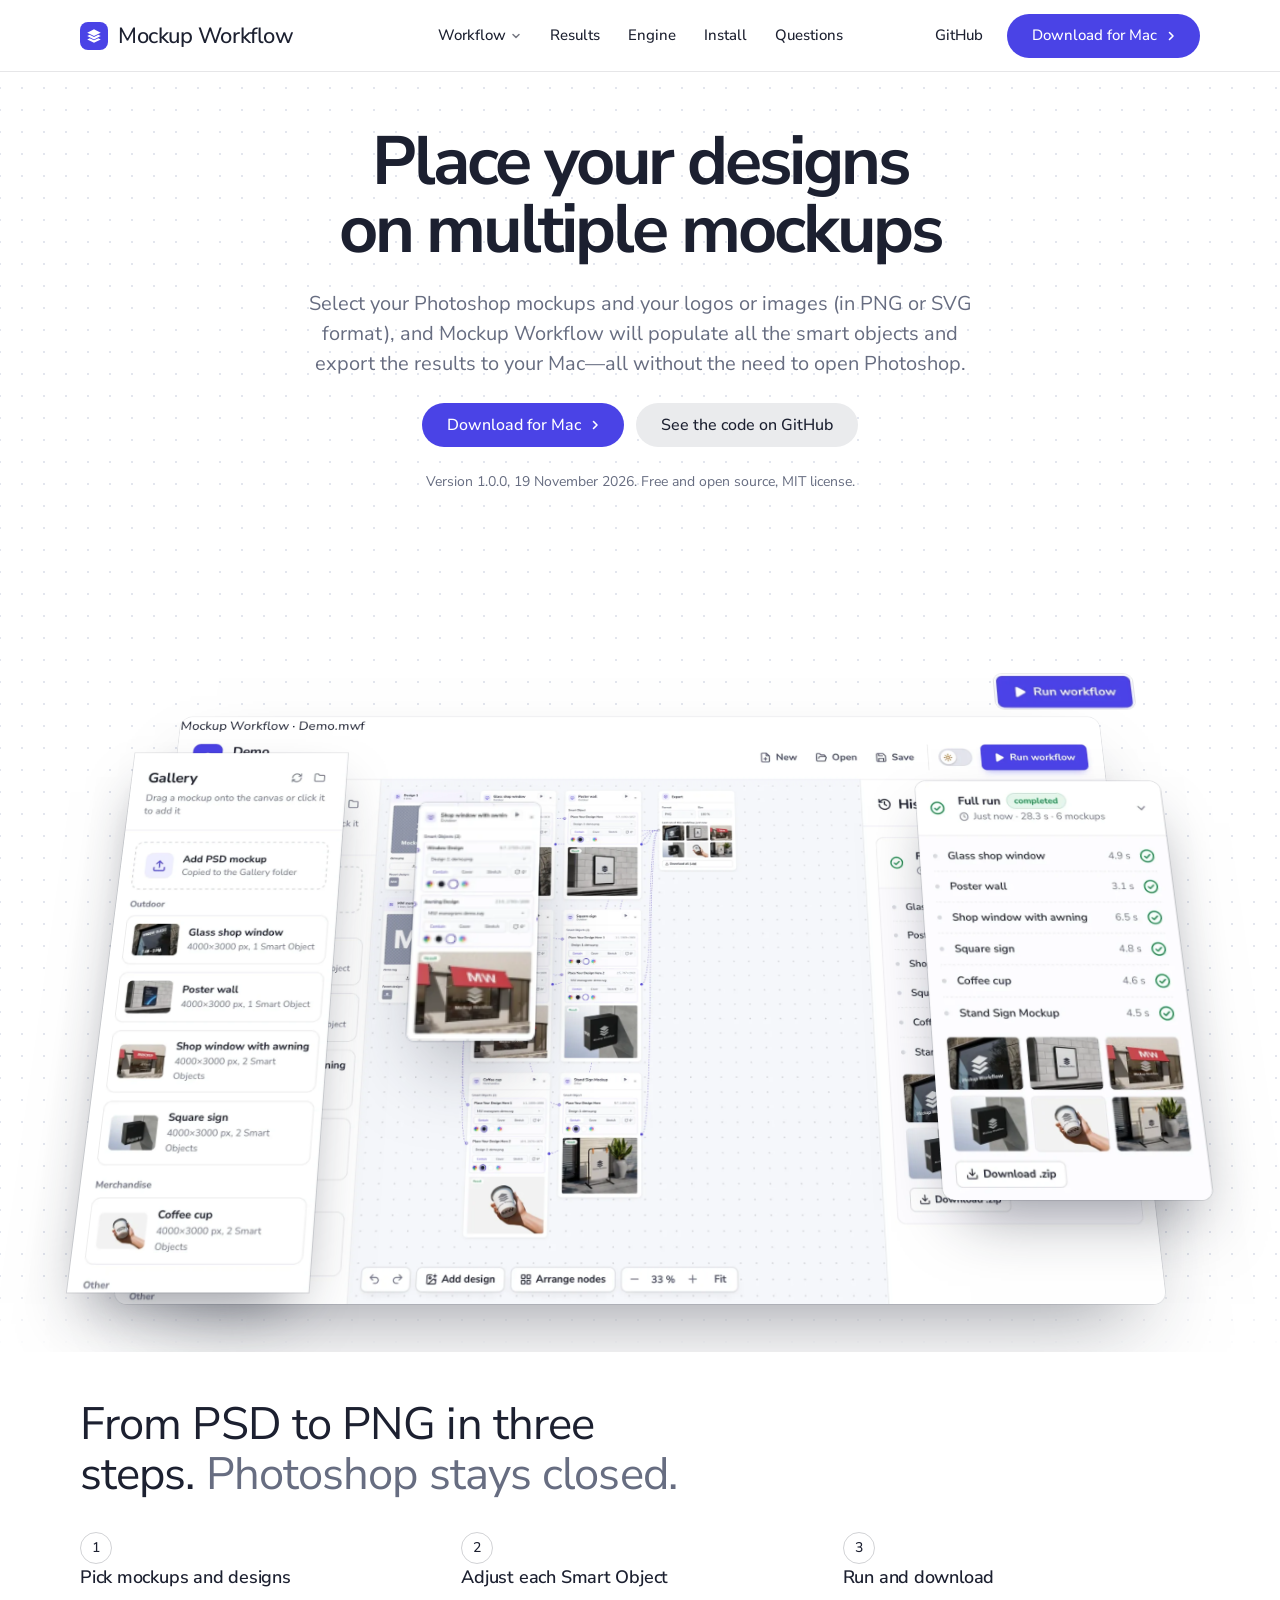
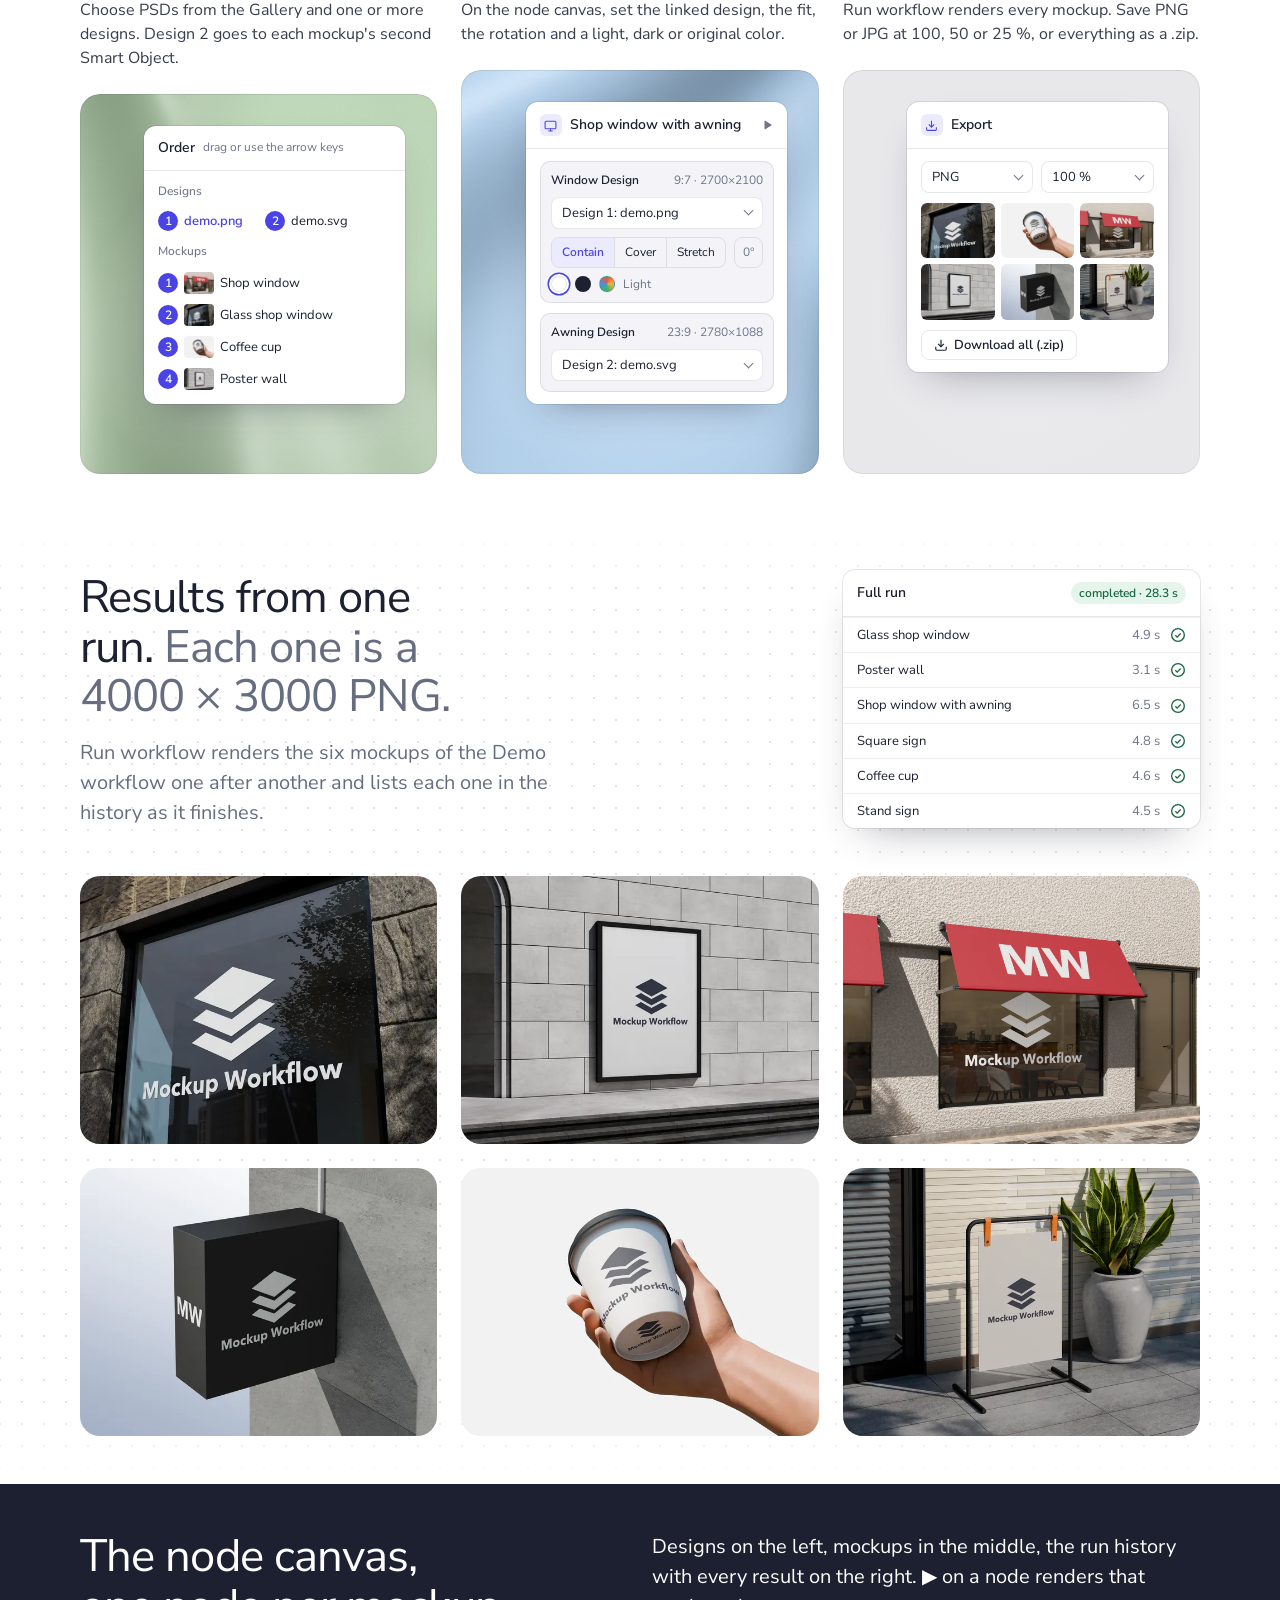
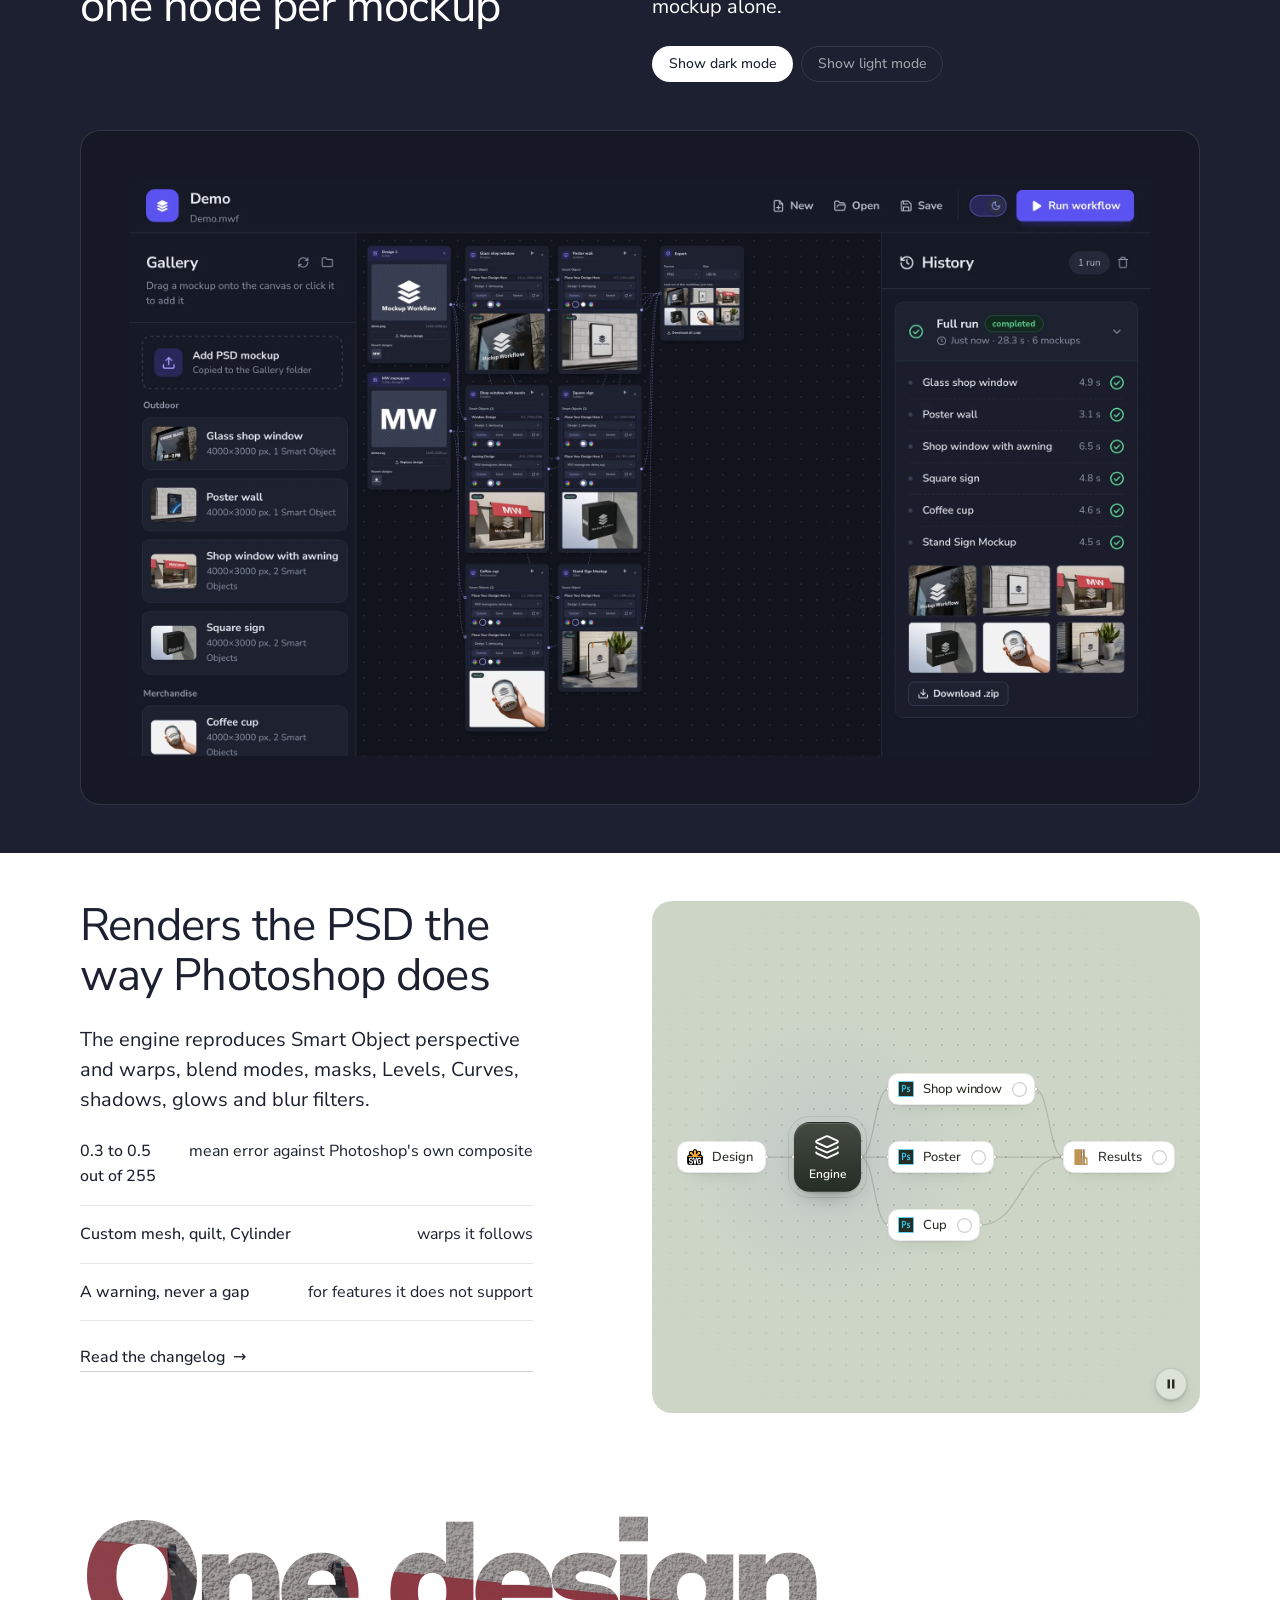
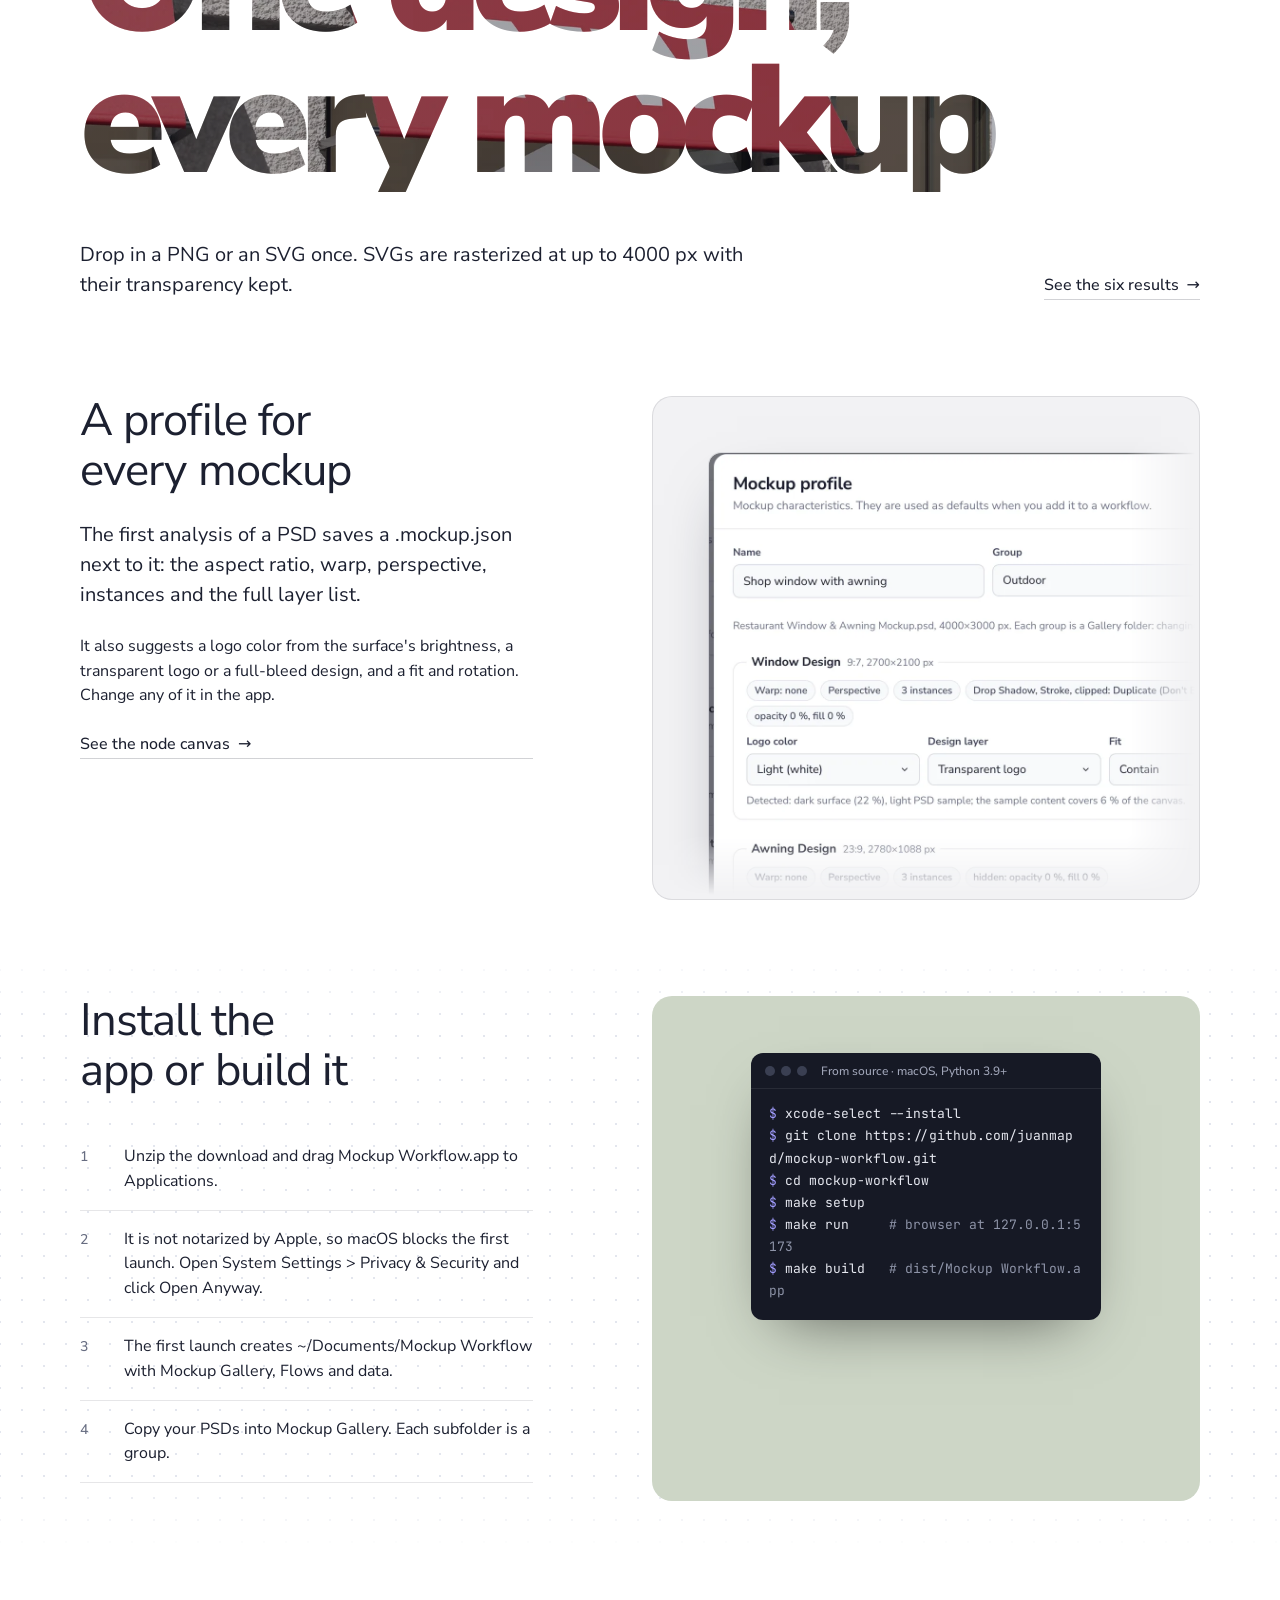
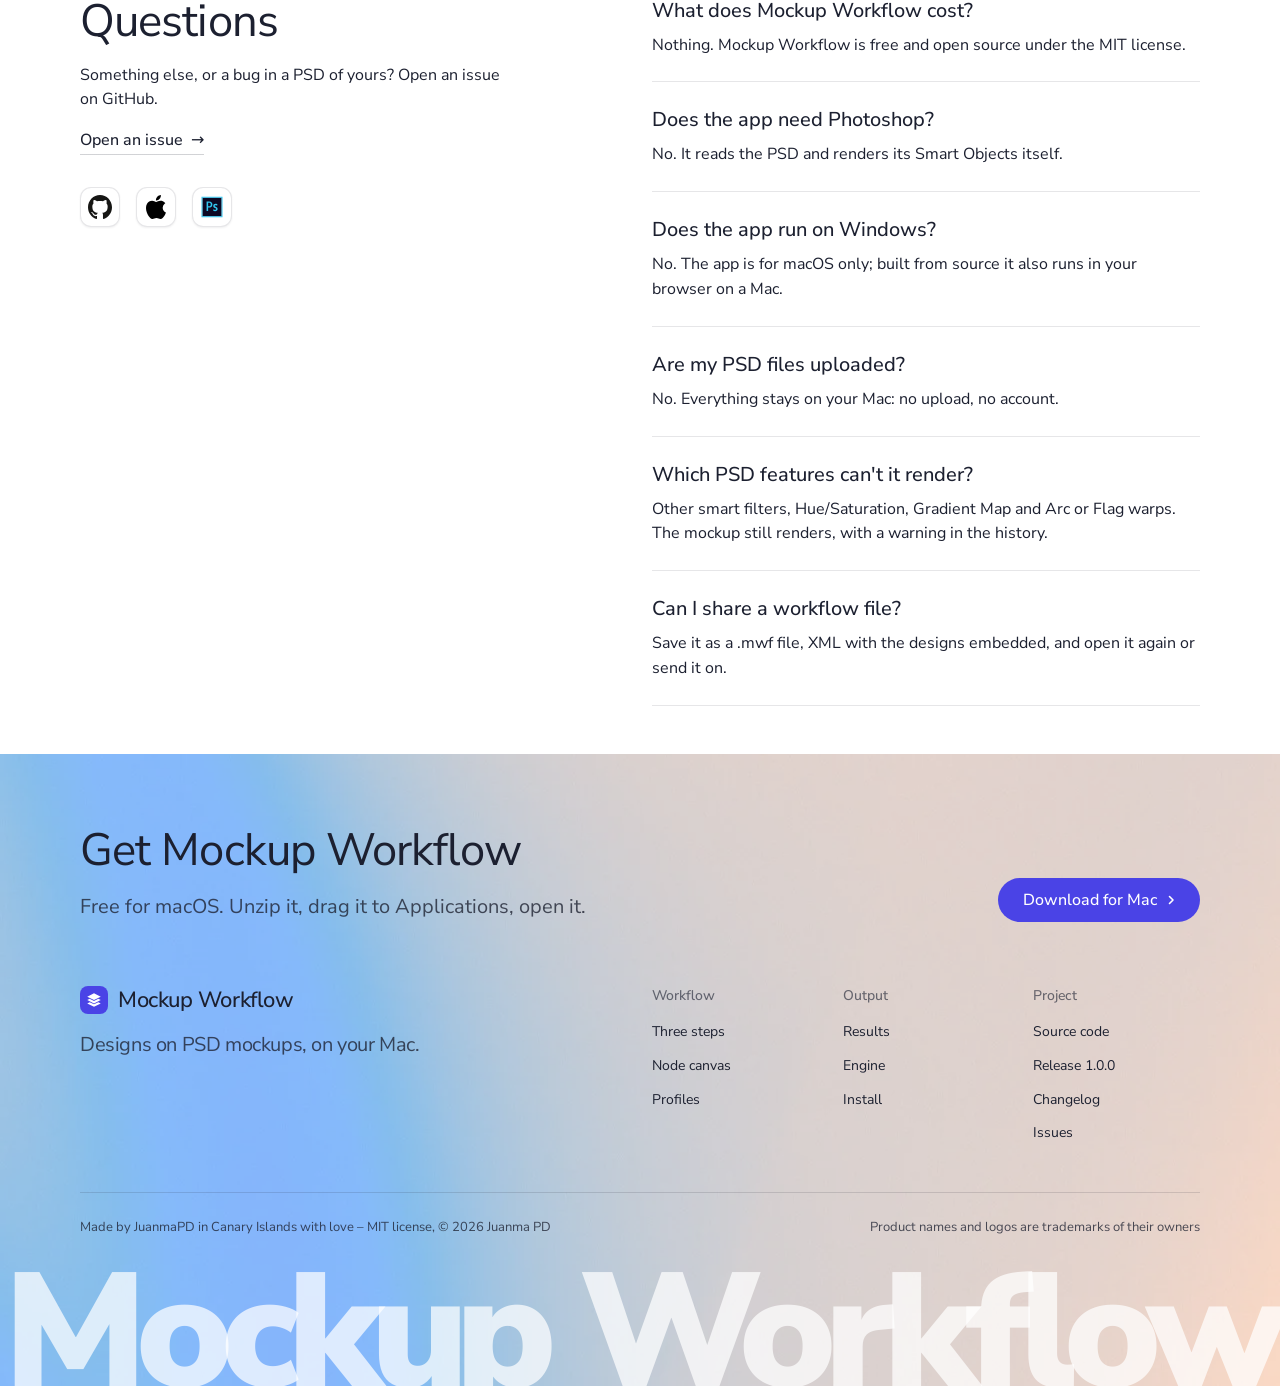
<file: site/index.html>
<!doctype html>
<html lang="en" data-type="software" data-radius="soft" data-ground="sage" data-buttons="pill" data-motion>
<head>
<meta charset="utf-8">
<meta name="viewport" content="width=device-width, initial-scale=1, viewport-fit=cover">
<title>Mockup Workflow: a Mac app that puts designs on PSD mockups</title>
<meta name="description" content="Place a logo, PNG or SVG on several Photoshop mockups at once and export every result without opening Photoshop. Free and open source.">
<meta property="og:type" content="website">
<meta property="og:title" content="Mockup Workflow: a Mac app that puts designs on PSD mockups">
<meta property="og:description" content="One design on many Photoshop mockups, rendered on your Mac without Photoshop. Free, MIT license.">
<meta property="og:url" content="https://juanmapd.github.io/mockup-workflow/">
<meta property="og:image" content="https://juanmapd.github.io/mockup-workflow/img/share.jpg">
<meta property="og:image:width" content="1200">
<meta property="og:image:height" content="630">
<meta property="og:image:alt" content="The Mockup Workflow node canvas with a finished run">
<meta name="twitter:card" content="summary_large_image">
<link rel="icon" href="img/favicon-64.png" type="image/png">
<link rel="apple-touch-icon" href="img/apple-touch-icon.png">
<meta name="theme-color" content="#ffffff">
<link rel="canonical" href="https://juanmapd.github.io/mockup-workflow/">
<meta name="site-kind" content="software">
<meta name="page-type" content="software">
<link rel="preconnect" href="https://fonts.googleapis.com">
<link rel="preconnect" href="https://fonts.gstatic.com" crossorigin>
<link href="https://fonts.googleapis.com/css2?family=Nunito+Sans:opsz,wght@6..12,400..900&family=JetBrains+Mono:wght@400..500&display=swap" rel="stylesheet">
<link rel="stylesheet" href="assets/system.css">
<link rel="stylesheet" href="assets/ui/cards.css">
<link rel="stylesheet" href="assets/motion/motion.css">
<link rel="stylesheet" href="assets/backgrounds/backgrounds.css">
<link rel="stylesheet" href="assets/layout/layout.css">
<link rel="stylesheet" href="assets/icons/icon.css">
<!-- <html lang="en" data-radius="soft">; start.mjs brand (the client's own colors) with the nunito pairing (--force);
     the family is the client's own Nunito Sans, the app's typeface, in place of the pairing's Nunito -->
<style>
:root {
  --p-bg: #ffffff; --p-surface: #f2f2f4; --p-ink: #1c2030; --p-muted: #676d81;
  --p-accent: #4a43e6; --p-accent-ink: #ffffff; --p-action: #4a43e6; --p-action-ink: #ffffff;
  --p-inv-bg: #1c2030; --p-inv-surface: #292d3d; --p-inv-ink: #ffffff; --p-inv-muted: #a0a2aa;
  --p-inv-accent: #ffffff; --p-inv-accent-ink: #1c2030; --p-inv-action: #ffffff; --p-inv-action-ink: #1c2030;
  --font-display: "Nunito Sans", system-ui, sans-serif;
  --font-text: "Nunito Sans", system-ui, sans-serif;
  --font-mono: "JetBrains Mono", ui-monospace, "SFMono-Regular", Menlo, Consolas, monospace;
  --display-weight: 400;
  --display-tracking: -0.02em;
  --display-tracking-xl: -0.03em;
}
</style>
<link rel="stylesheet" href="assets/diagrams/diagram.css">
<script>document.documentElement.classList.add('m-enter');setTimeout(()=>document.documentElement.classList.add('m-enter-done'),700)</script>
<script src="assets/backgrounds/backgrounds.js"></script>
<script>document.documentElement.classList.add('mo-js');setTimeout(()=>document.documentElement.classList.add('mo-safe'),2500)</script>
<link rel="modulepreload" href="assets/moments/moments.js">
<link rel="modulepreload" href="assets/moments/lib.js">
<link rel="modulepreload" href="assets/moments/giant-type-pass/moment.js">
<style>
/* the logo: the app's three stacked layers on its indigo tile */
.mw-mark { display: inline-grid; place-items: center; width: 28px; height: 28px; border-radius: 8px; background: var(--p-accent); color: #fff; flex: none; }
.mw-mark svg { width: 18px; height: 18px; }
.nav__logo { display: inline-flex; align-items: center; gap: 10px; }

/* the app's own UI, rebuilt as small live fragments (the client's screens: static/app.js) */
.mw-ui { --mw-line: rgb(28 32 48 / .1); --mw-soft: #f4f4f8; --mw-ind: #4a43e6; background: #fff; color: #1c2030; border-radius: 12px; font: 400 13px/1.4 "Nunito Sans", system-ui, sans-serif; box-shadow: 0 0 0 1px rgb(28 32 48 / .1), 0 18px 40px -22px rgb(28 32 48 / .45); overflow: hidden; text-align: left; }
.mw-ui__head { display: flex; align-items: center; gap: 8px; padding: 12px 14px; border-bottom: 1px solid var(--mw-line); }
.mw-ui__head b { font-weight: 600; font-size: 14px; }
.mw-ui__head small { color: #6e7489; font-size: 12px; }
.mw-ui__head .mw-play { margin-left: auto; color: #6e7489; }
.mw-ui__ico { display: inline-grid; place-items: center; width: 22px; height: 22px; border-radius: 6px; background: #ecebfd; color: var(--mw-ind); flex: none; }
.mw-ui__ico svg { width: 13px; height: 13px; }
.mw-ui__body { padding: 12px 14px; display: grid; gap: 10px; }
.mw-ui__label { font-size: 12px; color: #6e7489; font-weight: 500; }
.mw-chips { display: flex; flex-wrap: wrap; gap: 6px 14px; }
.mw-chip { display: inline-flex; align-items: center; gap: 6px; padding: 2px 8px 2px 0; font-size: 13px; white-space: nowrap; }
.mw-chip i { display: inline-grid; place-items: center; width: 20px; height: 20px; border-radius: 50%; background: var(--mw-ind); color: #fff; font: 600 12px/1 "Nunito Sans", sans-serif; font-style: normal; }
.mw-chip img { width: 30px; height: 22px; border-radius: 4px; object-fit: cover; }
.mw-chip.is-on { font-weight: 600; color: var(--mw-ind); }
.mw-field { display: flex; align-items: center; justify-content: space-between; height: 32px; padding: 0 10px; border: 1px solid var(--mw-line); border-radius: 8px; background: #fff; font-size: 13px; }
.mw-field::after { content: ""; width: 7px; height: 7px; border-right: 1.5px solid #6e7489; border-bottom: 1.5px solid #6e7489; transform: translateY(-2px) rotate(45deg); }
.mw-row { display: flex; align-items: center; gap: 8px; }
.mw-row > .mw-field { flex: 1; }
.mw-seg { display: inline-flex; border: 1px solid var(--mw-line); border-radius: 8px; overflow: hidden; }
.mw-seg span { padding: 6px 10px; font-size: 12px; border-left: 1px solid var(--mw-line); }
.mw-seg span:first-child { border-left: 0; }
.mw-seg span.is-on { background: #ecebfd; color: var(--mw-ind); font-weight: 600; }
.mw-rot { font-size: 12px; color: #6e7489; padding: 6px 8px; border: 1px solid var(--mw-line); border-radius: 8px; }
.mw-dots { display: flex; gap: 8px; align-items: center; font-size: 12px; color: #6e7489; }
.mw-dot { width: 16px; height: 16px; border-radius: 50%; border: 1px solid var(--mw-line); }
.mw-dot--light { background: #fff; box-shadow: 0 0 0 2px #fff, 0 0 0 3.5px var(--mw-ind); }
.mw-dot--dark { background: #1c2030; }
.mw-dot--orig { background: conic-gradient(#e2574c, #f2b632, #3bb273, #4a90d9, #e2574c); }
.mw-so { display: grid; gap: 8px; padding: 10px; border: 1px solid var(--mw-line); border-radius: 10px; background: var(--mw-soft); }
.mw-so__t { display: flex; justify-content: space-between; font-size: 12px; } .mw-so__t b { font-weight: 600; } .mw-so__t span { color: #6e7489; }
.mw-thumbs { display: grid; grid-template-columns: repeat(3, 1fr); gap: 6px; }
.mw-thumbs img { width: 100%; aspect-ratio: 4 / 3; object-fit: cover; border-radius: 6px; display: block; }
.mw-btn { display: inline-flex; align-items: center; gap: 6px; height: 30px; padding: 0 12px; border: 1px solid var(--mw-line); border-radius: 8px; font-size: 13px; font-weight: 600; width: fit-content; }
.mw-btn svg { width: 14px; height: 14px; }

/* the full run card (now in #results) */
.mw-run { padding: 0; }
.mw-run .mw-ui__head .mw-ok-chip { margin-left: auto; }
.mw-ok-chip { display: inline-flex; align-items: center; height: 22px; padding: 0 8px; border-radius: 99px; background: #e5f5ec; color: #17673f; font-size: 12px; font-weight: 600; }
.mw-line { display: flex; align-items: center; gap: 10px; padding: 8px 14px; border-top: 1px solid rgb(28 32 48 / .07); font-size: 13px; }
.mw-line:first-of-type { border-top: 0; }
.mw-line span { flex: 1; } .mw-line em { font-style: normal; color: #6e7489; }
.mw-line svg { width: 16px; height: 16px; color: #17673f; flex: none; }

/* steps: one panel height for the three cards */
#how .panel { --p-h: 380px; }
#how .stage > .at-rise { --ay: 32px; --ay-sm: 16px; }
@media (max-width: 639px) { #how .panel { --p-h: 270px; } }

/* results: three results in one row on the page's columns */
.wall { margin-top: var(--s-7); }
.wall > figure { margin: 0; position: relative; overflow: hidden; border-radius: var(--r-lg); aspect-ratio: 4 / 3; background: var(--surface); }
.wall > figure > img { position: absolute; inset: 0; width: 100%; height: 100%; object-fit: cover; }
@media (min-width: 640px) and (max-width: 1023px) { .wall.grid > figure { grid-column: auto / span 6; aspect-ratio: 4 / 3; } }
@media (max-width: 639px) { .wall { row-gap: var(--s-3); } .wall > figure { aspect-ratio: 4 / 3; } }

/* the canvas: the app's own screenshot across the wrap, cut by the frame's foot */
.mw-shot { margin-top: var(--s-7); border-radius: var(--r-lg); overflow: hidden; border: 1px solid rgb(255 255 255 / .12); position: relative; background: #161925; }
.mw-shot > img { display: block; width: 100%; height: 100%; object-fit: cover; object-position: 0 0; }
.mw-shot > img[hidden] { display: none; }
.mw-canvas-head .tabs { margin-top: var(--s-5); }
@media (max-width: 639px) { .mw-shot > img { object-position: 30% 0; } }

/* the profile dialog in the split frame */
.mw-dialog { width: 760px; max-width: none; border-radius: 12px; overflow: hidden; box-shadow: 0 0 0 1px rgb(28 32 48 / .1), 0 24px 60px -28px rgb(28 32 48 / .5); background: #fff; }
.mw-dialog img { display: block; width: 100%; height: auto; }

/* install: the commands as a terminal */
.mw-term { background: #161925; color: #e6e8f0; border-radius: 12px; font: 400 13px/1.7 var(--font-mono); padding: 0 0 18px; box-shadow: 0 24px 60px -28px rgb(0 0 0 / .6); overflow: hidden; }
.mw-term__bar { display: flex; align-items: center; gap: 6px; height: 36px; padding: 0 14px; border-bottom: 1px solid rgb(255 255 255 / .08); color: #a0a5b8; font: 500 12px/1 var(--font-text); }
.mw-term__bar i { width: 10px; height: 10px; border-radius: 50%; background: #3a3f52; }
.mw-term__bar span { margin-left: 8px; }
.mw-term pre { margin: 0; padding: 14px 18px 0; white-space: pre-wrap; word-break: break-all; font: inherit; }
.mw-term .p { color: #a29dff; } .mw-term .c { color: #8e94a8; }
.mw-steps { list-style: none; padding: 0; margin: var(--s-6) 0 0; counter-reset: s; display: grid; }
.mw-steps li { counter-increment: s; display: grid; grid-template-columns: 32px 1fr; gap: var(--s-3); padding: var(--s-4) 0; border-bottom: 1px solid var(--line); font-size: var(--t-body); line-height: 1.55; }
.mw-steps li::before { content: counter(s); font: 500 var(--t-small)/1.9 var(--font-text); color: var(--muted); }
.mw-steps code, .faq code { font: 400 .92em var(--font-mono); }

@media (max-width: 1023px) { .mw-facts > li { display: grid; gap: 2px; justify-items: start; } .mw-facts .rows__value { text-align: left; } }
.mw-icons { display: flex; gap: var(--s-4); margin-top: var(--s-6); }
#engine .frame, #install .frame, #profiles .frame { --ratio: 92%; }
@media (max-width: 639px) { #engine .frame, #install .frame, #profiles .frame { --ratio: 100%; } }
#design .mo-gt__row { margin-top: var(--s-9); }
@media (min-width: 640px) and (max-width: 1023px) { #design .mo-gt__type { font-size: 17.5vw; } }
@media (max-width: 639px) { .nav__bar .nav__logo .mw-name { position: absolute; width: 1px; height: 1px; overflow: hidden; clip: rect(0 0 0 0); white-space: nowrap; } }
@media (min-width: 1280px) and (max-height: 800px) { #how .panel { --p-h: 268px; } }

/* ------------------------------------------------ the page's rhythm: fixed spacing, never the window's height */
:root { --sp: 48px; scroll-padding-top: calc(var(--nav) + 24px); }
@media (max-width: 639px) { :root { --sp: 36px; } }
:root main > :is(section, .section), :root footer.closing {
  height: auto; min-height: 0; padding: var(--sp) 0;
}
:root main > :is(section, .section) > .wrap, :root footer.closing > .wrap { height: auto; }
:root main > section > .wrap > .fill { flex: none; }
main > .section .section-head { margin-bottom: var(--s-6); }
#canvas .mw-shot { aspect-ratio: 2400 / 1447; }
@media (max-width: 639px) { #canvas .mw-shot { aspect-ratio: 4 / 3; } }
#engine .frame, #install .frame, #profiles .frame { min-height: 460px; }
@media (max-width: 1023px) { #engine .frame, #install .frame, #profiles .frame { min-height: 380px; margin-top: var(--s-6); } }

/* ------------------------------------------------ the app's canvas dots as a ground */
.dots::before { content: ""; position: absolute; inset: 0; z-index: 0; pointer-events: none;
  background-image: radial-gradient(#e3e6ee 1.2px, transparent 1.3px); background-size: 22px 22px; background-position: 11px 11px;
  -webkit-mask-image: linear-gradient(transparent, #000 72px, #000 calc(100% - 72px), transparent);
          mask-image: linear-gradient(transparent, #000 72px, #000 calc(100% - 72px), transparent); }

/* ------------------------------------------------ hero: the main window with a flow open; its panels lift
   off the window and settle into it as the page scrolls (--p 0 to 1, set by the script at the foot) */
:root main > .hero.mw-hero { height: auto; min-height: 0; padding: calc(var(--nav) + 56px) 0 var(--sp); overflow: clip; }
.mw-hero > .wrap { display: block; height: auto; }
.mw-hero__text { position: relative; z-index: 2; max-width: 820px; margin: 0 auto; text-align: center; display: grid; justify-items: center; gap: var(--s-5); }
.mw-hero__text h1 { font-size: clamp(40px, 4.4vw + 12px, 80px); font-weight: 700; letter-spacing: -0.045em; line-height: 1; text-wrap: balance; }
.mw-hero__text .hero__lead { max-width: 58ch; font-size: var(--t-lead); color: var(--muted); }
.mw-hero__text .btn-row { justify-content: center; }
.mw-hero__text .hero__proof { font-size: var(--t-small); color: var(--muted); }
.mw-stage { --p: 0; position: relative; z-index: 1; margin-top: var(--s-8); perspective: 1800px; perspective-origin: 50% 30%; }
.mw-tilt { transform-origin: 50% 100%; transform-style: preserve-3d;
  transform: rotateX(calc((1 - var(--p)) * var(--tilt, 24deg))) scale(calc(.94 + var(--p) * .06)); will-change: transform; }
.mw-app { background: #fff; border-radius: 14px; box-shadow: 0 0 0 1px rgb(28 32 48 / .1), 0 40px 90px -40px rgb(28 32 48 / .55); transform-style: preserve-3d; }
.mw-app .mw-win__bar { border-radius: 14px 14px 0 0; background: #fff; }
.mw-app__screen { position: relative; transform-style: preserve-3d; }
.mw-app__screen > img:first-child { display: block; width: 100%; height: auto; border-radius: 0 0 14px 14px; }
.mw-layer { position: absolute; left: var(--x); top: var(--y); width: var(--w); height: auto; max-width: none; border-radius: var(--r, 10px);
  --q: calc(1 - var(--p));
  transform: translate3d(calc(var(--q) * var(--dx)), calc(var(--q) * var(--dy)), calc(var(--q) * var(--dz))) scale(calc(1 + var(--q) * var(--ds, 0)));
  box-shadow: 0 0 0 1px rgb(28 32 48 / calc(var(--q) * .12)), 0 calc(var(--q) * 30px) calc(var(--q) * 60px) -20px rgb(28 32 48 / calc(var(--q) * .5));
  will-change: transform; }
.mw-layer--gallery { --x: 0%; --y: 8.85%; --w: 22.17%; --r: 0; --dx: -28px; --dy: 0px; --dz: 70px; }
.mw-layer--node { --x: 32.83%; --y: 33.17%; --w: 8.17%; --r: 6px; --dx: -30px; --dy: -20px; --dz: 150px; --ds: .45; }
.mw-layer--history { --x: 75%; --y: 20.04%; --w: 23.75%; --r: 12px; --dx: 36px; --dy: -10px; --dz: 110px; --ds: .04; }
.mw-layer--run { --x: 86.67%; --y: 1.52%; --w: 11.83%; --r: 8px; --dx: 8px; --dy: -16px; --dz: 130px; --ds: .2; }
@media (max-width: 639px) {
  :root main > .hero.mw-hero { padding-top: calc(var(--nav) + 32px); }
  .mw-hero__text { text-align: left; justify-items: start; }
  .mw-hero__text .btn-row { justify-content: flex-start; }
  .mw-stage { margin-top: var(--s-6); margin-inline: calc(-1 * var(--gut)); overflow: hidden; padding-left: var(--gut); }
  .mw-app { width: 760px; }
  .mw-tilt { --tilt: 12deg; }
}
@media (prefers-reduced-motion: reduce) { .mw-stage { --p: 1 !important; } }

/* ------------------------------------------------ results head with the full run */
.mw-results-head { align-items: end; }
.mw-results-head h2 { max-width: 18ch; }
.mw-results-head .t-lead { margin-top: var(--s-4); max-width: 44ch; color: var(--muted); }
.mw-run { width: 100%; }

/* ------------------------------------------------ the statement: heavy and tight */
#design .mo-gt__type { font-weight: 900; letter-spacing: -0.065em; line-height: .92; padding-right: .06em; }
#design .mo-gt__row { margin-top: var(--s-7); }

/* ------------------------------------------------ footer: the gradient ground with the name across it */
footer.closing.mw-foot { position: relative; overflow: hidden; isolation: isolate;
  background: linear-gradient(rgb(255 255 255 / .5), rgb(255 255 255 / .5)), url("img/footer-ground.webp") center / cover no-repeat, #e2d0c8;
  padding: calc(var(--sp) + 24px) 0 calc(var(--sp) + var(--word-h, 12vw) * .62); color: var(--p-ink); }
.mw-foot .closing__cta { gap: 0; }
.mw-foot .footer__legal { border-top-color: rgb(28 32 48 / .14); }
.mw-foot .t-lead, .mw-foot .footer__lede, .mw-foot .footer__legal { color: rgb(28 32 48 / .78); }
.mw-foot .footer__col h3 { color: rgb(28 32 48 / .62); }
.mw-foot__word { position: absolute; z-index: -1; left: 0; right: 0; bottom: 0; margin: 0; pointer-events: none; user-select: none;
  font: 900 15.2vw/.78 var(--font-display); letter-spacing: -0.07em; white-space: nowrap; text-align: center;
  color: rgb(255 255 255 / .72); transform: translateY(.06em); }
</style>
</head>
<body>
<!-- type: software
     deal: hero collage, nav nav-centre, close close-word, footer footer-columns, rhythm dark-band, buttons pill,
     mark wordmark (the client's own logo replaces it), ground sage, effect fluted-glass (the hero frame, held still),
     card ground silk-folds (the three steps panels), grounds none
     palette: start.mjs brand, the client's own indigo #4a43e6 on white with ink #1c2030 (the app's colors)
     hero: the main window tilted with its panels lifted, settling on scroll; full run card in #results; canvas dots as a ground
     moments:
              giant-type-pass in #design (the statement, one real result passing through the letters) -->
<header class="nav nav--centre">
  <div class="wrap nav__bar">
    <a class="skip-link" href="#top">Skip to content</a>
    <a class="nav__logo" href="#top"><span class="mw-mark" aria-hidden="true"><svg viewBox="0 0 24 24"><polygon points="3,16.5 6.2,14.9 12,17.8 17.8,14.9 21,16.5 12,21" fill="currentColor"/><polygon points="3,12 6.2,10.4 12,13.3 17.8,10.4 21,12 12,16.5" fill="currentColor"/><polygon points="3,7.5 12,3 21,7.5 12,12" fill="currentColor"/></svg></span><span class="mw-name">Mockup Workflow</span></a>
    <nav class="nav__links" aria-label="Main">
      <div class="nav__item">
        <a class="nav__link" href="#how">Workflow <svg class="chev" viewBox="0 0 12 12" aria-hidden="true"><path d="M3 4.5l3 3 3-3" fill="none" stroke="currentColor" stroke-width="1.5" stroke-linecap="round" stroke-linejoin="round"/></svg></a>
        <div class="nav__menu">
          <div class="wrap grid">
            <div class="menu-col span-3">
              <p class="t-label">Workflow</p>
              <a href="#how">Three steps<span>Pick, adjust, run</span></a>
              <a href="#canvas">Node canvas<span>One node per mockup</span></a>
              <a href="#profiles">Mockup profiles<span>Defaults saved per PSD</span></a>
            </div>
          </div>
        </div>
      </div>
      <div class="nav__item"><a class="nav__link" href="#results">Results</a></div>
      <div class="nav__item"><a class="nav__link" href="#engine">Engine</a></div>
      <div class="nav__item"><a class="nav__link" href="#install">Install</a></div>
      <div class="nav__item"><a class="nav__link" href="#faq">Questions</a></div>
    </nav>
    <div class="nav__actions">
      <a class="nav__link" href="https://github.com/juanmapd/mockup-workflow">GitHub</a>
      <a class="btn btn--primary" href="https://github.com/juanmapd/mockup-workflow/releases/download/v1.0.0/Mockup-Workflow-1.0.0-macOS.zip">Download for Mac</a>
    </div>
    <button class="nav__toggle" type="button" aria-expanded="false" aria-label="Menu">
      <svg width="18" height="18" viewBox="0 0 18 18" aria-hidden="true"><path d="M2 5h14M2 13h14" stroke="currentColor" stroke-width="1.6" stroke-linecap="round"/></svg>
    </button>
  </div>
</header>

<main id="top">
  <section class="hero mw-hero dots" data-enter aria-labelledby="hero-h">
    <div class="wrap">
      <div class="mw-hero__text">
        <h1 id="hero-h">Place your designs on multiple mockups</h1>
        <p class="hero__lead">Select your Photoshop mockups and your logos or images (in PNG or SVG format), and Mockup Workflow will populate all the smart objects and export the results to your Mac—all without the need to open Photoshop.</p>
        <div class="btn-row"><a class="btn btn--primary" href="https://github.com/juanmapd/mockup-workflow/releases/download/v1.0.0/Mockup-Workflow-1.0.0-macOS.zip">Download for Mac<svg class="m-arrow" viewBox="0 0 12 12" aria-hidden="true"><path class="m-arrow__stem" d="M1 6h8"/><path class="m-arrow__head" d="M4.5 2.5 8 6l-3.5 3.5"/></svg></a><a class="btn btn--secondary" href="https://github.com/juanmapd/mockup-workflow">See the code on GitHub</a></div>
        <p class="hero__proof">Version 1.0.0, 19 November 2026. Free and open source, MIT license.</p>
      </div>
      <div class="mw-stage" role="img" aria-label="Mockup Workflow's main window with the Demo workflow open: the Gallery of PSD mockups, the node canvas with two designs linked to six mockups, and the history of a full run with its six results">
        <!-- CLIENT FILE screenshot: img/canvas-light.webp; the lifted panels are crops of it (img/hero-*.webp) -->
        <div class="mw-tilt">
          <div class="mw-app" aria-hidden="true">
            <div class="mw-win__bar"><span class="mw-win__dots"><i></i><i></i><i></i></span><span>Mockup Workflow · Demo.mwf</span></div>
            <div class="mw-app__screen">
              <img src="img/canvas-light-1200.webp" srcset="img/canvas-light-1200.webp 1200w, img/canvas-light.webp 2400w" sizes="(max-width: 639px) 760px, min(1280px, 100vw)" alt="" width="2400" height="1447" fetchpriority="high">
              <img class="mw-layer mw-layer--gallery" src="img/hero-gallery.webp" alt="" width="532" height="1318">
              <img class="mw-layer mw-layer--node" src="img/hero-node.webp" alt="" width="196" height="400">
              <img class="mw-layer mw-layer--history" src="img/hero-history.webp" alt="" width="570" height="974">
              <img class="mw-layer mw-layer--run" src="img/hero-run.webp" alt="" width="284" height="80">
            </div>
          </div>
        </div>
      </div>
    </div>
  </section>

  <section class="section" id="how" aria-labelledby="how-h">
    <div class="wrap">
      <div class="section-head">
        <h2 id="how-h">From PSD to PNG in three steps. <span class="muted">Photoshop stays closed.</span></h2>
      </div>
      <div class="grid">
        <article class="card card--row card--open span-4 m-nolift">
          <span class="step-num">1</span>
          <h3>Pick mockups and designs</h3>
          <p>Choose PSDs from the Gallery and one or more designs. Design 2 goes to each mockup's second Smart Object.</p>
          <div class="panel" data-fx="silk-folds" data-fx-seed="11" data-fx-palette='{"bg":"#cdd6c6","surface":"#dce3d6","ink":"#262d24","accent":"#6c8e63"}' data-fx-params='{"speed":0}' role="img" aria-label="The Order bar: two designs and four mockups numbered in the order they are placed">
            <div class="stage stage--fade-b"><div class="at-rise fit" style="--fit-max:330px">
              <div class="mw-ui" aria-hidden="true">
                <div class="mw-ui__head"><b>Order</b><small>drag or use the arrow keys</small></div>
                <div class="mw-ui__body">
                  <span class="mw-ui__label">Designs</span>
                  <div class="mw-chips"><span class="mw-chip is-on"><i>1</i>demo.png</span><span class="mw-chip"><i>2</i>demo.svg</span></div>
                  <span class="mw-ui__label">Mockups</span>
                  <div class="mw-chips">
                    <span class="mw-chip"><i>1</i><img src="img/c-shop-window-awning.webp" alt="" width="64" height="48" loading="lazy">Shop window</span>
                    <span class="mw-chip"><i>2</i><img src="img/c-glass-shop-window.webp" alt="" width="64" height="48" loading="lazy">Glass shop window</span>
                    <span class="mw-chip"><i>3</i><img src="img/c-coffee-cup.webp" alt="" width="64" height="48" loading="lazy">Coffee cup</span>
                    <span class="mw-chip"><i>4</i><img src="img/c-poster-wall.webp" alt="" width="64" height="48" loading="lazy">Poster wall</span>
                  </div>
                </div>
              </div>
            </div></div>
          </div>
        </article>
        <article class="card card--row card--open span-4 m-nolift">
          <span class="step-num">2</span>
          <h3>Adjust each Smart Object</h3>
          <p>On the node canvas, set the linked design, the fit, the rotation and a light, dark or original color.</p>
          <div class="panel" data-fx="silk-folds" data-fx-seed="27" data-fx-palette='{"bg":"#c6d3df","surface":"#d6e0e9","ink":"#25303a","accent":"#7f9fbd"}' data-fx-params='{"speed":0,"tone":1}' role="img" aria-label="A mockup node: the window Smart Object linked to demo.png, fit set to Contain, rotation 0 degrees, color light">
            <div class="stage stage--fade-b"><div class="at-rise fit" style="--fit-max:330px">
              <div class="mw-ui" aria-hidden="true">
                <div class="mw-ui__head"><span class="mw-ui__ico"><svg viewBox="0 0 24 24" fill="none" stroke="currentColor" stroke-width="2"><rect x="2" y="4" width="20" height="14" rx="2"/><path d="M8 22h8"/><path d="M12 18v4"/></svg></span><b>Shop window with awning</b><span class="mw-play"><svg width="12" height="12" viewBox="0 0 24 24"><path d="M7 4.5v15a1 1 0 0 0 1.5.86l12-7.5a1 1 0 0 0 0-1.72l-12-7.5A1 1 0 0 0 7 4.5Z" fill="currentColor"/></svg></span></div>
                <div class="mw-ui__body">
                  <div class="mw-so">
                    <div class="mw-so__t"><b>Window Design</b><span>9:7 · 2700×2100</span></div>
                    <div class="mw-field">Design 1: demo.png</div>
                    <div class="mw-row"><span class="mw-seg"><span class="is-on">Contain</span><span>Cover</span><span>Stretch</span></span><span class="mw-rot">0°</span></div>
                    <div class="mw-dots"><span class="mw-dot mw-dot--light"></span><span class="mw-dot mw-dot--dark"></span><span class="mw-dot mw-dot--orig"></span><span>Light</span></div>
                  </div>
                  <div class="mw-so">
                    <div class="mw-so__t"><b>Awning Design</b><span>23:9 · 2780×1088</span></div>
                    <div class="mw-field">Design 2: demo.svg</div>
                  </div>
                </div>
              </div>
            </div></div>
          </div>
        </article>
        <article class="card card--row card--open span-4 m-nolift">
          <span class="step-num">3</span>
          <h3>Run and download</h3>
          <p>Run workflow renders every mockup. Save PNG or JPG at 100, 50 or 25 %, or everything as a .zip.</p>
          <div class="panel" data-fx="silk-folds" data-fx-seed="53" data-fx-palette='{"bg":"#d9ccb7","surface":"#e9e0d2","ink":"#2a2622","accent":"#a8794a"}' data-fx-params='{"speed":0}' role="img" aria-label="The Export node: PNG at 100 percent, six finished results and the Download all button">
            <div class="stage stage--fade-b"><div class="at-rise fit" style="--fit-max:330px">
              <div class="mw-ui" aria-hidden="true">
                <div class="mw-ui__head"><span class="mw-ui__ico"><svg viewBox="0 0 24 24" fill="none" stroke="currentColor" stroke-width="2"><path d="M12 3v12"/><path d="m7 10 5 5 5-5"/><path d="M21 15v4a2 2 0 0 1-2 2H5a2 2 0 0 1-2-2v-4"/></svg></span><b>Export</b></div>
                <div class="mw-ui__body">
                  <div class="mw-row"><div class="mw-field">PNG</div><div class="mw-field">100 %</div></div>
                  <div class="mw-thumbs">
                    <img loading="lazy" width="192" height="144" src="img/t-glass-shop-window.webp" alt=""><img loading="lazy" width="192" height="144" src="img/t-coffee-cup.webp" alt=""><img loading="lazy" width="192" height="144" src="img/t-shop-window-awning.webp" alt="">
                    <img loading="lazy" width="192" height="144" src="img/t-poster-wall.webp" alt=""><img loading="lazy" width="192" height="144" src="img/t-square-sign.webp" alt=""><img loading="lazy" width="192" height="144" src="img/t-stand-sign.webp" alt="">
                  </div>
                                    <span class="mw-btn"><svg viewBox="0 0 24 24" fill="none" stroke="currentColor" stroke-width="2"><path d="M12 3v12"/><path d="m7 10 5 5 5-5"/><path d="M21 15v4a2 2 0 0 1-2 2H5a2 2 0 0 1-2-2v-4"/></svg>Download all (.zip)</span>
                </div>
              </div>
            </div></div>
          </div>
        </article>
      </div>
    </div>
  </section>

  <section class="section dots" id="results" aria-labelledby="results-h">
    <div class="wrap">
      <div class="grid mw-results-head">
        <div class="span-7">
          <h2 id="results-h">Results from one run. <span class="muted">Each one is a 4000 × 3000 PNG.</span></h2>
          <p class="t-lead">Run workflow renders the six mockups of the Demo workflow one after another and lists each one in the history as it finishes.</p>
        </div>
        <div class="span-4 start-9 mw-ui mw-run" aria-hidden="true" data-ly-steps="700">
          <div class="mw-ui__head"><b>Full run</b><span class="mw-ok-chip" data-step data-step-at="6">completed · 28.3 s</span></div>
          <div class="mw-line" data-step><span>Glass shop window</span><em>4.9 s</em><svg viewBox="0 0 24 24" fill="none" stroke="currentColor" stroke-width="2"><circle cx="12" cy="12" r="9.5"/><path d="m8 12.5 2.7 2.7L16 9.8"/></svg></div>
          <div class="mw-line" data-step><span>Poster wall</span><em>3.1 s</em><svg viewBox="0 0 24 24" fill="none" stroke="currentColor" stroke-width="2"><circle cx="12" cy="12" r="9.5"/><path d="m8 12.5 2.7 2.7L16 9.8"/></svg></div>
          <div class="mw-line" data-step><span>Shop window with awning</span><em>6.5 s</em><svg viewBox="0 0 24 24" fill="none" stroke="currentColor" stroke-width="2"><circle cx="12" cy="12" r="9.5"/><path d="m8 12.5 2.7 2.7L16 9.8"/></svg></div>
          <div class="mw-line" data-step><span>Square sign</span><em>4.8 s</em><svg viewBox="0 0 24 24" fill="none" stroke="currentColor" stroke-width="2"><circle cx="12" cy="12" r="9.5"/><path d="m8 12.5 2.7 2.7L16 9.8"/></svg></div>
          <div class="mw-line" data-step><span>Coffee cup</span><em>4.6 s</em><svg viewBox="0 0 24 24" fill="none" stroke="currentColor" stroke-width="2"><circle cx="12" cy="12" r="9.5"/><path d="m8 12.5 2.7 2.7L16 9.8"/></svg></div>
          <div class="mw-line" data-step><span>Stand sign</span><em>4.5 s</em><svg viewBox="0 0 24 24" fill="none" stroke="currentColor" stroke-width="2"><circle cx="12" cy="12" r="9.5"/><path d="m8 12.5 2.7 2.7L16 9.8"/></svg></div>
        </div>
      </div>
      <div class="wall grid">
        <!-- CLIENT FILE results: img/*.webp, real composites rendered by the app -->
        <figure class="span-4"><img src="img/glass-shop-window-640.webp" srcset="img/glass-shop-window-640.webp 640w, img/glass-shop-window-1280.webp 1280w" sizes="(max-width: 639px) 342px, (max-width: 1023px) 50vw, 420px" alt="A glass shop window in a stone wall carrying the Mockup Workflow logo in white" width="640" height="480" loading="lazy" style="object-position: 30% 50%"></figure>
        <figure class="span-4"><img src="img/poster-wall-640.webp" srcset="img/poster-wall-640.webp 640w, img/poster-wall-1280.webp 1280w" sizes="(max-width: 639px) 342px, (max-width: 1023px) 50vw, 420px" alt="A poster frame on a stone wall holding the Mockup Workflow logo" width="640" height="480" loading="lazy" style="object-position: 38% 50%"></figure>
        <figure class="span-4"><img src="img/shop-window-awning-640.webp" srcset="img/shop-window-awning-640.webp 640w, img/shop-window-awning-1280.webp 1280w" sizes="(max-width: 639px) 342px, (max-width: 1023px) 50vw, 420px" alt="A restaurant window with a red awning printed with the MW monogram and the logo on the glass" width="640" height="480" loading="lazy" style="object-position: 50% 50%"></figure>
        <figure class="span-4"><img src="img/square-sign-640.webp" srcset="img/square-sign-640.webp 640w, img/square-sign-1280.webp 1280w" sizes="(max-width: 639px) 342px, (max-width: 1023px) 50vw, 420px" alt="A black square sign on a concrete wall with the logo on its face and the MW monogram on its side" width="640" height="480" loading="lazy" style="object-position: 50% 50%"></figure>
        <figure class="span-4"><img src="img/coffee-cup-640.webp" srcset="img/coffee-cup-640.webp 640w, img/coffee-cup-1280.webp 1280w" sizes="(max-width: 639px) 342px, (max-width: 1023px) 50vw, 420px" alt="A hand holding a paper coffee cup printed with the Mockup Workflow logo" width="640" height="480" loading="lazy" style="object-position: 50% 50%"></figure>
        <figure class="span-4"><img src="img/stand-sign-640.webp" srcset="img/stand-sign-640.webp 640w, img/stand-sign-1280.webp 1280w" sizes="(max-width: 639px) 342px, (max-width: 1023px) 50vw, 420px" alt="A hanging stand sign beside a plant with the Mockup Workflow logo" width="640" height="480" loading="lazy" style="object-position: 55% 50%"></figure>
      </div>
    </div>
  </section>

  <section class="section ground-inverse" id="canvas" aria-labelledby="canvas-h">
    <div class="wrap">
      <div class="grid mw-canvas-head">
        <h2 id="canvas-h" class="span-5">The node canvas, one node per mockup</h2>
        <div class="span-6 start-7">
          <p class="t-lead">Designs on the left, mockups in the middle, the run history with every result on the right. ▶ on a node renders that mockup alone.</p>
          <div class="tabs" role="tablist" aria-label="Appearance">
            <button class="tab" type="button" role="tab" aria-selected="true" aria-controls="shot-dark">Show dark mode</button>
            <button class="tab" type="button" role="tab" aria-selected="false" aria-controls="shot-light">Show light mode</button>
          </div>
        </div>
      </div>
      <div class="frame mw-shot fill" role="img" aria-label="Mockup Workflow's main window: the Gallery of PSD mockups, the node canvas with two designs linked to six mockups, and the history of a full run with its six results">
        <!-- CLIENT FILE screenshots: img/canvas-dark.webp and img/canvas-light.webp (the Demo workflow after a full run) -->
        <img id="shot-dark" role="tabpanel" src="img/canvas-dark.webp" srcset="img/canvas-dark-800.webp 800w, img/canvas-dark-1200.webp 1200w, img/canvas-dark.webp 2400w" sizes="(max-width: 1023px) 100vw, 1280px" alt="" width="2400" height="1447" loading="lazy">
        <img id="shot-light" role="tabpanel" src="img/canvas-light.webp" srcset="img/canvas-light-800.webp 800w, img/canvas-light-1200.webp 1200w, img/canvas-light.webp 2400w" sizes="(max-width: 1023px) 100vw, 1280px" alt="" width="2400" height="1447" loading="lazy" hidden>
      </div>
    </div>
  </section>

  <section class="section" id="engine" aria-labelledby="engine-h">
    <div class="wrap">
      <div class="grid">
        <div class="span-5 split-col">
          <h2 id="engine-h">Renders the PSD the way Photoshop does</h2>
          <p class="t-lead">The engine reproduces Smart Object perspective and warps, blend modes, masks, Levels, Curves, shadows, glows and blur filters.</p>
          <ul class="mw-facts rows">
            <li><span class="rows__name">0.3 to 0.5 out of 255</span><span class="rows__value">mean error against Photoshop's own composite</span></li>
            <li><span class="rows__name">Custom mesh, quilt, Cylinder</span><span class="rows__value">warps it follows</span></li>
            <li><span class="rows__name">A warning, never a gap</span><span class="rows__value">for features it does not support</span></li>
          </ul>
          <a class="link" href="https://github.com/juanmapd/mockup-workflow/blob/main/CHANGELOG.md">Read the changelog</a>
        </div>
        <div class="frame frame--split frame--lit span-6 start-7">
          <div class="dg" data-diagram='{"layout":"lanes","curve":"curve","alt":"One design goes into the Mockup Workflow engine, which renders three PSD mockups side by side and packs the results into a zip file.","input":{"label":"Design","icon":"svg","meta":"demo.svg"},"core":{"label":"Engine","icon":"ui:layers"},"lanes":[{"label":"Shop window","icon":"psd","meta":"4.9 s","done":true},{"label":"Poster","icon":"psd","meta":"3.1 s","done":true},{"label":"Cup","icon":"psd","meta":"4.6 s","done":true}],"output":{"label":"Results","icon":"zip","done":true}}'></div>
        </div>
      </div>
    </div>
  </section>

  <section class="section" id="design" data-moment="giant-type-pass" data-moment-opts='{"image": "../../../img/shop-window-awning-1280.webp", "travel": 40, "focusY": 36}' aria-labelledby="design-h">
    <div class="wrap">
      <h2 class="mo-gt__type" id="design-h">One design,<br>every mockup</h2>
      <div class="mo-gt__row"><p>Drop in a PNG or an SVG once. SVGs are rasterized at up to 4000 px with their transparency kept.</p><a class="link" href="#results">See the six results</a></div>
    </div>
  </section>

  <section class="section" id="profiles" aria-labelledby="profiles-h">
    <div class="wrap">
      <div class="grid">
        <div class="span-5 split-col">
          <h2 id="profiles-h">A profile for every mockup</h2>
          <p class="t-lead">The first analysis of a PSD saves a .mockup.json next to it: the aspect ratio, warp, perspective, instances and the full layer list.</p>
          <p>It also suggests a logo color from the surface's brightness, a transparent logo or a full-bleed design, and a fit and rotation. Change any of it in the app.</p>
          <a class="link" href="#canvas">See the node canvas</a>
        </div>
        <div class="frame frame--split span-6 start-7" role="img" aria-label="The Mockup profile dialog for the shop window with awning: two Smart Objects, each with its detected logo color, design layer, fit and rotation">
          <!-- CLIENT FILE screenshot: img/profile.webp (the Mockup profile dialog) -->
          <div class="stage stage--fade-br"><div class="at-corner to-edge" style="--ax:56px;--ay:56px">
            <div class="mw-dialog" aria-hidden="true"><img src="img/profile.webp" alt="" width="1600" height="1274" loading="lazy"></div>
          </div></div>
        </div>
      </div>
    </div>
  </section>

  <section class="section dots" id="install" aria-labelledby="install-h">
    <div class="wrap">
      <div class="grid">
        <div class="span-5">
          <h2 id="install-h">Install the app or build it</h2>
          <ol class="mw-steps">
            <li>Unzip the download and drag Mockup Workflow.app to Applications.</li>
            <li>It is not notarized by Apple, so macOS blocks the first launch. Open System Settings &gt; Privacy &amp; Security and click Open Anyway.</li>
            <li>The first launch creates ~/Documents/Mockup Workflow with Mockup Gallery, Flows and data.</li>
            <li>Copy your PSDs into Mockup Gallery. Each subfolder is a group.</li>
          </ol>
        </div>
        <div class="frame frame--split frame--lit span-6 start-7" role="img" aria-label="Terminal commands to build Mockup Workflow from source and run it in the browser or as a Mac app">
          <div class="stage"><div class="at-rise fit" style="--fit-max:520px;--ay:56px">
            <div class="mw-term" aria-hidden="true">
              <div class="mw-term__bar"><i></i><i></i><i></i><span>From source · macOS, Python 3.9+</span></div>
<pre><span class="p">$</span> xcode-select --install
<span class="p">$</span> git clone https://github.com/juanmapd/mockup-workflow.git
<span class="p">$</span> cd mockup-workflow
<span class="p">$</span> make setup
<span class="p">$</span> make run     <span class="c"># browser at 127.0.0.1:5173</span>
<span class="p">$</span> make build   <span class="c"># dist/Mockup Workflow.app</span></pre>
            </div>
          </div></div>
        </div>
      </div>
    </div>
  </section>

  <section class="section" id="faq" aria-labelledby="faq-h">
    <div class="wrap">
      <div class="grid">
        <div class="span-5 stack-4">
          <h2 id="faq-h">Questions</h2>
          <p>Something else, or a bug in a PSD of yours? Open an issue on GitHub.</p>
          <a class="link" href="https://github.com/juanmapd/mockup-workflow/issues">Open an issue</a>
          <div class="mw-icons" role="img" aria-label="GitHub, macOS and Photoshop files">
            <span class="ic-tile"><img class="ic ic-40 ic-ink" loading="lazy" src="assets/icons/github.svg" alt="" width="40" height="39"></span>
            <span class="ic-tile"><img class="ic ic-40 ic-ink" loading="lazy" src="assets/icons/apple.svg" alt="" width="33" height="40"></span>
            <span class="ic-tile"><img class="ic ic-40" loading="lazy" src="assets/icons/psd.svg" alt="" width="40" height="40"></span>
          </div>
        </div>
        <div class="faq span-6 start-7">
          <div class="faq__item"><h3>What does Mockup Workflow cost?</h3><p>Nothing. Mockup Workflow is free and open source under the MIT license.</p></div>
          <div class="faq__item"><h3>Does the app need Photoshop?</h3><p>No. It reads the PSD and renders its Smart Objects itself.</p></div>
          <div class="faq__item"><h3>Does the app run on Windows?</h3><p>No. The app is for macOS only; built from source it also runs in your browser on a Mac.</p></div>
          <div class="faq__item"><h3>Are my PSD files uploaded?</h3><p>No. Everything stays on your Mac: no upload, no account.</p></div>
          <div class="faq__item"><h3>Which PSD features can't it render?</h3><p>Other smart filters, Hue/Saturation, Gradient Map and Arc or Flag warps. The mockup still renders, with a warning in the history.</p></div>
          <div class="faq__item"><h3>Can I share a workflow file?</h3><p>Save it as a .mwf file, XML with the designs embedded, and open it again or send it on.</p></div>
        </div>
      </div>
    </div>
  </section>
</main>

<footer class="footer closing mw-foot" id="contact" aria-labelledby="close-h">
  <div class="wrap">
    <div class="closing__cta">
      <div class="section-head--split">
        <div><h2 id="close-h">Get Mockup Workflow</h2><p class="t-lead">Free for macOS. Unzip it, drag it to Applications, open it.</p></div>
        <a class="btn btn--primary" href="https://github.com/juanmapd/mockup-workflow/releases/download/v1.0.0/Mockup-Workflow-1.0.0-macOS.zip">Download for Mac<svg class="m-arrow" viewBox="0 0 12 12" aria-hidden="true"><path class="m-arrow__stem" d="M1 6h8"/><path class="m-arrow__head" d="M4.5 2.5 8 6l-3.5 3.5"/></svg></a>
      </div>
    </div>
    <div class="closing__links">
      <div class="grid">
        <div class="span-4 stack-4">
          <a class="nav__logo" href="#top"><span class="mw-mark" aria-hidden="true"><svg viewBox="0 0 24 24"><polygon points="3,16.5 6.2,14.9 12,17.8 17.8,14.9 21,16.5 12,21" fill="currentColor"/><polygon points="3,12 6.2,10.4 12,13.3 17.8,10.4 21,12 12,16.5" fill="currentColor"/><polygon points="3,7.5 12,3 21,7.5 12,12" fill="currentColor"/></svg></span>Mockup Workflow</a>
          <p class="footer__lede">Designs on PSD mockups, on your Mac.</p>
        </div>
        <div class="span-2 start-7 footer__col"><h3>Workflow</h3><ul><li><a href="#how">Three steps</a></li><li><a href="#canvas">Node canvas</a></li><li><a href="#profiles">Profiles</a></li></ul></div>
        <div class="span-2 footer__col"><h3>Output</h3><ul><li><a href="#results">Results</a></li><li><a href="#engine">Engine</a></li><li><a href="#install">Install</a></li></ul></div>
        <div class="span-2 footer__col"><h3>Project</h3><ul><li><a href="https://github.com/juanmapd/mockup-workflow">Source code</a></li><li><a href="https://github.com/juanmapd/mockup-workflow/releases/tag/v1.0.0">Release 1.0.0</a></li><li><a href="https://github.com/juanmapd/mockup-workflow/blob/main/CHANGELOG.md">Changelog</a></li><li><a href="https://github.com/juanmapd/mockup-workflow/issues">Issues</a></li></ul></div>
      </div>
      <div class="footer__legal">
        <span>Made by JuanmaPD in Canary Islands with love – MIT license, &copy; 2026 Juanma PD</span>
        <div class="socials"></div>
        <span>Product names and logos are trademarks of their owners</span>
      </div>
    </div>
  </div>
  <p class="mw-foot__word" aria-hidden="true">Mockup Workflow</p>
</footer>

<script type="module" src="assets/system.js"></script>
<script type="module" src="assets/motion/motion.js"></script>
<script type="module" src="assets/layout/layout.js"></script>
<script type="module" src="assets/diagrams/mount.js"></script>
<script>
/* hero: the window tilts back and its panels float above it; scrolling to the window's top lays it flat
   and drops each panel into its place in the window (--p 0 to 1) */
(() => {
  const stage = document.querySelector('.mw-stage');
  if (!stage || matchMedia('(prefers-reduced-motion: reduce)').matches) return;
  let raf = 0;
  const run = () => { raf = 0;
    const p = Math.min(1, Math.max(0, scrollY / Math.max(420, stage.offsetTop * .9)));
    stage.style.setProperty('--p', (1 - Math.pow(1 - p, 2)).toFixed(4)); };
  addEventListener('scroll', () => { raf ||= requestAnimationFrame(run); }, { passive: true });
  addEventListener('resize', run); run();
})();
/* in-page links: a quick eased scroll that stops clear of the fixed header */
(() => {
  const still = matchMedia('(prefers-reduced-motion: reduce)');
  const gap = () => (document.querySelector('.nav__bar')?.getBoundingClientRect().bottom || 72) + 24;
  document.addEventListener('click', e => {
    const a = e.target.closest('a[href^="#"]'); if (!a || e.defaultPrevented || e.metaKey || e.ctrlKey) return;
    const id = a.getAttribute('href'); const t = id.length > 1 ? document.querySelector(id) : null; if (!t) return;
    e.preventDefault();
    const from = scrollY, to = id === '#top' ? 0 : Math.max(0, t.getBoundingClientRect().top + from - gap());
    history.pushState(null, '', id);
    if (still.matches || document.hidden) { scrollTo(0, to); return; }
    const d = Math.min(650, 300 + Math.abs(to - from) / 12), t0 = performance.now();
    const step = now => { const k = Math.min(1, (now - t0) / d), ease = 1 - Math.pow(1 - k, 3);
      scrollTo(0, from + (to - from) * ease); if (k < 1) requestAnimationFrame(step); };
    requestAnimationFrame(step);
  });
})();
/* footer: the name set exactly across the page */
(() => {
  const w = document.querySelector('.mw-foot__word'); if (!w) return;
  const fit = () => { w.style.fontSize = '100px'; w.style.width = 'max-content';
    const k = w.parentElement.clientWidth / w.getBoundingClientRect().width; w.style.width = '';
    w.style.fontSize = (100 * k * .995) + 'px'; w.parentElement.style.setProperty('--word-h', (100 * k) + 'px'); };
  (document.fonts ? document.fonts.ready : Promise.resolve()).then(fit); addEventListener('resize', fit);
})();
</script>
</body>
</html>
</file>
<file: site/assets/system.css>
/*
  taste-skill system.css - the one system for the page. Link it first, then assets/ui/cards.css (the
  feature card, its panel and the fragment placements), then set the palette (--p-*), the fonts and
  the radius set on :root in the page (node scripts/start.mjs prints that block).
  Do not add a second grid, spacing scale, type scale, radius scale, button or card style.
*/

/* ---------------------------------------------------------------- tokens */
:root {
  /* palette (hex only; fx.js reads --bg --surface --ink --muted --accent --accent-ink) */
  --p-bg: #ffffff;
  --p-surface: #f4f4f4;
  --p-ink: #111111;
  --p-muted: #6b6b6b;
  --p-accent: #1a4be0;
  --p-accent-ink: #ffffff;
  --p-action: #1a4be0;      /* buttons, links, focus: the accent, or the ink when the accent is too pale */
  --p-action-ink: #ffffff;
  --p-inv-bg: #111111;
  --p-inv-surface: #1c1c1c;
  --p-inv-ink: #f4f4f4;
  --p-inv-muted: #a3a3a3;
  --p-inv-accent: #ffffff;
  --p-inv-accent-ink: #111111;
  --p-inv-action: #ffffff;
  --p-inv-action-ink: #111111;
  /* the lit ground behind UI and in the closing band (references/cards.md), one per page, tech pages only
     (none on kind other, which is flat): <html data-ground="sand|sky|sage|painting">. system.js gives it to every ground
     that holds UI, on light and dark pages alike; --hue on one panel changes only its accent */
  --ground-bg: #d9ccb7; --ground-surface: #e9e0d2; --ground-ink: #2a2622; --ground-muted: #5a534a; --ground-accent: #a8794a;

  /* fonts */
  --font-display: system-ui, -apple-system, "Segoe UI", sans-serif;
  --font-text: system-ui, -apple-system, "Segoe UI", sans-serif;
  --font-mono: ui-monospace, "SFMono-Regular", Menlo, Consolas, monospace;
  --display-weight: 400;    /* headlines 400; 500 on a tech page (software, gaming, hardware) */
  --display-tracking: -0.025em;

  /* the page rhythm (references/layout-v4.md): one section per screen. The header is fixed and
     --nav tall; every section is padded --padt above and --padb (plus the phone action bar, --bar)
     below, and is exactly one or two screens tall (--h: 1 or 2; --hm on a phone). The hero's words
     start --hgap under the header and its content ends --hpadb above the fold. */
  --nav: 72px;
  --padt: 120px;
  --padb: 72px;
  --hgap: 48px;
  --hpadb: 64px;
  --bar: 0px;
  /* grid: one .wrap (alias .container) for the header, every section and the footer, the same
     --gut on both sides: 1280 wide at x 80-1360 at 1440, 342 at x 24-366 at 390 */
  --container: 1280px;
  --gut: 80px;
  --pad: var(--gut);
  --gutter: 24px;

  /* spacing: 4/8 scale */
  --s-1: 4px;  --s-2: 8px;  --s-3: 12px; --s-4: 16px; --s-5: 24px;
  --s-6: 32px; --s-7: 48px; --s-8: 64px; --s-9: 96px; --s-10: 128px;
  --section: 40px;      /* only a .section outside main (the kit's demo pages); every main > section and
                           footer.closing take --padt and --padb */
  --section-band: 56px; /* the same for an older footer outside footer.closing */
  --head-gap: 48px;     /* the one heading-to-content gap, 32 on a phone (layout.css reads it as --ly-head-gap) */
  --card-pad: 16px;     /* card padding (cards.css sets its own for cards with a panel) */
  --card-gap: 16px;     /* gap between cards */

  /* type scale (the only sizes on the page) */
  --t-label: 13px;
  --t-small: 14px;
  --t-body: 16px;
  --t-lead: 18px;
  --t-card: 18px;
  --t-h3: 24px;
  /* straight lines from the phone size at 390 to the desktop size at 1440 (system.md's table) */
  --t-h2: clamp(30px, 1.72vw + 23.3px, 48px);
  --t-h1: clamp(38px, 3.24vw + 25.4px, 72px);
  /* a big number stays a step under the h2 (VI-11): 38 at 1440, 28 at 390, so it never reads as a
     section heading; a stats row and a price set their own, smaller still */
  --t-stat: clamp(28px, .952vw + 24.29px, 38px);

  /* radius: one scale (soft by default; data-radius on <html> switches it) */
  --r-sm: 8px;  --r-md: 12px; --r-lg: 20px; --r-btn: 8px;

  /* controls (fixed here; a page never adds its own) */
  --btn-h: 44px;
  --btn-h-sm: 36px;
  --nav-h: var(--nav);  /* the older name, kept for the kit's files */
  --icon: 16px;         /* small icons: socials, menu chevrons, mono brand marks */

  /* motion: the one UI ease-out (motion.css --m-ease and ui/base.css --u-ease read it; references/motion.md) */
  --ease: cubic-bezier(.2, .8, .2, 1);
  --dur: 180ms;
}
html[data-radius="sharp"] { --r-sm: 4px; --r-md: 6px;  --r-lg: 8px;  --r-btn: 4px; }
html[data-radius="soft"]  { --r-sm: 8px; --r-md: 12px; --r-lg: 20px; --r-btn: 8px; }
html[data-radius="round"] { --r-sm: 10px; --r-md: 16px; --r-lg: 24px; --r-btn: 999px; }
/* the four lit grounds (references/cards.md); sand is the default above. painting goes with
   painterly-landscape (x.ai's daylight sky over olive hills) */
html[data-ground="sky"]      { --ground-bg: #c6d3df; --ground-surface: #d6e0e9; --ground-ink: #25303a; --ground-muted: #4d5964; --ground-accent: #3f6a92; }
html[data-ground="sage"]     { --ground-bg: #cdd6c6; --ground-surface: #dce3d6; --ground-ink: #262d24; --ground-muted: #535b51; --ground-accent: #6c8e63; }
html[data-ground="painting"] { --ground-bg: #79a8d6; --ground-surface: #a6c4e2; --ground-ink: #16212c; --ground-muted: #273949; --ground-accent: #9c9b3c; }
/* cards.css takes its card and panel radii from this scale */
html[data-radius] .card { --c-r: var(--r-lg); }
html[data-radius] .panel { --p-r: var(--r-md); }

/* a phone: the header 56, the sections padded 96 / 48, the hero's words 40 under the header and its
   content ending 24 above the fold, 24 at both sides, 12 between columns */
@media (max-width: 639px) {
  :root { --nav: 56px; --padt: 96px; --padb: 48px; --hgap: 40px; --hpadb: 24px; --gut: 24px; --gutter: 12px; --card-gap: 12px; --head-gap: 32px; }
}
@media (min-width: 640px) {
  :root { --gut: 48px; --section: 48px; --section-band: 72px; --card-pad: 24px; }
}
@media (min-width: 1024px) {
  :root { --gut: 80px; --section: 56px; --section-band: 96px; --card-gap: 24px;
          --t-lead: 20px; --t-card: 20px; --t-h3: 28px; }
  /* a place (and a local service): the 1200 column at x 120-1320 */
  html[data-type="place"] { --gut: 120px; --container: 1200px; }
}
/* a place (VI-06, ST-96, PH-23): its own smaller type (h1 48/53 and 32/37, h2 32/40 and 24/30, titles
   and the sub-line 20 and 18), the Recipe 3 hero's gap under its photograph (40, 24 on a phone),
   square photographs and cards and 2px buttons, whatever data-radius and data-buttons say */
:root[data-type="place"] {
  --hgap: 40px;
  --t-h1: clamp(32px, 1.524vw + 26.06px, 48px);
  --t-h2: clamp(24px, .762vw + 21px, 32px);
  --t-h3: clamp(20px, .381vw + 18.51px, 24px);
  --r-sm: 2px; --r-md: 0px; --r-lg: 0px; --r-btn: 2px;
}
:root[data-type="place"] :is(h1, .t-h1) { line-height: 1.104; }
:root[data-type="place"] :is(h2, .t-h2) { line-height: 1.25; }
@media (max-width: 639px) {
  :root[data-type="place"] { --hgap: 24px; }
  :root[data-type="place"] :is(h1, .t-h1) { line-height: 1.156; }
}

/* ---------------------------------------------------------------- grounds (at most three) */
:root, .ground-base {
  --bg: var(--p-bg); --surface: var(--p-surface); --ink: var(--p-ink); --muted: var(--p-muted);
  --accent: var(--p-accent); --accent-ink: var(--p-accent-ink); --card: var(--p-surface);
  --action: var(--p-action); --action-ink: var(--p-action-ink);
}
.ground-surface {
  --bg: var(--p-surface); --surface: var(--p-bg); --ink: var(--p-ink); --muted: var(--p-muted);
  --accent: var(--p-accent); --accent-ink: var(--p-accent-ink); --card: var(--p-bg);
  --action: var(--p-action); --action-ink: var(--p-action-ink);
}
.ground-inverse {
  --bg: var(--p-inv-bg); --surface: var(--p-inv-surface); --ink: var(--p-inv-ink); --muted: var(--p-inv-muted);
  --accent: var(--p-inv-accent); --accent-ink: var(--p-inv-accent-ink); --card: var(--p-inv-surface);
  --action: var(--p-inv-action); --action-ink: var(--p-inv-action-ink);
}
:root, .ground-base, .ground-surface, .ground-inverse {
  --line: color-mix(in oklab, var(--ink) 11%, transparent);
  --line-strong: color-mix(in oklab, var(--ink) 20%, transparent);
  /* effects (fx.js) and UI fragments (assets/ui) take the colours of the ground they sit on */
  --fx-bg: var(--bg); --fx-surface: var(--surface); --fx-ink: var(--ink); --fx-muted: var(--muted);
  --fx-accent: var(--accent); --fx-accent-ink: var(--accent-ink);
  --ui-font: var(--font-text); --ui-mono: var(--font-mono); --ui-radius: var(--r-md);
}
.ground-base, .ground-surface, .ground-inverse { background: var(--bg); color: var(--ink); }

/* ---------------------------------------------------------------- base */
*, *::before, *::after { box-sizing: border-box; }
/* an anchor lands on the section's top (the judge's frame): the fixed header covers --nav of its --padt */
html { -webkit-text-size-adjust: 100%; scroll-padding-top: 0; scroll-behavior: auto; margin: 0; }
body {
  margin: 0; background: var(--bg); color: var(--ink);
  font: 400 var(--t-body)/1.55 var(--font-text);
  -webkit-font-smoothing: antialiased; text-rendering: optimizeLegibility; overflow-x: clip;
}
img, svg, video, canvas { display: block; max-width: 100%; }
/* hidden means hidden, also on an img the line above makes a block (a menu tab's photograph, a peek photograph) */
[hidden] { display: none !important; }
img, video { height: auto; }
a { color: inherit; text-decoration: none; }
button { font: inherit; color: inherit; }
h1, h2, h3, h4, p, ul, ol, figure, blockquote { margin: 0; }
ul, ol { padding: 0; list-style: none; }
h1, h2, h3, h4 {
  font-family: var(--font-display); font-weight: var(--display-weight);
  letter-spacing: var(--display-tracking); text-wrap: balance; overflow-wrap: break-word;
  /* a long word (a German compound at 390) breaks at a syllable with a hyphen, in the language of <html lang>;
     only words of 10 letters or more, 4 at least on each side, so a short English heading never breaks */
  hyphens: auto; -webkit-hyphens: auto; hyphenate-limit-chars: 10 4 4;
}
h1, .t-h1 { font-size: var(--t-h1); line-height: 1.04; }
h2, .t-h2 { font-size: var(--t-h2); line-height: 1.1; }
h3, .t-h3 { font-size: var(--t-h3); line-height: 1.2; }
h4, .t-card { font-family: var(--font-text); font-weight: 500; font-size: var(--t-card); line-height: 1.3; letter-spacing: -0.01em; }
p { text-wrap: pretty; }
.t-lead  { font-size: var(--t-lead); line-height: 1.5; }
.t-body  { font-size: var(--t-body); line-height: 1.55; }
.t-small { font-size: var(--t-small); line-height: 1.5; }
.t-label { font-size: var(--t-label); font-weight: 500; line-height: 1.4; letter-spacing: 0.01em; }
.t-stat  { font-family: var(--font-display); font-weight: var(--display-weight); font-size: var(--t-stat);
           line-height: 1; letter-spacing: var(--display-tracking); font-variant-numeric: tabular-nums; }
.muted { color: var(--muted); }
.mono  { font-family: var(--font-mono); }
.measure { max-width: 62ch; }
:focus-visible { outline: 2px solid var(--action); outline-offset: 2px; border-radius: 2px; }
::selection { background: color-mix(in oklab, var(--accent) 30%, transparent); }

/* ---------------------------------------------------------------- grid */
.wrap, .container { width: min(100% - 2 * var(--gut), var(--container)); margin-inline: auto; padding-inline: 0; }
.grid { display: grid; grid-template-columns: repeat(12, minmax(0, 1fr)); column-gap: var(--gutter); row-gap: var(--card-gap); }
.grid > * { min-width: 0; grid-column: 1 / -1; }
.section { padding-block: var(--section); }

/* ---------------------------------------------------------------- one section per screen
   The page is a stack of screens. Framed at scrollY = k x the screen height, a shot shows exactly one
   section: the hero alone on the first screen, every other section (and footer.closing, the close and
   the footer in one) exactly one or two screens tall, its h2 first, --padt under its top. Heights
   and padding do it: no pinning, snapping or script.
     <section class="section" id=".." style="--h: 2">     (2 screens; --hm sets a phone's count alone)
       <div class="wrap"> the h2 first, then the content </div>     (the one in-flow child)
     </section>
   A layer (a full-bleed photograph or ground behind the words) is an <img class="layer" aria-hidden="true">
   beside the .wrap. Content must fit: one screen holds 708px of content at 1440x900 (900 - 120 - 72),
   two hold 1,608 (the second screen's part starts --padt under its top with .g2). From 640 to 1279 a
   section keeps at least its screens and grows past them rather than overlap the next. */
main > :is(section, .section), footer.closing {
  position: relative; box-sizing: border-box;
  height: calc(var(--h, 1) * 100vh); height: calc(var(--h, 1) * 100svh);
  padding: var(--padt) 0 calc(var(--padb) + var(--bar));
}
main > :is(section, .section) > :is(.wrap, .container), footer.closing > .wrap { position: relative; z-index: 1; height: 100%; }
main > :is(section, .section) > :is(.wrap, .container):not(.grid) { display: flex; flex-direction: column; }
/* a .wrap that is the section's grid too (class="wrap grid"): its rows start at the top */
main > :is(section, .section) > :is(.wrap, .container).grid { align-content: start; }
/* .fill: the block that takes what the screen leaves under the heading (a photograph, a frame) */
main > :is(section, .section) > .wrap > .fill { flex: 1 1 0; min-height: 0; }
/* two screens as two groups: row 1 the h2 and the first group, row 2 the rest (no second h2), starting
   --padt under the second screen's top, so the second shot looks like any other section */
main > :is(section, .section).g2, footer.closing.g2 { --h: 2; }
main > :is(section, .section).g2 > :is(.wrap, .container), footer.closing.g2 > .wrap { display: grid; grid-template-rows: minmax(0, 1fr) minmax(0, 1fr); row-gap: calc(var(--padt) + var(--padb) + var(--bar)); }
main > :is(section, .section).g2 > :is(.wrap, .container) > *, footer.closing.g2 > .wrap > * { min-height: 0; align-self: start; }
main > :is(section, .section).g2 > :is(.wrap, .container) > :is(.group, .fill) { align-self: stretch; }
/* a group: one screen's part of a .g2 section (its h2 and first rows, or the rest) */
.group { display: flex; flex-direction: column; min-height: 0; }
/* each screen's card row runs down to that screen's foot (the cards stretch, their panels grow), so
   the second screen of a .g2 is never a short row over an empty ground; both rows end on the same line */
@media (min-width: 1024px) {
  main > :is(section, .section).g2 > .wrap > .grid:last-child,
  main > :is(section, .section).g2 > .wrap > .group > .grid:last-child { align-self: stretch; flex: 1 1 auto; min-height: 0; }
}
.group > .fill { flex: 1 1 0; min-height: 0; }
@media (min-width: 640px) and (max-width: 1279px) {
  main > :is(section, .section):not(.hero, .section--hero), footer.closing {
    height: auto; min-height: calc(var(--h, 1) * 100vh); min-height: calc(var(--h, 1) * 100svh);
  }
  /* the section is a column and its .wrap takes all of it, so a .fill (a photograph, a frame) still
     grows to the section's foot (a min-height percentage would not resolve, leaving it at its least) */
  /* :where() keeps it at no weight, so a page's own phone- or tablet-only hiding (section.desk-only { display: none }) wins */
  :where(main > :is(section, .section):not(.hero, .section--hero), footer.closing) { display: flex; flex-direction: column; }
  main > :is(section, .section):not(.hero, .section--hero) > :is(.wrap, .container), footer.closing > .wrap { flex: 1 0 auto; height: auto; min-height: 0; }
}
/* a phone: lvh (the screen with its bars hidden) for every section but the hero; --hm when stacking
   makes the content taller than the desktop count */
@media (max-width: 639px) {
  /* at least its screens, never less: content a screen cannot hold makes the section taller (the rhythm
     check then asks for --hm: 2 or less content); a fixed height would lay its last rows over the next
     section, the fault the phone shots showed most (a list under the closing heading and its button) */
  main > :is(section, .section):not(.hero, .section--hero), footer.closing {
    height: auto; min-height: calc(var(--hm, var(--h, 1)) * 100vh); min-height: calc(var(--hm, var(--h, 1)) * 100lvh);
  }
  /* one grid row at least the screens tall that grows with the .wrap's content: the .wrap is stretched to
     it, so its .fill and its two groups still share a definite height */
  /* (at no weight, as on the tablet: a page's own section.desk-only { display: none } still hides it) */
  :where(main > :is(section, .section):not(.hero, .section--hero):has(> :is(.wrap, .container)), footer.closing) {
    display: grid; grid-template-columns: minmax(0, 1fr); grid-template-rows: 1fr; grid-auto-rows: auto;
  }
  main > :is(section, .section):not(.hero, .section--hero) > :is(.wrap, .container), footer.closing > .wrap { height: auto; }
  main > :is(section, .section).g2m, footer.closing.g2m { --hm: 2; }
  main > :is(section, .section).g2m > :is(.wrap, .container), footer.closing.g2m > .wrap { display: grid; grid-template-rows: minmax(0, 1fr) minmax(0, 1fr); row-gap: calc(var(--padt) + var(--padb) + var(--bar)); }
  /* stacked in one, the two groups keep the open cards' 32px, so the first group's last panel never meets
     the next card's title */
  main > :is(section, .section).g2:not(.g2m) > :is(.wrap, .container) { display: flex; row-gap: var(--s-6); }
  /* what the two screens leave goes around the second group, so it opens below the header, not on the fold */
  main > :is(section, .section).g2:not(.g2m) > :is(.wrap, .container) > :last-child { margin-block: auto; }
  main > :is(section, .section).g2:not(.g2m) > :is(.wrap, .container) > * { align-self: stretch; }
}
/* a layer: the photograph or ground of a whole section, under its words, edge to edge */
main > :is(section, .section) > :is(img, video, canvas, picture).layer,
footer.closing > :is(img, video, canvas, picture).layer {
  position: absolute; inset: 0; z-index: 0; width: 100%; height: 100%; max-width: none; object-fit: cover; object-position: var(--pos, 50% 50%);
}
main > :is(section, .section) > picture.layer > img { width: 100%; height: 100%; object-fit: cover; }

/* the hero: exactly the first screen, the fixed header over its top. Its words start --hgap under the
   header (--photo adds a full-bleed photograph's height above them on a place); its content ends
   --hpadb above the fold, and nothing of the next section shows, at 1440, 1024, 820 and 390.
     <section class="hero hero--<type>"><div class="wrap"><div class="hero-text"> .. </div>[one strip]</div></section>
   .hero-text holds the whole composition (the words, and the picture or window beside or under them);
   one docked strip (logos, three facts) may follow it, at most 96px, desktop only. */
main > :is(.hero, .section--hero) {
  height: 100vh; height: 100svh; min-height: 0;
  padding: calc(var(--nav) + var(--photo, 0px) + var(--hgap)) 0 calc(var(--hpadb) + var(--bar));
}
:is(.hero, .section--hero) > .wrap { height: 100%; display: grid; grid-template-rows: minmax(0, 1fr) auto; row-gap: var(--s-7); }
:is(.hero, .section--hero) > .wrap > .hero-text { min-height: 0; }
/* a phone: the hero is at least the first screen and grows when a short phone (320x640) cannot hold its
   words, buttons and picture, so nothing of it lies over the next section or under the header */
@media (max-width: 639px) {
  main > :is(.hero, .section--hero) { height: auto; min-height: 100vh; min-height: 100svh; }
  main > :is(.hero, .section--hero):has(> :is(.wrap, .container)) { display: grid; grid-template-columns: minmax(0, 1fr); grid-template-rows: 1fr; grid-auto-rows: auto; }
  main > :is(.hero, .section--hero) > :is(.wrap, .container) { height: auto; }
}
:is(.hero, .section--hero) > .wrap > .hero-strip { grid-row: 2; max-height: 96px; }
@media (max-width: 639px) { :is(.hero, .section--hero) > .wrap > .hero-strip { display: none; } }
.section--hero .section-head { max-width: 860px; }
/* the starter's own hero (hero-split): the words on span-5 top-aligned, the picture on span-6 start-7
   as tall as the hero's content box (at most 716 at 1440x900); a phone stacks words, then the picture
   in what is left */
.hero-text.hero-split { height: 100%; align-items: stretch; }
.hero-split > .hero-copy { align-self: start; }
.hero-split > .hero-visual { position: relative; min-height: 0; height: 100%; }
@media (max-width: 1023px) {
  .hero-text.hero-split { display: flex; flex-direction: column; gap: var(--s-6); }
  .hero-split > .hero-visual { flex: 1 1 0; min-height: 200px; height: auto; }
}
.hero-copy > * + * { margin-top: var(--s-5); }
/* the h1 first in the words' column: its capitals start on the picture's top line, not the line box's
   (the leading above the capitals would put the words about 12px under the photograph's top) */
.hero-copy > h1:first-child { text-box: trim-start cap alphabetic; }
.hero-copy > .btn-row { margin-top: var(--s-6); }
/* three short facts at the foot of the words' column, on the picture's bottom line (no dead space
   under the buttons): <dl class="hero-facts"><div><dt>..</dt><dd>..</dd></div> x3</dl> */
@media (min-width: 1024px) {
  .hero-split > .hero-copy { height: 100%; display: flex; flex-direction: column; }
  .hero-split > .hero-copy > .hero-facts { margin-top: auto; }
}
.hero-facts { display: grid; grid-template-columns: repeat(3, minmax(0, 1fr)); gap: var(--s-5) var(--gutter); margin: 0; }
.hero-facts > div { display: grid; gap: var(--s-1); align-content: start; }
.hero-facts dt { font-size: var(--t-small); color: var(--muted); }
.hero-facts dd { margin: 0; font-weight: 500; }
@media (max-width: 1023px) { .hero-facts { display: none; } }
/* a notice line above the h1 (changed hours, a delivery cut-off): one line with a number, static,
   starting on the left line like the h1 under it */
.hero-notice { font-size: var(--t-small); font-weight: 500; color: var(--ink); }
.hero-notice b, .hero-notice strong { font-weight: 500; color: var(--accent); }
.hero-copy > .hero-notice + h1 { margin-top: var(--s-5); }

/* a phone: open tiles from a row of three or four (rooms, goods, beans) go two-up, an odd last one
   across the row, so a row of three fits one 844px screen (stacked one under another they need two) */
@media (max-width: 639px) {
  .grid > .tile:is(.span-3, .span-4) { grid-column: auto / span 6; }
  .grid > .tile:is(.span-3, .span-4):nth-child(odd of .tile):nth-last-child(1 of .tile) { grid-column: 1 / -1; }
  .grid > .tile:is(.span-3, .span-4) .tile__head { flex-wrap: wrap; gap: 0 var(--s-2); }
}
/* a phone: open cards (words on the ground, the panel under them) stacked one under another keep 32px
   between a panel's foot and the next card's title, so a title never reads as the panel's caption */
@media (max-width: 639px) { .grid:has(> .card--open) { row-gap: var(--s-6); } }
/* a phone stacks a two-screen section's four open tiles into its two screens: their panels take 180px (a wide
   crop), so the h2 and the first two tiles of two lines each end on the first screen and the four inside both,
   not a third of a screen past. A page that sets its group's own --p-h (#features .panel) sets its phone value
   too, as the starter does */
@media (max-width: 639px) { main > :is(section, .section).g2 .card--open > .panel { --p-h: 180px; } }
/* spans: desktop >= 1024. Tablet 640-1023: text cards on span-3 and span-6 go two-up; cards with a
   panel (a visual needs the width; the one exception is a span-6 pair, below)
   and everything else (split text and visuals, span-4 cards, span-5/7/8 blocks) take the full row, so a split stacks and no row is left half empty. Phone < 640: one column. */
@media (min-width: 640px) and (max-width: 1023px) {
  .grid > .card.span-3:not(:has(> .panel)), .grid > .card.span-6:not(:has(> .panel)) { grid-column: auto / span 6; }
  /* the one exception with a panel: a 2x2 (or a pair) of span-6 cards stays two-up from 720px (a panel
     of about 310px and more, wide enough for a kit fragment), so four cards take one or two screens
     at 768-820 instead of a card per row (four stacked panels run past two screens). Split cards and
     every other span keep the full row. Under 720 a card per row. */
  @media (min-width: 720px) {
    .grid > .card.span-6:has(> .panel):not(.card--split) { grid-column: auto / span 6; }
    .grid > .card.span-6:has(> .panel):not(.card--split):nth-child(odd of .card.span-6):nth-last-child(1 of .card.span-6) { grid-column: 1 / -1; }
  }
  /* open tiles (rooms, models, people, a photo pair) go two-up; an odd last one takes the row */
  .grid > .tile:is(.span-3, .span-4, .span-6) { grid-column: auto / span 6; }
  .grid > .tile:is(.span-3, .span-4, .span-6):nth-child(odd of .tile):nth-last-child(1 of .tile) { grid-column: 1 / -1; }
}
@media (min-width: 1024px) {
  .span-2  { grid-column: auto / span 2; }
  .span-3  { grid-column: auto / span 3; }
  .span-4  { grid-column: auto / span 4; }
  .span-5  { grid-column: auto / span 5; }
  .span-6  { grid-column: auto / span 6; }
  .span-7  { grid-column: auto / span 7; }
  .span-8  { grid-column: auto / span 8; }
  .span-9  { grid-column: auto / span 9; }
  .span-10 { grid-column: auto / span 10; }
  .span-12 { grid-column: auto / span 12; }
  .start-1 { grid-column-start: 1; } .start-2 { grid-column-start: 2; } .start-3 { grid-column-start: 3; }
  .start-5 { grid-column-start: 5; } .start-6 { grid-column-start: 6; } .start-7 { grid-column-start: 7; }
  .start-4 { grid-column-start: 4; } .start-8 { grid-column-start: 8; } .start-9 { grid-column-start: 9; }
  .start-10 { grid-column-start: 10; }
  /* a split is top-aligned: the words' first line and the picture's top on one line (never centred
     against each other, never mirrored: text left, the visual right, on every split of the page) */
  .grid--middle, .grid--top { align-items: start; }
}
/* card rows: every card in a row the same height (a plain .grid stretches them) */
.grid:is(.grid--middle, .grid--top) > .card { align-self: stretch; }
/* 1024-1279: a span-4 card's panel would be about 220px wide, too narrow for real UI. Cards with a
   panel on span-4 go two-up, a span-8 one takes the row, and an odd last one takes the row too
   (steps, proof row: two, then one wide; bento: the wide card, then the four small ones two by two) */
@media (min-width: 1024px) and (max-width: 1279px) {
  .grid > .card.span-4:has(> .panel) { grid-column: auto / span 6; }
  .grid > .card.span-8:has(> .panel),
  .grid > .card.span-4:has(> .panel):nth-child(odd of .card.span-4):nth-last-child(1 of .card.span-4) { grid-column: 1 / -1; }
}

/* ---------------------------------------------------------------- section heading */
.section-head { max-width: 760px; margin-bottom: var(--head-gap); display: grid; gap: var(--s-4); }
/* every heading starts on the left line (a centred head among left ones reads as a mistake): the
   old centred head is left-aligned too */
.section-head--center { text-align: left; justify-items: start; }
/* a head row: the h2 (and its line) left, one link or the section's button at the right line */
.section-head--split { max-width: none; display: flex; align-items: end; justify-content: space-between; gap: var(--s-5); flex-wrap: wrap; }
.section-head--split > div { display: grid; gap: var(--s-4); max-width: 760px; }
.section-head p { color: var(--ink); font-size: var(--t-lead); line-height: 1.5; max-width: 60ch; }
.section-head--row { max-width: none; display: flex; align-items: end; justify-content: space-between; gap: var(--s-5); flex-wrap: wrap; }
.section-head--row > div { display: grid; gap: var(--s-4); max-width: 760px; }
/* the hero row (hero-product, hero-cycle): the h1 and its line left, the buttons right, across 1280 */
.section--hero .section-head--row { max-width: none; }

/* ---------------------------------------------------------------- buttons (one pair, a dealt look)
   One pair a page, .btn--primary and .btn--secondary, in the look dealt with the page (sections.md)
   and set once on <html data-buttons>; the markup never changes:
     solid  filled primary, outlined secondary, the radius scale (Figma; the default)
     pill   pills, a chevron after the primary's label, a tinted secondary (x.ai)
     tonal  the radius scale, a tinted secondary with no outline (Linear, Vercel)
     arrow  an arrow after the primary's label; the secondary is a text link with an arrow (Stripe)
     block  near-square corners, 48px tall; the secondary is an underlined text link (shops, hotels) */
.btn {
  display: inline-flex; align-items: center; justify-content: center; gap: var(--s-2);
  height: var(--btn-h); padding: 0 var(--s-5); border-radius: var(--r-btn); border: 1px solid transparent;
  font: 500 var(--t-body)/1 var(--font-text); letter-spacing: 0; white-space: nowrap; cursor: pointer;
  transition: background-color var(--dur) var(--ease), color var(--dur) var(--ease), border-color var(--dur) var(--ease), text-decoration-color var(--dur) var(--ease);
}
.btn--primary { background: var(--action); color: var(--action-ink); }
.btn--primary:hover { background: color-mix(in oklab, var(--action) 86%, var(--ink)); }
/* an inverted primary (the action is the ground's ink: a brand band, a lit ground): its hover steps toward the ground, as the filled one steps toward the ink */
.ground-brand .btn--primary:hover { background: color-mix(in oklab, var(--action) 88%, var(--bg)); }
/* the ground's own colour with a clear border: never grey on grey, readable on an effect too */
.btn--secondary { background: var(--bg); color: var(--ink); border-color: var(--line-strong); }
.btn--secondary:hover { background: color-mix(in oklab, var(--bg) 94%, var(--ink)); border-color: color-mix(in oklab, var(--ink) 35%, transparent); }
.btn--sm { height: var(--btn-h-sm); padding: 0 var(--s-4); font-size: var(--t-small); }
html[data-buttons="pill"] { --r-btn: 999px; }
html[data-buttons="block"] { --r-btn: 2px; --btn-h: 48px; }
html:is([data-buttons="pill"], [data-buttons="tonal"]) .btn--secondary { background: color-mix(in oklab, var(--ink) 8%, var(--bg)); border-color: transparent; }
html:is([data-buttons="pill"], [data-buttons="tonal"]) .btn--secondary:hover { background: color-mix(in oklab, var(--ink) 14%, var(--bg)); border-color: transparent; }
/* arrow and block: the secondary is a text link at the button's height (no box: one button look) */
html:is([data-buttons="arrow"], [data-buttons="block"]) .btn--secondary {
  background: none; border-color: transparent; padding-inline: var(--s-2);
  text-decoration: underline; text-underline-offset: 4px; text-decoration-color: var(--line-strong);   /* the .link look */
}
html:is([data-buttons="arrow"], [data-buttons="block"]) .btn--secondary:hover { background: none; border-color: transparent; text-decoration-color: currentColor; }
/* the glyph after a label: a chevron (pill) or an arrow (arrow), drawn so every font shows the same */
html[data-buttons="pill"] .btn--primary::after,
html[data-buttons="arrow"] :is(.btn--primary, .btn--secondary)::after {
  content: ""; flex: none; width: 12px; height: 12px; margin-right: -2px; background: currentColor;
  -webkit-mask: var(--btn-glyph) center / contain no-repeat; mask: var(--btn-glyph) center / contain no-repeat;
  transition: transform var(--dur) var(--ease);
}
html[data-buttons="pill"] { --btn-glyph: url("data:image/svg+xml,%3Csvg xmlns='http://www.w3.org/2000/svg' viewBox='0 0 12 12'%3E%3Cpath d='M4.5 2.5 8 6l-3.5 3.5' fill='none' stroke='black' stroke-width='1.6' stroke-linecap='round' stroke-linejoin='round'/%3E%3C/svg%3E"); }
html[data-buttons="arrow"] { --btn-glyph: url("data:image/svg+xml,%3Csvg xmlns='http://www.w3.org/2000/svg' viewBox='0 0 12 12'%3E%3Cpath d='M1.5 6h8.5M6.5 2.5 10 6l-3.5 3.5' fill='none' stroke='black' stroke-width='1.5' stroke-linecap='round' stroke-linejoin='round'/%3E%3C/svg%3E"); }
@media (hover: hover) and (pointer: fine) { html:is([data-buttons="pill"], [data-buttons="arrow"]) .btn:hover::after { transform: translateX(3px); } }
.btn:active { transform: translateY(1px) scale(.985); }
.btn--arrow::after { content: "\2192"; transition: transform var(--dur) var(--ease); }
@media (hover: hover) and (pointer: fine) { .btn--arrow:hover::after { transform: translateX(3px); } }
/* the drawn arrow (assets/motion: its stem grows and its head moves 3px on hover), the last child of
   a primary button, a pill or a link: <svg class="m-arrow" viewBox="0 0 12 12" aria-hidden="true">
   <path class="m-arrow__stem" d="M1 6h8"/><path class="m-arrow__head" d="M4.5 2.5 8 6l-3.5 3.5"/></svg>.
   It replaces the dealt glyph, so a button never shows two */
.m-arrow { flex: none; width: 12px; height: 12px; margin-right: -2px; overflow: visible;
           fill: none; stroke: currentColor; stroke-width: 1.6; stroke-linecap: round; stroke-linejoin: round; }
.btn--xl .m-arrow { width: 0.62em; height: 0.62em; stroke-width: 1.4; }
:is(.btn, .link, .pill):has(> .m-arrow)::after { content: none; display: none; }
.btn-row { display: flex; flex-wrap: wrap; gap: var(--s-3); align-items: center; }
.section-head--center .btn-row { justify-content: center; }
/* on the phone every button row stacks full width */
@media (max-width: 639px) {
  .btn-row { flex-direction: column; align-items: stretch; width: 100%; justify-self: stretch; }
  /* full width, the second action is a text link at the button's height under the filled one (an
     outline across the whole screen reads as a rule, a pale fill as a switched-off button) */
  .btn-row > .btn--secondary { background: none; border-color: transparent; text-decoration: underline; text-underline-offset: 4px; text-decoration-color: var(--line-strong); }
  .section-head--split > .btn { width: 100%; }
}
.link { display: inline-flex; align-items: center; gap: var(--s-2); font-weight: 500; color: var(--ink);
        text-decoration: underline; text-decoration-color: var(--line-strong); text-underline-offset: 4px;
        transition: text-decoration-color var(--dur) var(--ease); }
.link:hover { text-decoration-color: currentColor; }
.link::after { content: "\2192"; display: inline-block; text-decoration: none; transition: transform var(--dur) var(--ease); }
@media (hover: hover) and (pointer: fine) { .link:hover::after { transform: translateX(3px); } }
.pill { display: inline-flex; align-items: center; gap: var(--s-2); height: 32px; padding: 0 var(--s-3);
        border-radius: 999px; border: 1px solid var(--line); background: var(--card);
        font-size: var(--t-label); color: var(--ink); }
.pill .muted { color: var(--muted); }

/* ---------------------------------------------------------------- card (one style) */
.card {
  display: flex; flex-direction: column; gap: var(--s-2); min-width: 0;
  background: var(--card); border: 1px solid var(--line); border-radius: var(--r-lg); padding: var(--card-pad);
}
/* small titles in the text face: a display face at 20px (a condensed or hairline serif) reads smaller than the body */
.card > h3, .card > h4, .card--plan h3 { font-family: var(--font-text); font-weight: 500; font-size: var(--t-card); line-height: 1.3; letter-spacing: -0.01em; }
/* the type floor (system.md): text people read is 16px or more in ink; cards.css sets it for its
   card text, this for a plain card's lines */
.card > p { color: var(--ink); font-size: var(--t-body); max-width: 52ch; }
/* at most two boxes one inside the other (sections.md): a card whose panel holds UI drops its own
   box, so its title and lines sit on the page ground over the panel (Figma's tiles), or runs the
   panel flush to its sides and bottom (cards.css .panel--flush) */
.card.card--open { --c-pad: 0px; background: none; border: 0; box-shadow: none; padding: 0; overflow: visible; }
.card.card--open > .panel { margin: var(--s-5) 0 0; border-radius: var(--r-lg); }
.card.card--open > .panel--top { margin: 0 0 var(--s-5); }
.card--plan.is-featured { border-color: var(--action); box-shadow: inset 0 0 0 1px var(--action); }
/* cards.css (linked after this file) sets .card { gap: 0 } for feature cards; a plan keeps its 16px rows */
.card.card--plan { gap: var(--s-4); }

/* ---------------------------------------------------------------- visuals: panels and frames
   A card's .panel (the inset visual), .stage and the placements (.at-corner, .at-rise, .at-over,
   .at-right, .at-center, .stage--fade-*) come from assets/ui/cards.css (references/cards.md).
   This file adds the frames (hero, split, square, closing band) and lets a .stage work inside them.
   The grounds' colours: system.js lights every ground that holds UI (see there). */
:not(.card) > .panel { border-radius: var(--p-r, var(--r-md)); }   /* a panel on its own: four round corners */
.menu-card .panel { --p-h: 160px; }
.frame {
  position: relative; isolation: isolate; overflow: clip; display: flex; align-items: center; justify-content: center;
  background: var(--surface); border-radius: var(--r-lg); border: 1px solid var(--line);
  padding: clamp(var(--s-4), 4vw, var(--s-7));
}
/* a zero-width spacer keeps --ratio (height / width) as the frame's minimum height */
.frame::before { content: ""; flex: none; width: 0; padding-top: var(--ratio, 0px); }
/* an object or scene (assets/objects) and a photograph (.frame__img) fill the frame themselves */
.frame > :not(canvas, .stage, .loop-pause, .frame__fx, .frame__img, [data-print], [data-scene], .print3d) { position: relative; max-width: 100%; min-width: 0; }
/* a photograph is a plain rectangle in its frame: no border, no print, no filter */
.frame--photo { padding: 0; border: 0; }
/* .frame--fill: as tall as its row (a split's picture beside the words, down to the section's foot);
   stacked on a tablet or a phone it takes what the screen leaves, at least 200px */
.frame--fill { height: 100%; }
@media (max-width: 1023px) {
  .grid.fill:has(> .frame--fill) { display: flex; flex-direction: column; gap: var(--s-6); }
  .grid.fill > .frame--fill { flex: 1 1 0; height: auto; min-height: 200px; }
}
/* a split's words as a column: the last block (stats, a link) on the picture's bottom line */
.split-col { display: flex; flex-direction: column; gap: var(--s-5); }
@media (min-width: 1024px) { .split-col { height: 100%; } .split-col > .split-col__end { margin-top: auto; } }
:is(.frame, .panel) > .frame__img { position: absolute; inset: 0; z-index: 0; width: 100%; height: 100%; max-width: none; object-fit: cover; }
.frame--portrait { --ratio: 125%; }
/* the product stage (hero-product): wide, the product whole on it; a phone gets a tall stage */
.frame--stage { --ratio: 50%; }
@media (max-width: 639px) { .frame--stage, .frame--portrait { --ratio: 120%; } }
.frame--hero { padding: clamp(24px, 5vw, 64px); }
.frame--split { --ratio: 80%; }
.frame--square { --ratio: 100%; }
/* the closing band: the hero's echo, lit with the page's ground (sand, sky, sage or painting) on light
   and dark pages alike, so its text and buttons take that ground's ink. Its effect sits on a layer of
   its own, <div class="frame__fx" data-fx="..">, held still and calm where the text sits (system.js) */
.frame--cta { min-height: 420px; }
/* .frame--lit: the same for an object's frame that holds a few words in its clear half (the
   product statement's facts in a .frame__text, lower left; the object stands right of centre) */
.frame--cta, .frame--lit {
  border-color: transparent; background: var(--ground-bg); color: var(--ground-ink);
  --bg: var(--ground-surface); --surface: var(--ground-surface); --ink: var(--ground-ink); --muted: var(--ground-muted);
  --action: var(--ground-ink); --action-ink: var(--ground-surface);
  --line: color-mix(in oklab, var(--ground-ink) 12%, transparent); --line-strong: color-mix(in oklab, var(--ground-ink) 24%, transparent);
}
.frame > .frame__fx { position: absolute; inset: 0; z-index: 0; }
/* on a light page the buttons on a lit ground keep the page's own action colour: one action, one look
   (a dark page keeps the lit ground's ink, which reads on the bright ground) */
html:not([data-tone="dark"]) :is(.frame--cta, .frame--lit, .footer--statement) { --action: var(--p-action); --action-ink: var(--p-action-ink); }
/* a card on a photograph (a booking form over the room): the card holds the page's colours */
.frame--photo:has(> .card) { padding: clamp(var(--s-5), 5vw, var(--s-8)) clamp(var(--s-4), 4vw, var(--s-7)); }
.frame--photo > .card { position: relative; z-index: 1; width: min(100%, 480px); }   /* flat: no shadow at rest (ST-97) */
.frame--cta > .frame__fx { opacity: .85; }
.frame--lit > .frame__text { z-index: 2; align-self: flex-end; margin-right: auto; width: min(100%, 360px); display: grid; gap: var(--s-5); }
/* 2:1 on a desktop; a phone gets 2:3, the words at the top and the object smaller and low under
   them (its hero preset), so the facts never touch the object */
.frame--lit { --ratio: 50%; }
@media (max-width: 639px) { .frame--lit { --ratio: 150%; } .frame--lit > .frame__text { align-self: flex-start; } }
@media (max-width: 639px) { .frame--split { --ratio: 100%; } }
/* A hero, wide or split frame (x.ai's hero window): --w on the rising fragment's slot (its true width)
   centres it while it fits; anchored 24px in and cut by the right edge once the frame is narrower.
   --pair on the .stage (the main fragment's width plus the part of the second that sticks out)
   centres the pair; below 1024 the main one alone. In a card's panel cards.css places it (.at-corner,
   .at-rise, .at-right; a centred .at-rise.fit narrows with the panel), as its recipe says. */
.frame > .stage > .at-rise { --ax: max(24px, calc(50% - var(--w, 64%) / 2)); }
.frame--hero > .stage > .at-rise { --ax: max(24px, calc(50% - var(--pair, var(--w, 64%)) / 2)); }
.frame--hero > .stage > .at-over { --bx: max(24px, calc(50% - var(--pair, 800px) / 2)); }
@media (max-width: 1023px) { .frame--hero > .stage > .at-rise { --ax: max(24px, calc(50% - var(--w, 64%) / 2)); } }
/* a frame holding a cards.css .stage: the stage fills it and places the fragments (references/cards.md);
   the hero and wide frames are 16:7 and square on a phone; below 1024 only the main fragment shows */
.frame:has(> .stage) { padding: 0; }
.frame--hero:has(> .stage) { aspect-ratio: 16 / 7; }
@media (max-width: 1023px) {
  .frame--hero:has(> .stage) { aspect-ratio: 3 / 2; }   /* a tablet: room for the main fragment's rows */
}
/* a tablet held upright (820x1180): a taller frame, so the hero fills the screen without a gap */
@media (min-width: 640px) and (max-width: 1023px) and (orientation: portrait) {
  .frame--hero:has(> .stage) { aspect-ratio: 4 / 3; }
}
@media (max-width: 1023px) {
  .frame--hero > .stage > :is(.at-over, .at-over-l) { display: none; }
}
/* a split frame is about 440-560px wide from 1024 to 1279: the main piece alone there */
@media (min-width: 1024px) and (max-width: 1279px) {
  .frame--split > .stage > :is(.at-over, .at-over-l) { display: none; }
}
@media (max-width: 639px) {
  .frame--hero:has(> .stage) { aspect-ratio: 1; }
  .frame > .stage > :is(.at-over, .at-over-l) { display: none; }
  /* phone: cards.css sets a fragment 16px in on both sides, and system.js holds every loop on its
     finished picture, so no pause button lands on the UI */
}
/* a small object on a focal tile (.at-center): its true width (--w, 288px for the slider), narrowed
   on a small panel so 24px of ground always shows on both sides (a span-4 panel is 304px at 1280) */
.stage > .at-center { width: calc(100% - 48px); max-width: var(--w, 288px); }
.stage > .at-center > :is([data-ui], .ui) { width: 100%; max-width: none; }
/* .to-edge stretches a fragment's surface past the bottom (cards.css); doc's surface is its page */
.stage > .to-edge > .ui-doc > .ui-doc__page { min-height: 100%; }
/* .hero-stage: whole fragments side by side in a frame, never overlapping or cut (a row of app
   screens); the first is the main one, and the ones that no longer fit drop out from the end */
.hero-stage { container: hero-stage / inline-size; width: 100%; }
.hero-stage__row { display: flex; align-items: center; justify-content: center; gap: var(--s-5); }
.hero-stage__row > * { flex: none; max-width: 100%; }
@container hero-stage (max-width: 1060px) { .hero-stage__row > :nth-child(n + 3) { display: none; } }
@container hero-stage (max-width: 740px)  { .hero-stage__row > :nth-child(n + 2) { display: none; } }
/* the pause button on every visual that moves by itself for more than 5 s (WCAG 2.2.2): ui.js adds it
   to a loop when it starts to move, system.js to the hero's ground. Write a button.loop-pause into
   the frame only for a loop of your own (hero-cycle). The same solid 32px disc in the page colours as
   assets/ui/base.css's, 12px in from the bottom-right corner, with a 44px hit area. */
.loop-pause {
  position: absolute; right: 12px; bottom: 12px; z-index: 6; display: grid; place-items: center;
  width: 32px; height: 32px; margin: 0; padding: 0; border-radius: 50%; cursor: pointer;
  border: 1px solid color-mix(in oklab, var(--ink) 16%, transparent); background: var(--bg); color: var(--ink);
  box-shadow: 0 1px 2px rgb(0 0 0 / .12), 0 4px 12px -4px rgb(0 0 0 / .28);
}
.loop-pause::before { content: ""; position: absolute; inset: -6px; border-radius: 50%; }
.loop-pause svg { width: 14px; height: 14px; fill: currentColor; }
@media (prefers-reduced-motion: reduce) { .loop-pause { display: none; } }

/* ---------------------------------------------------------------- navigation */
/* The header: fixed, opaque, one hairline under it, the same at every depth (no blur, no shadow, no
   floating pill, never hidden on scroll). Its .wrap is the page's, so the logo starts on the left line
   and the main button ends on the right one. Plain words, 15px, sentence case; one filled button. */
.nav {
  position: fixed; inset: 0 0 auto 0; z-index: 50; height: var(--nav);
  background: var(--bg); color: var(--ink); border-bottom: 1px solid var(--line);
}
.nav__bar { height: 100%; display: flex; align-items: center; gap: var(--s-8); }
/* a text logo: the display face at 500, 22px (the client's SVG logo replaces it when there is one) */
.nav__logo { display: inline-flex; align-items: center; gap: var(--s-2); font: 500 22px/1 var(--font-display); letter-spacing: -0.02em; flex: none; }
@media (max-width: 639px) { .nav__logo { font-size: 20px; } }
.nav__logo svg, .nav__logo img { height: 24px; width: auto; }
/* the brand's mark beside its name, in the accent (the client's logo replaces both). Dealt shapes:
   <span class="mark" data-mark="dots|arc|ring|petal|leaf|stack" aria-hidden="true"></span> */
.mark { display: inline-block; flex: none; width: 22px; height: 22px; background: var(--accent);
        -webkit-mask: var(--mark) center / contain no-repeat; mask: var(--mark) center / contain no-repeat; }
.mark[data-mark="dots"]  { --mark: url("data:image/svg+xml,%3Csvg xmlns='http://www.w3.org/2000/svg' viewBox='0 0 24 24'%3E%3Ccircle cx='6.5' cy='6.5' r='4.5'/%3E%3Ccircle cx='17.5' cy='6.5' r='4.5'/%3E%3Ccircle cx='6.5' cy='17.5' r='4.5'/%3E%3Crect x='13' y='13' width='9' height='9' rx='1.5'/%3E%3C/svg%3E"); }
.mark[data-mark="arc"]   { --mark: url("data:image/svg+xml,%3Csvg xmlns='http://www.w3.org/2000/svg' viewBox='0 0 24 24'%3E%3Cpath d='M2.5 21.5V12a9.5 9.5 0 0 1 19 0v9.5h-6V12a3.5 3.5 0 0 0-7 0v9.5z'/%3E%3C/svg%3E"); }
.mark[data-mark="ring"]  { --mark: url("data:image/svg+xml,%3Csvg xmlns='http://www.w3.org/2000/svg' viewBox='0 0 24 24'%3E%3Cpath fill-rule='evenodd' d='M12 2a10 10 0 1 1 0 20 10 10 0 0 1 0-20zm0 5.5a4.5 4.5 0 1 0 0 9 4.5 4.5 0 0 0 0-9z'/%3E%3C/svg%3E"); }
.mark[data-mark="petal"] { --mark: url("data:image/svg+xml,%3Csvg xmlns='http://www.w3.org/2000/svg' viewBox='0 0 24 24'%3E%3Ccircle cx='12' cy='6.6' r='5'/%3E%3Ccircle cx='17.4' cy='12' r='5'/%3E%3Ccircle cx='12' cy='17.4' r='5'/%3E%3Ccircle cx='6.6' cy='12' r='5'/%3E%3Ccircle cx='12' cy='12' r='4'/%3E%3C/svg%3E"); }
.mark[data-mark="leaf"]  { --mark: url("data:image/svg+xml,%3Csvg xmlns='http://www.w3.org/2000/svg' viewBox='0 0 24 24'%3E%3Cpath d='M3 21C3 10 10 3 21 3c0 11-7 18-18 18z'/%3E%3C/svg%3E"); }
.mark[data-mark="stack"] { --mark: url("data:image/svg+xml,%3Csvg xmlns='http://www.w3.org/2000/svg' viewBox='0 0 24 24'%3E%3Crect x='2' y='2.5' width='20' height='5.5' rx='2.75'/%3E%3Crect x='2' y='9.25' width='14' height='5.5' rx='2.75'/%3E%3Crect x='2' y='16' width='8' height='5.5' rx='2.75'/%3E%3C/svg%3E"); }
/* initial: the name's first letter on a small accent tile (<span class="mark mark--initial" aria-hidden="true">K</span>);
   wordmark: no mark, the name alone */
.mark.mark--initial { -webkit-mask: none; mask: none; display: inline-grid; place-items: center; border-radius: calc(var(--r-sm) * 0.75);
  color: var(--accent-ink); font: var(--display-weight, 400) 13px/1 var(--font-display); letter-spacing: 0; }
.footer__mark .mark, .footer .nav__logo .mark { width: 0.8em; height: 0.8em; margin-right: 0.18em; vertical-align: -0.04em; }
.footer__mark .mark--initial, .footer .nav__logo .mark--initial { width: 1em; height: 1em; font-size: 0.6em; }
.nav--split .nav__logo .mark--initial { width: 26px; height: 26px; font-size: 15px; }
.nav__links { display: flex; align-self: stretch; gap: var(--s-1); flex: 1; min-width: 0; }
.nav__item { display: flex; align-items: center; height: 100%; }
.nav__link {
  position: relative; display: inline-flex; align-items: center; gap: var(--s-1); height: 36px; padding: 0 var(--s-3); border-radius: var(--r-sm);
  font-size: 15px; font-weight: 500; color: var(--ink); white-space: nowrap; transition: background-color var(--dur) var(--ease), color var(--dur) var(--ease);
}
/* a small laptop (1024-1279): the words sit closer, so a bar of four words never wraps or reaches the logo */
@media (min-width: 1024px) and (max-width: 1279px) {
  .nav__bar { gap: var(--s-6); }
  .nav__link { padding: 0 var(--s-2); }
  .nav__link::before, .nav__link[aria-current="page"]::after { left: var(--s-2); right: var(--s-2); }
  .nav__links { gap: 0; }
}
/* the words take no pill or fill (ST-08, ST-11): a 2px line draws under the word from the left on hover and focus and leaves to the right */
.nav__link::before { content: ""; position: absolute; left: var(--s-3); right: var(--s-3); bottom: -2px; height: 2px; border-radius: 2px; background: currentColor;
  transform: scaleX(0); transform-origin: right; transition: transform var(--dur) var(--ease); pointer-events: none; }
.nav__link:hover::before, .nav__link:focus-visible::before, .nav__item:hover > .nav__link::before, .nav__item:focus-within > .nav__link::before { transform: scaleX(1); transform-origin: left; }
.nav__actions > .nav__link::before { left: var(--s-2); right: var(--s-2); }
.nav__link .chev { width: 12px; height: 12px; opacity: .6; transition: transform var(--dur) var(--ease); }
/* the page you are on: a 2px bar under its word (still, the same inset as the hover line) */
.nav__link[aria-current="page"]::after { content: ""; position: absolute; left: var(--s-3); right: var(--s-3); bottom: -2px; height: 2px; border-radius: 2px; background: currentColor; }
.nav__expand { display: none; }
.nav__actions { display: flex; align-items: center; gap: var(--s-4); flex: none; }
/* the bar's button: the page's primary at the one button height (44, 48 with data-buttons="block"; ST-09) */
.nav__actions .btn { height: var(--btn-h); padding-inline: var(--s-5); font-size: 15px; }
.nav__actions > .nav__link { padding-inline: var(--s-2); }
.nav__toggle { display: none; }

.nav__menu {
  position: absolute; left: 0; right: 0; top: 100%; background: var(--bg); color: var(--ink);
  border-top: 1px solid var(--line); border-bottom: 1px solid var(--line);
  padding: var(--s-7) 0 var(--s-8); opacity: 0; visibility: hidden; transform: translateY(-6px);
  transition: opacity 120ms var(--ease), transform 120ms var(--ease), visibility 0s linear 120ms;
}
@media (min-width: 1024px) {
  /* hover opens the full-width panel after 150ms of intent; a click on the word goes to its page */
  .nav__item:hover > .nav__menu, .nav__item:focus-within > .nav__menu {
    opacity: 1; visibility: visible; transform: none; transition-duration: 200ms, 200ms, 0s; transition-delay: 150ms, 150ms, 150ms;
  }
  .nav__item:hover > .nav__link .chev, .nav__item:focus-within > .nav__link .chev { transform: rotate(180deg); }
}
.menu-col { display: grid; gap: var(--s-2); align-content: start; }
.menu-col > .t-label { color: var(--muted); margin-bottom: var(--s-2); }
.menu-col a { display: grid; gap: var(--s-1); padding: var(--s-2) 0; font-weight: 500; }
.menu-col a span { font-weight: 400; color: var(--muted); font-size: var(--t-small); }
.menu-col a:hover { color: var(--action); }
.menu-card { display: grid; gap: var(--s-3); }
.menu-card .panel { --ratio: 56.25%; }

@media (max-width: 1023px) {
  .nav__links, .nav__actions { display: none; }
  /* the menu button takes the secondary button's look on a 44px tap area */
  .nav__toggle {
    display: inline-grid; place-items: center; margin-left: auto; width: 44px; height: 44px; border-radius: var(--r-btn);
    border: 1px solid var(--line-strong); background: transparent; color: var(--ink); cursor: pointer; flex: none;
  }
  .nav.is-open .nav__links {
    display: flex; flex-direction: column; position: fixed; top: var(--nav); left: 0; right: 0; bottom: 0;
    padding: var(--s-4) var(--gut) calc(var(--btn-h) * 2 + 56px); background: var(--bg); overflow-y: auto; gap: 0;
  }
  .nav.is-open .nav__item { display: grid; grid-template-columns: 1fr auto; height: auto; border-bottom: 1px solid var(--line); }
  .nav.is-open .nav__link { height: 56px; padding: 0; font-size: 20px; background: none; }
  .nav.is-open .nav__link[aria-current="page"]::after { left: 0; right: auto; width: 24px; bottom: 10px; }
  .nav.is-open .nav__link::before { display: none; }
  .nav.is-open .nav__link .chev { display: none; }
  .nav.is-open .nav__expand {
    display: inline-grid; place-items: center; width: 44px; height: 56px; border: 0; background: none; color: var(--ink); cursor: pointer;
  }
  .nav__expand svg { width: 16px; height: 16px; transition: transform var(--dur) var(--ease); }
  .nav__item.is-expanded .nav__expand svg { transform: rotate(180deg); }
  .nav.is-open .nav__menu {
    position: static; grid-column: 1 / -1; display: none; opacity: 1; visibility: visible; transform: none;
    box-shadow: none; border: 0; padding: 0 0 var(--s-4);
  }
  .nav.is-open .nav__item.is-expanded .nav__menu { display: block; }
  .nav.is-open .nav__menu :is(.container, .wrap) { width: 100%; }
  .nav.is-open .nav__menu .grid { row-gap: var(--s-4); }
  /* menu cards become plain rows in the sheet (their title and line), the picture panel hidden */
  .nav.is-open .menu-card { display: grid; gap: var(--s-1); padding: var(--s-2) 0; }
  .nav.is-open .menu-card .panel { display: none; }
  .nav.is-open .nav__actions {
    display: grid; gap: var(--s-2); position: fixed; left: 0; right: 0; bottom: 0; z-index: 51;
    padding: var(--s-4) var(--gut) calc(var(--s-4) + env(safe-area-inset-bottom)); background: var(--bg); border-top: 1px solid var(--line);
  }
  .nav.is-open .nav__actions .btn { width: 100%; height: 48px; font-size: var(--t-body); }
  /* a text action (Sign in, a phone line) under the buttons, centred at their height */
  .nav.is-open .nav__actions .nav__link { display: inline-flex; order: 2; justify-content: center; height: var(--btn-h); font-size: var(--t-body); }
  body.nav-locked { overflow: hidden; }
}
/* a tablet and a phone (1023 and below, ST-15): the main button stays in the bar, at the right line
   with the menu button 12px after it; the plain words go to the sheet */
@media (max-width: 1023px) {
  .nav__bar { gap: var(--s-3); }
  .nav:not(.is-open) .nav__actions { display: flex; margin-left: auto; }
  .nav:not(.is-open) .nav__actions > :not(.btn--primary) { display: none; }
  .nav:not(.is-open) .nav__actions + .nav__toggle { margin-left: 0; }
}
@media (max-width: 639px) {
  /* a long name (15 characters, "Verdigris Works"), the main button and the menu button fit 342px (390 wide) on
     one line each, with no page CSS: the name steps down with the screen (18px at 390), the button is the small
     size, and the three sit 8px apart. A name of 17 characters or more is the client's to shorten to its mark. */
  .nav__bar { gap: var(--s-2); }
  .nav__logo { font-size: clamp(16px, 4.6vw, 20px); gap: 6px; white-space: nowrap; }
  .nav__logo .mark:not(.mark--initial) { width: 20px; height: 20px; }
  .nav:not(.is-open) .nav__actions .btn { height: 44px; padding-inline: var(--s-3); font-size: var(--t-small); }
  /* with the phone action bar the bar's button is the action's copy at the foot: the nav's goes into the sheet, so
     the first screen shows it once, the hero's (the bar waits until that has scrolled away; without script, twice
     at most, the hero's and the bar's; copy.md rule 5, action-repeat) */
  :root:has(> body > nav.actionbar) .nav:not(.is-open) .nav__actions { display: none; }
  :root:has(> body > nav.actionbar) .nav:not(.is-open) .nav__toggle { margin-left: auto; }
}
/* no script: the sheet cannot open, so the words stay in the bar (it scrolls sideways) and the dead menu button goes */
@media (scripting: none) and (max-width: 1023px) {
  .nav__links { display: flex; overflow-x: auto; scrollbar-width: none; margin-right: var(--s-3); padding-right: var(--s-2); border-right: 1px solid var(--line); }   /* stops short of the button, and a hairline marks where the row is cut (it scrolls) */
  .nav__toggle { display: none; }
}
/* a phone leaves the words under 80px of bar ("Bre" at 320): they stay in the footer's columns, the bar keeps the name
   and the main button */
@media (scripting: none) and (max-width: 639px) { .nav__links { display: none; } }

/* nav types (dealt, sections.md). Every one is the same fixed bar on the page's .wrap; the full-width
   hover panel on a desktop and the full-screen sheet on a phone are shared, so only the bar's order
   and its panel's contents differ.
   (default) nav-mega: the logo, the words 64px right of it, the actions at the right line; the panel
              holds two or three link columns and one picture card (Figma)
   nav-cards: the same bar; its panel holds three or four picture cards (a.menu-card, span-4 or span-3)
   .nav--centre: the words in the middle of the bar (Linear, Vercel)
   .nav--split: the words left, the name in the middle, the actions right (shops, hotels, restaurants)
   .nav--tone: the bar on the page's inverse ground, a band of colour over a light page (x.ai's black
              bar); the panel under it stays on the page ground */
@media (min-width: 1024px) {
  .nav--split .nav__bar, .nav--centre .nav__bar { display: grid; grid-template-columns: minmax(0, 1fr) auto minmax(0, 1fr); }
  .nav--split .nav__logo { grid-column: 2; grid-row: 1; font-size: 26px; }
  .nav--split .nav__links { grid-column: 1; grid-row: 1; }
  /* the first word starts on the left line (its box, its letters and its underline) */
  .nav--split .nav__links > .nav__item:nth-child(1 of .nav__item) > .nav__link { padding-left: 0; }
  .nav--split .nav__links > .nav__item:nth-child(1 of .nav__item) > .nav__link::before,
  .nav--split .nav__links > .nav__item:nth-child(1 of .nav__item) > .nav__link[aria-current="page"]::after { left: 0; }
  .nav--split .nav__actions, .nav--centre .nav__actions { grid-column: 3; grid-row: 1; justify-self: end; }
  .nav--centre .nav__logo { grid-column: 1; grid-row: 1; justify-self: start; }
  .nav--centre .nav__links { grid-column: 2; grid-row: 1; justify-content: center; flex: none; }
}
.nav--tone { --bg: var(--p-inv-bg); --ink: var(--p-inv-ink); --muted: var(--p-inv-muted); --accent: var(--p-inv-accent); --accent-ink: var(--p-inv-accent-ink);
             --action: var(--p-inv-action); --action-ink: var(--p-inv-action-ink); --card: var(--p-inv-surface);
             --line: color-mix(in oklab, var(--p-inv-ink) 14%, transparent); --line-strong: color-mix(in oklab, var(--p-inv-ink) 26%, transparent); }
.nav--tone .nav__menu { --bg: var(--p-bg); --ink: var(--p-ink); --muted: var(--p-muted); --action: var(--p-action); --line: color-mix(in oklab, var(--p-ink) 11%, transparent); }
/* the older float type is the plain bar now (a floating, frosted pill is not a header) */

/* ---------------------------------------------------------------- logo row */
.logos { display: flex; flex-wrap: wrap; justify-content: space-between; align-items: center; gap: var(--s-5) var(--s-6); }
.logos > * { height: 28px; width: auto; max-width: 100%; color: var(--ink); }
.logos .wordmark { height: auto; font: 500 var(--t-card)/1 var(--font-display); letter-spacing: -0.02em; white-space: nowrap; }
/* --mono marks in a logo row: 28px tall, each in the same box (the mask keeps its shape) */
.logos .icon-mono { width: 120px; height: 28px; }
/* tablet and phone: a grid, so a wrapped row never leaves one logo on its own */
@media (max-width: 1023px) { .logos { display: grid; grid-template-columns: repeat(3, minmax(0, 1fr)); justify-items: center; } }
@media (max-width: 639px)  { .logos { grid-template-columns: repeat(2, minmax(0, 1fr)); } }

/* ---------------------------------------------------------------- lists, quote, steps */
.checks { display: grid; gap: var(--s-3); }
.checks li { display: grid; grid-template-columns: 20px 1fr; gap: var(--s-3); align-items: start; }
.checks li::before {
  content: ""; width: 20px; height: 20px; margin-top: 2px; background: var(--action);
  -webkit-mask: url("data:image/svg+xml,%3Csvg xmlns='http://www.w3.org/2000/svg' viewBox='0 0 20 20'%3E%3Cmask id='m'%3E%3Crect width='20' height='20' fill='white'/%3E%3Cpath d='M6 10.2l2.6 2.6L14 7.4' fill='none' stroke='black' stroke-width='1.8' stroke-linecap='round' stroke-linejoin='round'/%3E%3C/mask%3E%3Ccircle cx='10' cy='10' r='10' mask='url(%23m)'/%3E%3C/svg%3E") center / 20px no-repeat;
          mask: url("data:image/svg+xml,%3Csvg xmlns='http://www.w3.org/2000/svg' viewBox='0 0 20 20'%3E%3Cmask id='m'%3E%3Crect width='20' height='20' fill='white'/%3E%3Cpath d='M6 10.2l2.6 2.6L14 7.4' fill='none' stroke='black' stroke-width='1.8' stroke-linecap='round' stroke-linejoin='round'/%3E%3C/mask%3E%3Ccircle cx='10' cy='10' r='10' mask='url(%23m)'/%3E%3C/svg%3E") center / 20px no-repeat;
}
.quote blockquote { font-family: var(--font-display); font-weight: var(--display-weight); font-size: var(--t-h3);
                    line-height: 1.3; letter-spacing: var(--display-tracking); text-wrap: pretty; }
/* cards.css styles .quote as quote text; who said it stays in the text face */
.quote figcaption, .quote .person { font: 400 var(--t-small)/1.45 var(--font-text); letter-spacing: 0; color: var(--ink); }
.person { display: flex; align-items: center; gap: var(--s-3); }
.person img, .person .avatar { width: 40px; height: 40px; border-radius: 999px; object-fit: cover; background: var(--surface); flex: none; }
.person .avatar { display: grid; place-items: center; font: 500 var(--t-small)/1 var(--font-text); color: var(--muted); }
/* the number beside a quote (quote-stat): below 1024 it sits under the quote, by space alone (ST-43) */
@media (max-width: 1023px) { .stat-aside { margin-top: var(--s-7); } }
/* a stats row: two to four short facts, the number above its label (data-m-count on a count) */
.stats { display: grid; grid-template-columns: repeat(auto-fit, minmax(140px, 1fr)); gap: var(--s-5) var(--gutter); margin: 0; }
.stats > div { display: flex; flex-direction: column-reverse; justify-content: flex-end; gap: var(--s-2); }
.stats dd { margin: 0; }
.stats .t-stat { font-size: clamp(26px, 1vw + 22px, 36px); }
@media (max-width: 639px) { .stats .t-stat { font-size: 26px; } }
.step-num { display: inline-grid; place-items: center; width: 32px; height: 32px; border-radius: 999px;
            border: 1px solid var(--line-strong); font: 500 var(--t-small)/1 var(--font-text); font-variant-numeric: tabular-nums; }

/* ---------------------------------------------------------------- tabs */
.tabs { display: flex; flex-wrap: wrap; gap: var(--s-2); }
.tab {
  height: var(--btn-h-sm); padding: 0 var(--s-4); border-radius: var(--r-btn); border: 1px solid var(--line);
  background: transparent; color: var(--muted); font-size: var(--t-small); font-weight: 500; cursor: pointer;
  transition: background-color var(--dur) var(--ease), color var(--dur) var(--ease), border-color var(--dur) var(--ease);
}
.tab:hover { color: var(--ink); border-color: var(--line-strong); }
.tab[aria-selected="true"] { background: var(--ink); color: var(--bg); border-color: var(--ink); }
/* the panel shown at load is there on the first frame (MO-62); system.js fades a chosen one in */
[role="tabpanel"][hidden] { display: none; }

/* ---------------------------------------------------------------- pricing */
.price { display: flex; align-items: baseline; gap: var(--s-2); }
.price .t-stat { font-size: var(--t-stat); }
.card--plan { gap: var(--s-4); }
.card--plan .btn { width: 100%; }
.card--plan .checks { margin-top: var(--s-2); }
.badge { display: inline-flex; align-items: center; height: 24px; padding: 0 var(--s-3); border-radius: 999px; vertical-align: middle;
         background: var(--action); color: var(--action-ink); font: 500 var(--t-label)/1 var(--font-text); letter-spacing: 0; }
.card--plan h3 .badge { margin-left: var(--s-2); }

/* ---------------------------------------------------------------- FAQ
   Every answer is open, always (ST-47, MO-70): no accordion, no +/- marker, nothing changes height.
     <div class="faq"><div class="faq__item"><h3>[Question]</h3><p>[Answer]</p></div> ...</div>
   Older <details> markup shows its answer open too (system.js also sets [open]). */
.faq > :is(.faq__item, details) { display: grid; gap: var(--s-2); padding: var(--s-5) 0; border-bottom: 1px solid var(--line); }   /* each row closes with its rule (ST-43) */
.faq > :is(.faq__item, details):first-child { padding-top: 0; }
.faq :is(.faq__item > h3, summary) { display: block; font: 500 var(--t-lead)/1.4 var(--font-text); letter-spacing: 0; list-style: none; cursor: text; }
.faq summary { pointer-events: none; }
.faq summary::-webkit-details-marker { display: none; }
.faq details::details-content { content-visibility: visible; }
.faq :is(.faq__item, details) p { color: var(--ink); max-width: 64ch; }
@media (max-width: 639px) { .faq > :is(.faq__item, details) { padding: var(--s-4) 0; } }

/* ---------------------------------------------------------------- footer */
.footer { padding-block: var(--section) var(--s-6); border-top: 1px solid var(--line); }   /* an older footer after the last section; footer.closing (below) replaces it */
.footer .grid { row-gap: var(--s-7); }
.footer :is(h3, h4):not(.closing__cta *) { font: 500 var(--t-small)/1.4 var(--font-text); letter-spacing: 0; color: var(--muted); margin-bottom: var(--s-4); }
.footer ul { display: grid; gap: var(--s-3); font-size: var(--t-small); }
.footer ul a:hover { color: var(--action); }
.footer__legal { display: flex; flex-wrap: wrap; gap: var(--s-4) var(--s-6); justify-content: space-between;
                 margin-top: var(--s-8); padding-top: var(--s-5); border-top: 1px solid var(--line);
                 font-size: var(--t-label); color: var(--muted); }
.socials { display: flex; gap: var(--s-2); }
.socials a { display: inline-grid; place-items: center; width: 36px; height: 36px; border-radius: 999px; border: 1px solid var(--line); color: var(--ink); }
.socials a:hover { border-color: var(--line-strong); }
.socials svg, .socials img, .socials .icon-mono { width: var(--icon); height: var(--icon); }
/* a brand mark in the text colour (icons.mjs --mono prints these): the SVG is a mask, so it
   follows currentColor on every ground. The mask image is set in the tag's style attribute. */
.icon-mono { display: inline-block; flex: none; width: var(--icon); height: var(--icon); background: currentColor;
             -webkit-mask: center / contain no-repeat; mask: center / contain no-repeat; }
@media (max-width: 1023px) { .footer .footer__col { grid-column: auto / span 6; } .footer .grid > .span-4 { grid-column: 1 / -1; } }
@media (min-width: 640px) and (max-width: 1023px) { .footer .footer__col { grid-column: auto / span 3; } }

/* the company block's one line, set in the display face (footer-columns) */
.footer__lede { font: var(--display-weight) var(--t-h3)/1.25 var(--font-display); letter-spacing: var(--display-tracking); max-width: 22ch; }
/* the legal row's end: the socials sit right of the copyright line */
.footer__legal .socials a { width: 32px; height: 32px; }

/* footer types (dealt, sections.md).
   .footer--dark (Figma, x.ai): a dark ground (with .ground-inverse), the name set large top left, the
   link columns on the right. On a dark page it stays dark: a step darker than the page, a hairline
   on top (system.js sets <html data-tone="dark">), never a light slab under a dark page. */
.footer--dark { border-top: 0; padding-block: var(--section-band) var(--s-6); }   /* a change of ground: the gap a band gets */
html[data-tone="dark"] .footer--dark {
  --bg: color-mix(in oklab, var(--p-bg) 72%, #000); --surface: var(--p-surface); --ink: var(--p-ink); --muted: var(--p-muted);
  --accent: var(--p-accent); --accent-ink: var(--p-accent-ink); --action: var(--p-action); --action-ink: var(--p-action-ink);
  border-top: 1px solid var(--line);
}
.footer__mark { display: inline-flex; align-items: center; font: var(--display-weight) var(--t-h2)/1 var(--font-display); letter-spacing: var(--display-tracking); }
/* .footer--visit (a place): the address set large with the way there, the hours beside it, then
   one row of the nav's words; no third ask for the main action */
.footer__address { font: var(--display-weight) var(--t-h2)/1.1 var(--font-display); letter-spacing: var(--display-tracking); font-style: normal; }
.footer__nav { display: flex; flex-wrap: wrap; align-items: center; gap: var(--s-3) var(--s-6); margin-top: var(--s-8); padding-top: var(--s-5); border-top: 1px solid var(--line); font-weight: 500; }
.footer__nav a:hover { color: var(--action); }
.footer__nav .socials { margin-left: auto; }
.footer--visit .footer__legal { margin-top: var(--s-5); border-top: 0; padding-top: 0; }
/* .footer--statement: the close and the footer in one inset slab on the page's lit ground (sand,
   sky, sage or painting): one big line, one full-width button, then the columns */
.footer--statement {
  margin: 0; border: 0; border-radius: 0; padding-block: var(--s-10) var(--s-6);
  background: var(--ground-bg); color: var(--ground-ink);
  --bg: var(--ground-bg); --surface: var(--ground-surface); --ink: var(--ground-ink); --muted: var(--ground-muted);
  --action: var(--ground-ink); --action-ink: var(--ground-surface); --accent: var(--ground-accent);
  --line: color-mix(in oklab, var(--ground-ink) 14%, transparent); --line-strong: color-mix(in oklab, var(--ground-ink) 28%, transparent);
}
.footer--statement .cta-type { padding-bottom: var(--s-9); margin-bottom: var(--s-8); border-bottom: 1px solid var(--line); }
@media (max-width: 639px) { .footer--statement:not(.closing) { padding-top: var(--s-9); } }
/* opening hours: <dl class="hours" data-tz="Europe/Berlin">, one dt (its days: "Mon to Fri", "Sat and
   Sun", or data-days="mon-fri") and one dd a row. system.js marks today's row .is-today in the venue's
   time zone (never the visitor's clock); the labels are read, so they stay in ink */
.hours { display: grid; grid-template-columns: auto 1fr; gap: var(--s-2) var(--s-5); font-variant-numeric: tabular-nums; }
.hours dt { color: var(--ink); } .hours dd { margin: 0; }
.hours .is-today { font-weight: 500; }
.hours dt.is-today::after { content: ""; display: inline-block; width: 6px; height: 6px; margin-left: var(--s-2); border-radius: 999px; background: var(--accent); vertical-align: 0.2em; }
/* the visit block (a place, sections.md), on the container's lines. Open by default: the words on the page ground,
   no box (a box as wide as the section on a ground of its own reads as a band to the rhythm check, and a phone's
   padding moves its words off the left line). .visit--card is the panel on --g-alt for the full page, where it
   stands in a split column beside the client's photograph: from 1024px up only, at most half the container,
   48px inside; under 1024 it is open type again. .visit--cols is the short page's: address, hours and access as
   three columns, then the menu as .rows under it in the same section.
   Its head is the label "Visit" left and the open-now line right; under it the address column and the hours column 24
   apart; under both at most two 44px rows (access, a guesthouse's check-in, "By appointment").
   <section class="section" data-place="visit" aria-label="Visit"><div class="wrap"><div class="visit">
     <div class="visit__head"><p class="t-label muted">Visit</p><p class="t-small" data-open-now></p></div>
     <div class="visit__cols">
       <div class="visit__col stack-4"><address class="visit__address">Street<br>District</address>
         <a class="link" href="https://www.openstreetmap.org/search?query=..">Get directions</a></div>
       <div class="visit__col"><dl class="hours" data-tz="Europe/Berlin"><dt>Mon to Fri</dt><dd>8 to 18</dd></dl></div>
     </div>
     <ul class="visit__rows"><li><span>Access</span><span>Step-free at the front door</span></li></ul>
   </div></div></section> */
.visit { display: grid; gap: var(--s-5); color: var(--ink); }
.visit__head { display: flex; align-items: baseline; justify-content: space-between; gap: var(--s-4); flex-wrap: wrap; }
.visit__head > * { margin: 0; }
.visit__cols { display: grid; grid-template-columns: repeat(2, minmax(0, 1fr)); column-gap: var(--s-5); row-gap: var(--s-5); }   /* the columns stretch to one height (row-lines) */
.visit--cols .visit__cols { grid-template-columns: repeat(3, minmax(0, 1fr)); }
.visit__col { min-width: 0; }
.visit__col > .t-label { margin-bottom: var(--s-3); color: var(--muted); }
.visit__address { font: 400 20px/30px var(--font-text); font-style: normal; }
.visit__rows { display: grid; margin: 0; padding: 0; list-style: none; }
.visit__rows > li { display: flex; align-items: center; justify-content: space-between; gap: var(--s-5); min-height: 44px; border-top: 1px solid var(--line); }
.visit__rows > li > :first-child { color: var(--muted); }
.visit__rows > li > :last-child { text-align: right; }
@media (min-width: 1024px) {
  .visit--card { --bg: var(--p-surface); --surface: var(--p-bg); --card: var(--p-bg); background: var(--bg); border-radius: var(--r-lg); padding: var(--s-7); }
}
@media (max-width: 1023px) { .visit--cols .visit__cols { grid-template-columns: repeat(2, minmax(0, 1fr)); } }
@media (max-width: 639px) {
  .visit__cols, .visit--cols .visit__cols { grid-template-columns: minmax(0, 1fr); }
  .visit__address { font-size: 18px; line-height: 28px; }
  .visit__rows > li { align-items: flex-start; flex-direction: column; justify-content: center; gap: 0; padding-block: var(--s-2); }
  .visit__rows > li > :last-child { text-align: left; }
}
/* photo credits: one short line that opens the full list (copy.md), at the end of the legal row:
   <details class="credits"><summary>Photographs via Unsplash and Wikimedia Commons</summary>
   <p>one line a photograph, as photos.mjs credits prints them</p></details> */
.credits { flex-basis: 100%; font-size: var(--t-label); color: var(--muted); }
.credits > summary { display: inline; cursor: pointer; list-style: none; }
.credits > summary::-webkit-details-marker { display: none; }
.credits > summary::after { content: "Credits"; margin-left: var(--s-2); color: var(--ink); text-decoration: underline; text-decoration-color: var(--line-strong); text-underline-offset: 3px; }
.credits[open] > summary::after { content: "Hide"; }
.credits > :not(summary) { margin-top: var(--s-2); max-width: 110ch; }
.credits a { text-decoration: underline; text-decoration-color: var(--line-strong); text-underline-offset: 3px; }

/* ---------------------------------------------------------------- footer.closing: the close and the footer, one screen
   The page ends on one more section: <footer class="footer closing [footer--dark | footer--statement |
   footer--visit]"> whose .wrap holds exactly two children, the close (.closing__cta, row 1, the
   rest of the screen) and the links (.closing__links, row 2: the columns, then the legal row). The
   close sits on the footer's own ground, so it is never a slab flush on a footer under it. Its three
   looks (dealt, sections.md):
     .close--photo  the h2 and the button on one head row, then the client's photograph across the
                    .wrap down to the links (never the hero's photograph)
     .close--type   the h2 and a line, then the big button across the .wrap (Figma's close)
     .close--word   the name set across the .wrap in the display face under the h2 and the button
   A phone stacks it in one screen; add .g2m when the links need a screen of their own. */
footer.closing { border-top: 0; }
footer.closing > .wrap { display: grid; grid-template-rows: minmax(0, 1fr) auto; row-gap: var(--s-8); }
footer.closing.g2 > .wrap { grid-template-rows: minmax(0, 1fr) minmax(0, 1fr); }
.closing__cta { min-height: 0; display: flex; flex-direction: column; gap: var(--s-6); }
.closing__cta > .section-head--split, .closing__cta > .section-head { margin-bottom: 0; }
.closing__cta h2 { max-width: 20ch; }
.closing__cta > .close__media { flex: 1 1 0; min-height: clamp(120px, 18svh, 160px); position: relative; overflow: clip; border-radius: var(--r-lg); background: var(--surface); }
.close__media > img { position: absolute; inset: 0; width: 100%; height: 100%; max-width: none; object-fit: cover; object-position: var(--pos, 50% 50%); }
.closing__cta.close--type > .btn--xl { align-self: stretch; }
/* the 640px button (product, service, place) stays within half the .wrap, so it never stands over half of it off its
   right line: on a place's 1200px column it is 600 (SR-6) */
@media (min-width: 640px) { .closing__cta.close--type > .btn--xl:not(.btn--wide) { width: min(50%, 640px); } }
/* the name across the .wrap: sized in layout.js-free CSS from the container (8 letters fill 1280) */
.close__word { margin-top: auto; font: var(--display-weight) clamp(64px, 14.5vw, 216px)/.86 var(--font-display); letter-spacing: -0.045em;
               white-space: nowrap; overflow: clip; color: var(--ink); }
.closing__links { display: grid; gap: var(--s-7); }
.closing__links > .footer__legal { margin-top: 0; }
.closing__links .footer__lede { font-size: var(--t-lead); max-width: 30ch; }
/* a phone: a close with a photograph takes a screen of its own (the photograph fills what the words
   leave) and the links the next; a close in type stays one screen with its links */
@media (max-width: 639px) {
  footer.closing:has(> .wrap > .closing__cta > .close__media) { --hm: 2; }
  footer.closing:has(> .wrap > .closing__cta > .close__media) > .wrap { grid-template-rows: minmax(0, 1fr) minmax(0, 1fr); row-gap: calc(var(--padt) + var(--padb) + var(--bar)); }
  footer.closing:has(> .wrap > .closing__cta > .close__media) .closing__links { align-self: start; }
}
@media (max-width: 639px) {
  footer.closing > .wrap { row-gap: var(--s-7); }
  .closing__links { gap: var(--s-5); }
  .closing__links > .grid { row-gap: var(--s-5); }
  .closing__links .footer__col { grid-column: auto / span 6; }
  .closing__cta > .close__media { min-height: 140px; }
  .close__word { font-size: clamp(56px, 19vw, 96px); }
}
/* a phone: every link and control outside a line of running text is a 44px target (the bar's name, the
   footer's links, its legal row and credits line, a text link, the pill, a small button, the socials);
   a footer list of links loses its gap, since each row is now its own 44px (a plain row in it, "Two days'
   notice", is 44px too, so the rows keep one rhythm); a pill that is only a label keeps its 32px */
@media (max-width: 639px) {
  :root { --btn-h-sm: 44px; }
  .nav__logo, .footer__mark, .link, :is(a, button).pill { min-height: 44px; }
  :is(a, button).pill { height: auto; }
  .footer ul:has(> li > a) { gap: 0; }
  .footer ul:has(> li > a) > li:not(:has(> a)) { display: flex; align-items: center; min-height: 44px; }
  :is(.footer ul, .footer__legal, .footer__nav) a:not(.btn) { display: inline-flex; align-items: center; min-height: 44px; min-width: 44px; }
  /* a block, not a flex row: "Credits" stays on the line after the sources instead of wrapping alone */
  .credits > summary { display: block; min-height: 44px; padding-block: 12px; line-height: 20px; }
  .socials a, .footer__legal .socials a { width: 44px; height: 44px; }
}

/* ---------------------------------------------------------------- the big close (closing-type) */
/* the close starts on the left line like every other heading; the big button runs across the .wrap */
.cta-type { display: grid; justify-items: start; gap: var(--s-6); text-align: left; }
.cta-type h2 { max-width: 22ch; }
/* the primary button at its one large size, once a page: 640px wide and centred; .btn--wide runs it
   across the container (Figma's close), on a software page only (system.md) */
.btn--xl { width: min(100%, 640px); height: clamp(64px, 1.4vw + 48px, 72px); font: var(--display-weight) clamp(20px, 0.6vw + 16px, 26px)/1 var(--font-display); letter-spacing: var(--display-tracking); }
.btn--xl.btn--wide { width: 100%; height: clamp(64px, 3vw + 40px, 88px); font-size: clamp(22px, 0.95vw + 18px, 32px); justify-content: space-between; padding-inline: var(--s-7); }
html[data-buttons] .btn--xl::after { width: 0.6em; height: 0.6em; }
/* on a phone it is the page's own button at full width, one step taller, so the pair stays one look */
@media (max-width: 639px) { .btn--xl, .btn--xl.btn--wide { width: 100%; height: 48px; font: 500 18px/1 var(--font-text); letter-spacing: 0; } }

/* ---------------------------------------------------------------- photographs
   .photo-band: one photograph (or film) and a few words. Three uses: the older photo hero
   (.photo-band--hero.photo-band--bleed), one media band mid-page (rhythm media-band) and the close
   (closing-photo). Nothing is laid over the photograph to make words readable: no scrim, gradient,
   veil or blurred panel (PH-31, VI-49). From 640 the words stand in a solid box in the section's own
   colours, lower left on the photograph (.photo-band--left: centred on the left side; --light is the
   same box, kept for old markup). On a phone, and on a place at every width (a place photograph
   carries no words), the photograph stands alone and the words go under it on the ground. */
.photo-band { position: relative; isolation: isolate; overflow: clip; display: grid; align-items: end;
              min-height: clamp(440px, 46vw, 720px); border-radius: var(--r-lg); background: var(--surface); }
.photo-band--bleed { border-radius: 0; }
.photo-band--hero { min-height: calc(100svh - var(--nav-h)); }
/* the older photo hero first in main (layout/hero-photo.html replaces it): the first screen, under the fixed header */
main > .photo-band--hero:first-child { height: 100svh; min-height: 0; }
main > .photo-band--hero:first-child > .photo-band__text { padding-top: calc(var(--nav) + var(--hgap)); }
.photo-band > :is(img, video, picture) { position: absolute; inset: 0; z-index: -2; width: 100%; height: 100%; max-width: none; object-fit: cover; }
.photo-band > picture > img { width: 100%; height: 100%; object-fit: cover; }
.photo-band__text { position: relative; display: grid; gap: var(--s-4); justify-items: start; color: var(--ink); }
.photo-band__text > :is(h1, h2, p) { max-width: 18ch; }
.photo-band__text > p { max-width: 44ch; font-size: var(--t-lead); }
/* from 640: a solid box in the section's colours, 32px in from the photograph's lower-left corner;
   on a full-bleed band it starts on the page's left line */
@media (min-width: 640px) {
  :root:not([data-type="place"]) .photo-band__text {
    width: fit-content; max-width: min(560px, calc(100% - 2 * var(--s-6))); margin: var(--s-6);
    padding: var(--s-6); background: var(--bg); border-radius: var(--r-md);
  }
  :root:not([data-type="place"]) .photo-band--bleed > .photo-band__text { margin: var(--s-8) max(var(--gut), (100% - var(--container)) / 2); }
  :root:not([data-type="place"]) main > .photo-band--hero:first-child > .photo-band__text { margin-top: calc(var(--nav) + var(--hgap)); padding-top: var(--s-6); }
  .photo-band--left { align-items: center; }
}
@media (max-width: 639px) {
  .photo-band { display: block; min-height: 0; overflow: visible; background: none; border-radius: 0; }
  .photo-band > :is(img, video, picture) { position: relative; inset: auto; height: auto; aspect-ratio: 4 / 5; border-radius: var(--r-lg); }
  .photo-band--bleed > :is(img, video, picture) { border-radius: 0; }
  .photo-band__text { padding: var(--s-5) 0 0; }
  .photo-band--bleed > .photo-band__text { padding: var(--s-5) var(--pad) 0; }
  .photo-band--hero > .photo-band__text { padding-bottom: var(--section); }
  /* the hero's photograph grows to fill the first screen above its words */
  .photo-band--hero { display: flex; flex-direction: column; min-height: calc(100svh - var(--nav-h)); }
  .photo-band--hero > :is(img, video, picture) { flex: 1 0 0; min-height: 100vw; aspect-ratio: auto; object-fit: cover; }
}
:root[data-type="place"] .photo-band { display: flex; flex-direction: column; min-height: 0; overflow: visible; background: none; border-radius: 0; }
:root[data-type="place"] .photo-band > :is(img, video, picture) { position: relative; inset: auto; flex: 1 1 auto; min-height: 0; height: auto; aspect-ratio: 4 / 3; }
:root[data-type="place"] .photo-band__text { padding: var(--s-6) 0 0; }
:root[data-type="place"] .photo-band--bleed > .photo-band__text { padding-inline: max(var(--gut), (100% - var(--container)) / 2); }

/* .pl-photo: every single in-flow photograph on a place (visit, menu, story, booking, close; PH-80).
   It keeps its ratio (--pl-r as a number: 1.3333 for 4:3, .8 for 4:5, 1 for 1:1) and its column, and
   when the screen is short it gets shorter, narrowing from its column's outer edge (.pl-photo--end
   for a photograph in the right-hand column). Square corners, nothing on it.
     <figure class="pl-photo" style="--pl-r: .8"><img src=".." alt=".." loading="lazy"></figure> */
:root { --pl-room: calc(100svh - var(--padt) - var(--padb) - var(--bar)); }
.pl-photo { container-type: inline-size; margin: 0; min-width: 0; }
.pl-photo > img, .pl-photo > picture > img {
  display: block; aspect-ratio: var(--pl-r, 1.3333); width: auto; max-width: 100%;
  height: min(calc(100cqw / var(--pl-r, 1.3333)), var(--pl-cap, calc(var(--pl-room) - var(--pl-head, 0px))));
  object-fit: cover; object-position: var(--pos, 50% 50%); border-radius: var(--r-lg);
}
.pl-photo--end > img, .pl-photo--end > picture > img { margin-left: auto; }
@media (max-width: 1023px) { .pl-photo > img, .pl-photo > picture > img { width: 100%; height: auto; } }
/* the visit screen on a phone ends in its photograph: the .pl-photo after the words (the last in its row of the
   split) takes what they leave of the screen, from its own ratio to 4:5 at most, so the screen never ends in an
   empty band (the row becomes a column, its gaps kept) */
@media (max-width: 639px) {
  [data-place="visit"] > .wrap:not(.grid) > .grid:has(> .pl-photo:last-child) { flex: 1 0 auto; }
  [data-place="visit"] > .wrap.grid:has(> .pl-photo:last-child),
  [data-place="visit"] > .wrap > .grid:has(> .pl-photo:last-child) { display: flex; flex-direction: column; }
  [data-place="visit"] .grid > .pl-photo:last-child,
  [data-place="visit"] .grid > .pl-photo:last-child > picture { display: flex; flex-direction: column; flex: 1 0 auto; }
  [data-place="visit"] .grid > .pl-photo:last-child > img,
  [data-place="visit"] .grid > .pl-photo:last-child > picture > img { flex: 1 0 auto; max-height: calc(100cqw * 1.25); }
}

/* .tile: an open tile, the picture on top and its words on the page ground under it, no box
   (a room, a model, a person, a case). One --tile-ratio per row so the pictures line up. */
.tile { display: grid; gap: var(--s-4); align-content: start; color: inherit; }
.tile__media { position: relative; overflow: clip; aspect-ratio: var(--tile-ratio, 4 / 3); border-radius: var(--r-lg); background: var(--surface); }
.tile__media > img { width: 100%; height: 100%; object-fit: cover; transition: transform 600ms var(--ease); }
@media (hover: hover) and (pointer: fine) { a.tile:hover .tile__media > img { transform: scale(1.03); } }   /* inside its mask; the tile never grows (motion.css has the same) */
.tile--portrait { --tile-ratio: 4 / 5; }
.tile--wide { --tile-ratio: 16 / 9; }
.tile__head { display: flex; align-items: baseline; justify-content: space-between; gap: var(--s-4); }
.tile__head > :is(h3, h4) { font: 500 var(--t-card)/1.3 var(--font-text); letter-spacing: -0.01em; }
.tile__price { flex: none; font-variant-numeric: tabular-nums; white-space: nowrap; }
.tile__facts { color: var(--muted); font-size: var(--t-small); margin-top: calc(-1 * var(--s-3)); }
.tile > p { color: var(--ink); max-width: 52ch; }
/* an object render or a drawing in a tile (line-up): on the lit ground, the object filling the tile */
.tile__media:has(> [data-print], > .drawing) { display: grid; place-items: center; background: var(--ground-bg); }
.tile__media > [data-print] { position: absolute; inset: 0; }
.tile__media > .drawing { width: min(84%, calc(84% * var(--ar, 1.5))); }

/* .drawing: a product with no photograph and no object of its kind, drawn (sections.md, the weak
   case): one inline SVG in true proportions, its lines a fixed 1.5px at every size, one part in the
   accent, dimension lines with their figures as HTML labels placed in percent of the figure.
   <figure class="drawing" style="--ar: 1.6" role="img" aria-label="..">
     <svg viewBox="0 0 1600 1000" aria-hidden="true">
       <g class="part"><path class="fill" d=".."/><path class="ln" d=".."/></g>
       <g class="dim"><path d="M100 960H1500"/><path d="M100 945v30M1500 945v30"/></g>
     </svg>
     <span class="drawing__dim" style="left: 50%; top: 96%">1,400 mm</span>
   </figure>
   In a frame it fits the frame whole (--ar: the viewBox's width over its height); a crop for a
   feature section is the same SVG with the viewBox set round the part. */
.drawing { position: relative; margin: 0; flex: none; aspect-ratio: var(--ar, 1.5); color: var(--ink); }
.frame > .drawing { width: min(100%, calc(var(--ratio, 50%) * var(--ar, 1.5) * 0.86)); }
/* a crop (a feature section's close-up of one part): it fills the frame and runs out of its edges,
   <svg preserveAspectRatio="xMidYMid slice">, no figures on it */
.frame > .drawing.drawing--crop { position: absolute; inset: 0; width: 100%; height: 100%; aspect-ratio: auto; }
.drawing > svg { display: block; width: 100%; height: 100%; overflow: visible; }
.drawing :is(.ln, .fill, .acc, .dim) { vector-effect: non-scaling-stroke; stroke-linecap: round; stroke-linejoin: round; }
.drawing .ln { fill: none; stroke: currentColor; stroke-width: 1.5; }
.drawing .fill { fill: color-mix(in oklab, var(--ink) 6%, var(--bg)); stroke: currentColor; stroke-width: 1.5; }
.drawing .acc { fill: var(--accent); stroke: currentColor; stroke-width: 1.5; }
/* a dark part (a black steel frame, a rubber foot) solid in ink, its seams .ink-ln */
.drawing .ink { fill: var(--ink); stroke: var(--ink); stroke-width: 1.5; }
.drawing .ink-ln { fill: none; stroke: color-mix(in oklab, var(--bg) 45%, var(--ink)); stroke-width: 1; vector-effect: non-scaling-stroke; }
.drawing .dim, .drawing .dim * { fill: none; stroke: var(--muted); stroke-width: 1; }
.drawing .part { pointer-events: bounding-box; }
.drawing .part :is(.ln, .fill, .ink, .acc) { transition: stroke var(--dur) var(--ease), fill var(--dur) var(--ease); }
@media (hover: hover) {
  .drawing .part:hover :is(.ln, .fill) { stroke: var(--accent); }
  .drawing .part:hover .fill { fill: color-mix(in oklab, var(--accent) 14%, var(--bg)); }
  .drawing .part:hover .ink { fill: var(--accent); stroke: var(--accent); }
}
.drawing__dim { position: absolute; transform: translate(-50%, -50%); padding: 2px var(--s-2); border-radius: 999px;
  background: var(--bg); color: var(--ink); font: 500 var(--t-label)/1.3 var(--font-text); font-variant-numeric: tabular-nums; white-space: nowrap; }
@media (max-width: 639px) {
  .drawing__dim { font-size: var(--t-label); padding: 1px 6px; }
  /* room for a figure at the drawing's edge, which keeps its 13px while the drawing shrinks */
  .frame > .drawing:not(.drawing--crop) { width: min(84%, calc(var(--ratio, 50%) * var(--ar, 1.5) * 0.8)); }
  /* a whole drawing (wider than tall) in a phone frame: the frame shortens to it, so a desk or a bike is
     not a small line across a tall empty box (a hero stage still grows to the first screen) */
  .frame:not(:has(> .frame__text)):has(> .drawing:not(.drawing--crop)) { --ratio: 80%; }
}

/* .peek: a list beside one photograph that changes to the row under the pointer (a place's or a
   service's one moment: rooms, spaces, classes, services, the menu's kinds). system.js runs it:
   <div class="grid grid--middle" data-peek>
     <div class="frame frame--photo frame--portrait span-5">
       <img class="frame__img" data-peek-for="garden" src=".." alt="..">
       <img class="frame__img" data-peek-for="kitchen" src=".." alt=".." hidden> ...</div>
     <ul class="rows span-6 start-7"><li data-peek-to="garden">..</li><li data-peek-to="kitchen">..</li></ul>
   </div> */
/* every row's words stay on the left line; the row on show darkens its rule to ink and marks its name
   with a dot after it. The photograph swaps at once (MO-07). The list runs as tall as the photograph
   (the row's two boxes match), its rows from the top. */
[data-peek] > .rows { align-self: stretch; }
[data-peek-to] { cursor: default; transition: border-color var(--dur) var(--ease); }
[data-peek-to].is-on { border-bottom-color: var(--ink); }
[data-peek-to] .rows__name::after { content: ""; display: inline-block; width: 8px; height: 8px; margin-left: var(--s-2); vertical-align: .1em;
  border-radius: 999px; background: var(--accent); opacity: 0; }
[data-peek-to].is-on .rows__name::after { opacity: 1; }
@media (max-width: 1023px) { [data-peek-to] .rows__name::after { display: none; } }
/* a tablet shows the photograph under the list, full width: 5:4, not a portrait taller than the screen */
@media (min-width: 640px) and (max-width: 1023px) { [data-peek] .frame--portrait { --ratio: 80%; } }

/* .rows: a list read across, a name (and a line) left, a value right, hairlines between: a menu, a
   price list, services with prices, specs, hours. Never cards for these. */
.rows { border-top: 0; }   /* each row closes with its own rule; no rule above the first (ST-43) */
.rows > li { display: grid; grid-template-columns: minmax(0, 1fr) auto; gap: var(--s-1) var(--s-5); padding-block: var(--s-4); border-bottom: 1px solid var(--line); }
/* no rule above the first row, so no padding either: its words start on the line beside it (a photograph's top) */
.rows > li:first-child { padding-top: 0; }
.rows__name { font-weight: 500; }
.rows__value { grid-column: 2; grid-row: 1; text-align: right; font-variant-numeric: tabular-nums; white-space: nowrap; }
/* a narrow phone: a long value ("14 to 22 months") wraps in its own column instead of squeezing the name to a word a line */
@media (max-width: 479px) { .rows__value { white-space: normal; max-width: 11ch; text-wrap: balance; } }
.rows > li > p { grid-column: 1; color: var(--ink); max-width: 56ch; }
.rows--spec .rows__name { font-weight: 400; color: var(--muted); }

/* forms (booking-form): fields on the system's control height, one radius, labels above */
.form { display: grid; grid-template-columns: repeat(2, minmax(0, 1fr)); gap: var(--s-4); }
.form > :is(.field--full, .btn-row, p) { grid-column: 1 / -1; }
.field { display: grid; gap: var(--s-2); font-size: var(--t-small); font-weight: 500; }
.field :is(input, select, textarea) {
  width: 100%; height: var(--btn-h); padding: 0 var(--s-3); border: 1px solid var(--line-strong); border-radius: var(--r-sm);
  background: var(--bg); color: var(--ink); font: 400 var(--t-body)/1.4 var(--font-text);
}
.field textarea { height: auto; min-height: 120px; padding-block: var(--s-3); resize: vertical; }
@media (max-width: 639px) { .form { grid-template-columns: minmax(0, 1fr); } }
/* a field that fails on submit (system.js, references/system.md Forms): a 2px border and the reason under it in words,
   so colour is never the only sign; the error colour is a red pulled towards the ink, 4.5:1 on a light or a dark ground */
.form { --error: color-mix(in oklab, #d92d20 72%, var(--ink)); }
.field :is(input, select, textarea)[aria-invalid="true"] { border: 2px solid var(--error); }
.field__error { font: 500 var(--t-small)/1.4 var(--font-text); color: var(--error); }
.field__error[hidden] { display: none; }
.field__error::before { content: "!"; display: inline-grid; place-items: center; width: 16px; height: 16px; margin-right: var(--s-2);
  border-radius: 50%; background: var(--error); color: var(--bg); font-size: 12px; line-height: 1; vertical-align: -2px; }
/* the status line under the button (role="status"): sending, sent or not sent, in words */
.form__status { grid-column: 1 / -1; min-height: 1.5em; font-size: var(--t-small); color: var(--ink); }
.form__status:empty { min-height: 0; }

/* sections part by a change of ground or by space only: no rule between them (.section--rule is plain) */

/* the phone action bar (a place's directions and booking; other types may use it): fixed at the foot
   under 640px, one 342x48 button or two of 165, and every section's foot pads for it (--bar).
   system.js shows it (data-bar="shown") once the hero's main button has scrolled off the top, and hides it
   (data-bar="hidden", inert) while that button, or a control that does what one of the bar's does, is on the
   screen: the bar never repeats an action the screen already shows. The hero never pads for it then (the bar
   is not on the first screen). Without script it is simply always there at the foot, under every section's
   padding, covering nothing. */
.actionbar { display: none; }
@media (max-width: 639px) {
  :root:has(> body > nav.actionbar) { --bar: calc(64px + env(safe-area-inset-bottom)); }
  .actionbar {
    position: fixed; left: 0; right: 0; bottom: 0; z-index: 40; display: grid; grid-auto-flow: column; grid-auto-columns: minmax(0, 1fr);
    gap: var(--s-3); align-items: center; height: calc(64px + env(safe-area-inset-bottom));
    padding: var(--s-2) var(--gut) env(safe-area-inset-bottom); background: var(--bg); border-top: 1px solid var(--line);
    transition: transform 240ms var(--ease), visibility 0s;
  }
  .actionbar .btn { width: 100%; height: 48px; }
  /* hidden: below the screen's edge and out of the focus order (visibility; system.js adds inert) */
  .actionbar[data-bar="hidden"] { transform: translateY(100%); visibility: hidden; transition: transform 240ms var(--ease), visibility 0s 240ms; }
  :root:has(> body > nav.actionbar:is([data-bar="shown"], [data-bar="hidden"])) main > :is(.hero, .section--hero) { --bar: 0px; }
}
/* with script on, hidden from the first frame until system.js has read the screen, so it never shows over the hero
   (data-bar="always": system.js could not wire it, so it stays, as without script, and the hero pads for it) */
@media (max-width: 639px) and (scripting: enabled) {
  .actionbar:not([data-bar="shown"], [data-bar="always"]) { transform: translateY(100%); visibility: hidden; }
  :root:not(:has(> body > nav.actionbar[data-bar="always"])) main > :is(.hero, .section--hero) { --bar: 0px; }
}
@media (max-width: 639px) and (prefers-reduced-motion: reduce) {
  .actionbar, .actionbar[data-bar="hidden"] { transition: none; }
}

/* a brand-colour band (product and place may add one, in the page's second half): the accent as the
   section's ground, its words in the accent's ink */
.ground-brand { --bg: var(--p-accent); --surface: color-mix(in oklab, var(--p-accent) 88%, var(--p-accent-ink)); --ink: var(--p-accent-ink);
  --muted: color-mix(in oklab, var(--p-accent-ink) 82%, var(--p-accent)); --card: var(--surface);
  --action: var(--p-accent-ink); --action-ink: var(--p-accent); background: var(--bg); color: var(--ink); }
.ground-brand { --line: color-mix(in oklab, var(--ink) 16%, transparent); --line-strong: color-mix(in oklab, var(--ink) 30%, transparent); }

/* a [bracketed placeholder] or a "(sample)" tag left in visible text: system.js marks it so it shows
   in every screenshot; nothing like it ships (copy.md) */
[data-placeholder] { outline: 2px dashed #d92d20; outline-offset: 2px; }

/* ---------------------------------------------------------------- highlight + entrance + motion */
/* data-hl (older markup) is plain ink from the first frame: nothing on the page changes colour on load
   (MO-62); a heading's second half in .muted is the one highlight */
/* the hero's words are set on the first frame: no entrance (.enter stays a no-op for old markup) */
.enter { animation: none; }
@keyframes fade { from { opacity: 0; } }
@media (prefers-reduced-motion: reduce) {
  /* a card loop of motion.css ([data-m-loop]) holds its own finished frame */
  :not([data-m-loop], [data-m-loop] *), ::before, ::after { animation-duration: .001ms !important; animation-iteration-count: 1 !important;
                           transition-duration: .001ms !important; scroll-behavior: auto !important; }
}

/* ---------------------------------------------------------------- helpers */
.sr-only { position: absolute; width: 1px; height: 1px; padding: 0; margin: -1px; overflow: hidden; clip: rect(0 0 0 0); white-space: nowrap; border: 0; }
/* the skip link: the first child of the header's .wrap (starter.html), out of the layout until the first Tab, then
   a plain button over the logo on the page's ground, on the .wrap's left line of the fixed header, so it never
   moves the logo off that line */
.skip-link { position: absolute; left: max(var(--gut), (100% - var(--container)) / 2); top: 50%; z-index: 2; width: 1px; height: 1px; overflow: hidden;
  clip-path: inset(50%); white-space: nowrap; }
.skip-link:focus { width: auto; height: var(--btn-h); padding: 0 var(--s-5); clip-path: none; transform: translateY(-50%);
  display: inline-flex; align-items: center; background: var(--bg); color: var(--ink); border: 1px solid var(--line-strong);
  border-radius: var(--r-btn); font: 500 var(--t-body)/1 var(--font-text); }
.stack-2 > * + * { margin-top: var(--s-2); }
.stack-4 > * + * { margin-top: var(--s-4); }
.stack-5 > * + * { margin-top: var(--s-5); }
.stack-6 > * + * { margin-top: var(--s-6); }
</file>
<file: site/assets/ui/cards.css>
/*
  taste-skill feature cards - the card, its inset panel and where a fragment sits on it.
  The rules and their reasons are in references/cards.md. Link after system.css (it refines .card
  and .panel there) or on its own with these tokens on a ground:
    --bg (page), --card (one step off the page), --ink, --muted, --accent, --accent-ink,
    --font-text, --font-mono
  Fragments in a panel take --fx-* from .stage (set below from the same tokens).
*/

/* ---------------------------------------------------------------- the card */
.card {
  --c-r: 20px;                      /* card radius */
  --c-pad: 28px;                    /* text padding = the panel's side inset */
  --c-gap: 8px;                     /* an inset panel's margin; its radius is --c-r minus this */
  --c-border: color-mix(in oklab, var(--ink) 8%, transparent);
  --c-text: color-mix(in oklab, var(--ink) 84%, var(--card));   /* card text: the ink, a touch softer than titles */
  --c-hi: oklch(from var(--card) 1 0 0 / clamp(0, calc(0.09 - l * 0.09), 0.07));
  --c-sh: oklch(from var(--card) 0 0 0 / calc(0.07 - l * 0.04));
  position: relative; display: flex; flex-direction: column; min-width: 0;
  padding: var(--c-pad); border-radius: var(--c-r);
  background: var(--card); color: var(--ink);
  border: 1px solid var(--c-border);
  box-shadow: inset 0 1px 0 var(--c-hi), 0 1px 2px var(--c-sh);
  overflow: clip;
  gap: 0;
}
@media (min-width: 1024px) { .card { --c-pad: 32px; } }
@media (max-width: 639px) { .card { --c-r: 18px; --c-pad: 20px; } }

.card > h3, .card__title {
  margin: 0; font-family: var(--font-text); font-size: 18px; line-height: 26px; font-weight: 560;
  letter-spacing: -0.012em; color: var(--ink); text-wrap: balance;
}
/* the two lines under a title: 16px in the ink (a touch softer than the title), never small grey text */
.card > p, .card__text {
  margin: 8px 0 0; font-size: 16px; line-height: 24px; color: var(--c-text);
  max-width: 46ch; text-wrap: pretty;
}
/* two muted lines keep one height in a row so the panels line up; only where cards sit side by side
   (below 1024px a row is one column, and the held line would be an empty gap) */
@media (min-width: 1024px) { .card--row > p { min-height: 2lh; } }
.card__link {
  display: inline-flex; align-items: center; gap: 6px; margin-top: 16px; width: max-content;
  font-size: 15px; font-weight: 500; line-height: 22px; color: var(--ink); text-decoration: none;
}
.card__link svg { width: 14px; height: 14px; transition: transform 200ms cubic-bezier(.2,.7,.2,1); }
.card__link:hover svg { transform: translateX(2px); }

/* ---------------------------------------------------------------- the inset panel */
/* Default (x.ai): aligned with the text column and running off the card's bottom edge.
   The effect canvas mounts on the panel (data-fx) and sits under everything in it. */
.panel {
  --p-r: 12px;
  display: block; padding: 0;
  --p-h: clamp(264px, 22vw + 8px, 340px);
  position: relative; isolation: isolate; overflow: clip;
  min-height: var(--p-h); flex: 1 0 auto;
  border-radius: var(--p-r) var(--p-r) 0 0;
  background: color-mix(in oklab, var(--ink) 4%, var(--card));
}
/* a panel with no effect mounted stands on the page's lit ground (system.css --ground-*: sand, sky,
   sage, painting), never a grey a shade off the white UI on it: flat on kind other (cafes, shops,
   studios); on a tech page (site-kind tech, software or gaming) a soft mesh of the ground's own tones,
   the Figma tile, with no grain (grain or texture would be the page's one effect). A [data-fx] panel
   draws its effect instead. */
.panel:not([data-fx], .panel--device) { background: var(--ground-bg, #d9ccb7); }
:root:has(meta[name="site-kind"]:is([content="tech"], [content="software"], [content="gaming"])) .panel:not([data-fx], .panel--device) {
  background-color: var(--ground-bg, #d9ccb7);
  background-image:
    radial-gradient(70% 90% at 12% 0%, color-mix(in oklab, var(--ground-surface, #e9e0d2) 92%, white), transparent 70%),
    radial-gradient(60% 80% at 100% 100%, color-mix(in oklab, var(--ground-accent, #a8794a) 34%, var(--ground-bg, #d9ccb7)), transparent 72%),
    radial-gradient(50% 60% at 85% 10%, color-mix(in oklab, var(--ground-surface, #e9e0d2) 60%, transparent), transparent 70%);
}
.card > .panel { margin-top: 32px; margin-bottom: calc(-1 * var(--c-pad) - 1px); }
.card > .panel--device { margin-top: 24px; }
/* system.css spaces the text above a panel itself; here the panel carries the 32px */
.card > :has(+ .panel) { margin-bottom: 0; }
/* a crisp 1px edge over the ground and over any fragment it crops */
.panel::after {
  content: ""; position: absolute; inset: 0; z-index: 4; pointer-events: none; border-radius: inherit;
  box-shadow: inset 0 0 0 1px color-mix(in oklab, var(--ink) 7%, transparent), inset 0 1px 0 color-mix(in oklab, var(--ink) 4%, transparent);
}
/* the vignette that calms the ground where the fragment sits (--vx, --vy: its centre) */
.panel::before {
  content: ""; position: absolute; inset: 0; z-index: 0; pointer-events: none; width: auto; padding: 0;
  background: radial-gradient(ellipse 70% 62% at var(--vx, 50%) var(--vy, 62%),
    color-mix(in oklab, var(--calm, var(--card)) var(--calm-k, 34%), transparent), transparent 72%);
}
/* inset on all sides by --c-gap; nested radius */
.card > .panel--inset {
  margin: 32px calc(var(--c-gap) - var(--c-pad)) calc(var(--c-gap) - var(--c-pad));
  border-radius: calc(var(--c-r) - var(--c-gap));
}
/* runs to the card's side and bottom edges (Figma's image band); the card's corners clip it */
.card > .panel--flush {
  margin: 32px calc(-1 * var(--c-pad) - 1px) calc(-1 * var(--c-pad) - 1px);
  border-radius: 0;
}
.panel--flush::after { box-shadow: inset 0 1px 0 color-mix(in oklab, var(--ink) 7%, transparent); }
/* the panel on top, the caption under it (tall cards) */
.card > .panel--top {
  order: -1; margin: calc(var(--c-gap) - var(--c-pad)) calc(var(--c-gap) - var(--c-pad)) 24px;
  border-radius: calc(var(--c-r) - var(--c-gap)); flex: none; min-height: 0; aspect-ratio: 1 / 1;
}
.panel--top.panel--wide { aspect-ratio: 4 / 3; }

/* a device (x.ai's "Computer" card): a status row, then the ground as its screen. The row sits on the
   card itself, not in a frame of its own, so the card stays two levels deep (card > picture > UI) */
.panel--device { display: flex; padding: 0; flex-direction: column; background: none; overflow: visible; isolation: auto; border-radius: 0; }
.panel--device::before, .panel--device::after { display: none; }
.panel__bar {
  display: flex; align-items: center; gap: 8px; height: 32px; margin-bottom: 12px; padding: 0; flex: none;
  font: 500 13px/20px var(--font-text); color: var(--ink);
}
.panel__bar .muted { color: var(--muted); font-weight: 400; }
.panel__bar .sp { flex: 1; }
/* the bar's status is quiet ink: the accent belongs to the one status inside the screen */
.panel__status {
  display: inline-flex; align-items: center; gap: 6px; height: 22px; padding: 0 8px; border-radius: 6px;
  font: 500 var(--t-label)/1 var(--font-text); color: var(--ink);
  background: color-mix(in oklab, var(--ink) 6%, transparent); box-shadow: inset 0 0 0 1px color-mix(in oklab, var(--ink) 8%, transparent);
}
.panel__bar .ui-agent { width: 20px; height: 20px; --u-ink: var(--ink); --u-bg: var(--card); }
/* a still dot: the bar's status never spins on its own (the moving part is the screen's one loop) */
.panel__status i { width: 6px; height: 6px; border-radius: 50%; background: currentColor; opacity: 0.7; }
.panel__screen {
  position: relative; isolation: isolate; overflow: clip; flex: 1;
  margin: 0; border-radius: var(--p-r) var(--p-r) 0 0;
  background: color-mix(in oklab, var(--ink) 4%, var(--card));
}
.panel__screen::after {
  content: ""; position: absolute; inset: 0; z-index: 4; pointer-events: none; border-radius: inherit;
  box-shadow: inset 0 0 0 1px color-mix(in oklab, var(--ink) 7%, transparent);
}
.panel__screen::before {
  content: ""; position: absolute; inset: 0; z-index: 0; pointer-events: none;
  background: radial-gradient(ellipse 70% 62% at var(--vx, 50%) var(--vy, 70%),
    color-mix(in oklab, var(--calm, #000) var(--calm-k, 30%), transparent), transparent 72%);
}

/* ---------------------------------------------------------------- where a fragment sits */
/* .stage holds the fragment(s) and gives them their palette: the fragment surface is one step
   lighter than the card on dark grounds and white on light ones */
.stage, .panel > .stage, .panel__screen > .stage {
  position: absolute; inset: 0; z-index: 1; max-width: none;
  --ui-font: var(--font-text); --ui-mono: var(--font-mono); --ui-radius: 12px;
  /* the fragment surface: white on a light card, one step lighter than a dark card (--frag overrides) */
  --fx-bg: var(--frag, oklch(from var(--card) clamp(calc(l + 0.05), calc((l - 0.5) * 1000), 1) calc(c * 0.5) h));
  --fx-surface: var(--card); --fx-ink: var(--ink); --fx-muted: var(--muted);
  --fx-accent: var(--accent); --fx-accent-ink: var(--accent-ink);
}
.stage > * { position: absolute; max-width: none; }
/* from 640px a fragment keeps its true width and is cropped by the panel, never squeezed to fit
   (on a phone it takes the panel's width instead: see the end of this block) */
@media (min-width: 640px) { .stage > :not(.at-center) > [data-ui] { max-width: none; } }
/* a fragment cut by the panel's edge dissolves into the ground over its last --fade-h (64px; 40px for a
   short panel) instead of being sliced through a line of text (edge-fade-dissolve, 14 of 41 sites).
   The fade only ever covers context: the fragment's point (the row that changes, the number, the
   button) sits above it. */
.stage { --fade-h: 64px; }
.stage--fade-b { -webkit-mask: linear-gradient(to bottom, #000 calc(100% - var(--fade-h)), transparent calc(100% - 4px)); mask: linear-gradient(to bottom, #000 calc(100% - var(--fade-h)), transparent calc(100% - 4px)); }
.stage--fade-r { -webkit-mask: linear-gradient(to right, #000 calc(100% - 72px), transparent calc(100% - 4px)); mask: linear-gradient(to right, #000 calc(100% - 72px), transparent calc(100% - 4px)); }
.stage--fade-br {
  -webkit-mask: linear-gradient(to bottom, #000 calc(100% - var(--fade-h)), transparent calc(100% - 4px)), linear-gradient(to right, #000 calc(100% - 72px), transparent calc(100% - 4px));
  -webkit-mask-composite: source-in;
  mask: linear-gradient(to bottom, #000 calc(100% - var(--fade-h)), transparent calc(100% - 4px)), linear-gradient(to right, #000 calc(100% - 72px), transparent calc(100% - 4px));
  mask-composite: intersect;
}
/* anchored at the top-left inset, cut by the right and bottom edges (19 of 41 sites) */
.at-corner { left: var(--ax, 32px); top: var(--ay, 32px); }
/* anchored at the top-right inset, cut by the bottom only: on a narrow panel it narrows to the panel
   minus both insets rather than run out of the left edge through its text */
.at-right { right: var(--ax, 32px); top: var(--ay, 32px); max-width: calc(100% - 2 * var(--ax, 32px)); }
.stage > .at-right > :is([data-ui], .ui) { max-width: 100%; }
/* rising out of the bottom edge (x.ai) */
.at-rise { left: var(--ax, 18%); top: var(--ay, 48px); }
/* .to-edge: the wrapper reaches --cut (72px) past the panel's bottom edge whatever the panel's height,
   so a fragment that fills its wrapper (stat with opts.fill, a long list) is always cut on purpose and
   never by a few accidental px */
.stage > .to-edge { bottom: calc(-1 * var(--cut, 72px)); }
.stage > .to-edge > :is([data-ui], .ui) { height: 100%; }
/* .fit: the fragment takes the panel's width minus --ax on both sides instead of its own, for a narrow
   panel where a few px of overhang would cut its text (contain it, or cut it by 48px or more).
   --fit-max (its true width, e.g. 400px for chat) keeps it at that width on a wide panel, centred
   between the insets (x.ai's window rising out of the bottom edge), so it only narrows where the
   panel is too small: never a 1-23px sliver, a cut at 1024, or uneven ground at the sides */
.stage > .fit { right: var(--ax, 32px); }
.stage > .fit > :is([data-ui], .ui) { width: 100%; max-width: var(--fit-max, 100%); margin-inline: auto; }
/* .wide: a fluid fragment (files, calendar) set wider than the panel (--w), so it is cut by the right
   edge like a window, not centred with even ground round it; pair with .stage--fade-br. Whatever the
   panel's width it runs at least 64px past the right edge */
.stage > .wide { width: max(var(--w, 680px), 100% - var(--ax, 32px) + 64px); }
.stage > .wide > :is([data-ui], .ui) { width: 100%; max-width: none; }
/* a small control in the calm middle of a focal ground (Figma's Texture tile): never a window or a
   dialog. It never runs past the panel: at most the panel less 24px a side */
.at-center { left: 50%; top: 50%; translate: -50% -50%; max-width: calc(100% - 48px); }
.stage > .at-center > :is([data-ui], .ui) { max-width: 100%; }
/* a second fragment laid over the first one's edge */
.at-over { right: var(--bx, 24px); bottom: var(--by, 24px); z-index: 2; }
.at-over-l { left: var(--bx, 24px); bottom: var(--by, 24px); z-index: 2; }
/* phone: a fragment takes the panel's width minus the inset on both sides (its own width stays the upper
   bound), so it is only ever cut at the bottom, never through a line of text at the side. The desktop
   --ax and --ay are ignored here; --ay-sm sets the top. */
@media (max-width: 639px) {
  .stage > :is(.at-corner, .at-right, .at-rise) { left: var(--ax-sm, 16px); right: var(--ax-sm, 16px); top: var(--ay-sm, 24px); max-width: none; }
  .stage > :is(.at-corner, .at-right, .at-rise) > :is([data-ui], .ui) { max-width: 100%; }
  .stage > .wide { width: auto; }
  .stage > .at-center { max-width: calc(100% - 2 * var(--ax-sm, 16px)); }
  /* a dialog over a window takes the panel's width less 12px a side, never running past it */
  .stage > :is(.at-over, .at-over-l) { left: 12px; right: 12px; bottom: 16px; }
  .stage > :is(.at-over, .at-over-l) > :is([data-ui], .ui) { width: auto; max-width: 100%; }
}

/* ---------------------------------------------------------------- variants */
/* text beside the panel */
.card--split { display: grid; grid-template-columns: minmax(0, 5fr) minmax(0, 7fr); gap: 40px; align-items: stretch; }
.card--split > .card__body { display: flex; flex-direction: column; justify-content: center; padding: 16px 0; }
.card--split > .panel { margin: calc(var(--c-gap) - var(--c-pad)) calc(var(--c-gap) - var(--c-pad)) calc(var(--c-gap) - var(--c-pad)) 0; border-radius: calc(var(--c-r) - var(--c-gap)); min-height: 420px; }
@media (max-width: 899px) {
  .card--split { grid-template-columns: minmax(0, 1fr); gap: 0; }
  .card--split > .card__body { padding: 0; }
  .card--split > .panel { margin: 28px calc(var(--c-gap) - var(--c-pad)) calc(var(--c-gap) - var(--c-pad)); min-height: 360px; }
}
.card__points { display: grid; gap: 0; margin: 24px 0 0; padding: 0; list-style: none; }
.card__points li { display: flex; gap: 12px; padding: 12px 0; border-top: 1px solid var(--c-border); font-size: 16px; line-height: 24px; color: var(--c-text); }
.card__points li b { color: var(--ink); font-weight: 500; }
.card__points svg { width: 18px; height: 18px; margin-top: 3px; flex: none; color: var(--ink); }

/* the big number: filled with an effect through a blend knock-out (see cards.md) */
.knock { position: relative; isolation: isolate; display: inline-block; line-height: 0.92; }
.knock__text {
  position: relative; z-index: 1; display: block;
  font: 600 var(--knock-size, 128px)/0.92 var(--font-display, var(--font-text)); letter-spacing: -0.05em;
  background: var(--card); color: #fff; mix-blend-mode: darken; padding: 0.04em 0.06em 0.08em 0;
}
.knock--light .knock__text { color: #000; mix-blend-mode: lighten; }
/* a plain big number beside a knocked-out one: the same size and the same box, so the rows under both
   start level */
.stat__num {
  display: block; font: 600 var(--knock-size, 128px)/0.92 var(--font-display, var(--font-text)); letter-spacing: -0.05em;
  padding: 0.04em 0.06em 0.08em 0; color: var(--ink); white-space: nowrap;
}
.stat__unit { font-size: 0.32em; letter-spacing: -0.01em; color: var(--muted); font-weight: 500; margin-left: 0.2em; }
.stat__label { font-size: 16px; line-height: 24px; color: var(--c-text); }
.stat__label b { color: var(--ink); font-weight: 500; }

/* testimonial: the quote and who said it, beside one result told as a number and two bars */
.quote { margin: 0; font-family: var(--font-display, var(--font-text)); font-size: clamp(22px, 1.1vw + 12px, 28px); line-height: 1.32; letter-spacing: -0.02em; font-weight: 450; color: var(--ink); text-wrap: pretty; }
.person { display: flex; align-items: center; gap: 12px; margin-top: 28px; }
.person__logo { display: grid; place-items: center; flex: none; width: 40px; height: 40px; border-radius: 10px; color: var(--ink); background: color-mix(in oklab, var(--ink) 5%, var(--card)); box-shadow: inset 0 0 0 1px var(--c-border); }
.person__logo svg { width: 22px; height: 22px; }
.person__name { display: block; font-size: 16px; line-height: 24px; font-weight: 500; color: var(--ink); }
.person__role { display: block; font-size: 16px; line-height: 24px; color: var(--c-text); }
.result { display: flex; flex-direction: column; justify-content: space-between; gap: 32px; padding-left: 40px; border-left: 1px solid var(--c-border); }
.result__fig { font: 600 clamp(64px, 3.4vw + 24px, 88px)/0.95 var(--font-display, var(--font-text)); letter-spacing: -0.05em; color: var(--ink); }
.result__cap { margin: 12px 0 0; max-width: 28ch; font-size: 16px; line-height: 24px; color: var(--c-text); }
.result__bars { display: grid; gap: 14px; margin: 0; padding: 0; list-style: none; }
.result__bars li { display: grid; grid-template-columns: 124px minmax(0, 1fr) auto; align-items: center; gap: 12px; font-size: 16px; line-height: 24px; color: var(--c-text); }
.result__bars i { display: block; height: 8px; width: var(--w); border-radius: 4px; background: color-mix(in oklab, var(--ink) 16%, var(--card)); }
.result__bars li:last-child i { background: var(--accent); }
.result__bars b { font-weight: 500; color: var(--ink); font-variant-numeric: tabular-nums; }
@media (max-width: 1023px) { .result { padding: 28px 0 0; border-left: 0; border-top: 1px solid var(--c-border); } }

/* pricing */
.plan { gap: 0; }
/* every plan's name row is the badge's height, so prices, buttons and lists sit level across the row */
.plan__name { height: 24px; font-size: 16px; line-height: 24px; font-weight: 500; color: var(--ink); display: flex; align-items: center; gap: 8px; }
.plan__price { display: flex; align-items: baseline; gap: 6px; margin-top: 20px; font: 600 44px/1 var(--font-display, var(--font-text)); letter-spacing: -0.04em; }
.plan__price small { font: 400 14px/20px var(--font-text); letter-spacing: 0; color: var(--muted); }
.plan__for { margin-top: 12px; font-size: 16px; line-height: 24px; color: var(--c-text); min-height: 2lh; }
.plan__btn {
  display: inline-flex; align-items: center; justify-content: center; height: 40px; margin-top: 24px; border-radius: 10px;
  font: 500 14px/1 var(--font-text); text-decoration: none; color: var(--ink);
  box-shadow: inset 0 0 0 1px color-mix(in oklab, var(--ink) 16%, transparent);
}
.plan__btn--primary { background: var(--ink); color: var(--card); box-shadow: inset 0 1px 0 color-mix(in oklab, var(--card) 18%, transparent); }
.plan__list { display: grid; gap: 10px; margin: 24px 0 0; padding: 20px 0 0; list-style: none; border-top: 1px solid var(--c-border); font-size: 16px; line-height: 24px; color: var(--c-text); }
.plan__list li { display: flex; gap: 10px; }
.plan__list li::before {
  content: ""; flex: none; width: 16px; height: 16px; margin-top: 4px; background: var(--ink); opacity: 0.85;
  -webkit-mask: url("data:image/svg+xml,%3Csvg xmlns='http://www.w3.org/2000/svg' viewBox='0 0 16 16'%3E%3Cpath d='m3.5 8.4 2.8 2.8 6.2-6.4' fill='none' stroke='black' stroke-width='1.6' stroke-linecap='round' stroke-linejoin='round'/%3E%3C/svg%3E") center / 16px no-repeat;
          mask: url("data:image/svg+xml,%3Csvg xmlns='http://www.w3.org/2000/svg' viewBox='0 0 16 16'%3E%3Cpath d='m3.5 8.4 2.8 2.8 6.2-6.4' fill='none' stroke='black' stroke-width='1.6' stroke-linecap='round' stroke-linejoin='round'/%3E%3C/svg%3E") center / 16px no-repeat;
}
/* the featured plan: the same --card fill as its neighbours and a quiet accent hairline, its one accent
   touch (so the badge is quiet ink). On hover or focus a light runs once round the edge: an edge-glow
   canvas (fill 1, wash 0) mounted for that lap only, which paints the same fill under a lit border and
   then fades. Never a light that runs because the plan scrolled into view, never a comet left on one edge */
.plan.is-featured { border-color: color-mix(in oklab, var(--accent) 48%, transparent); background: var(--card); }
.plan.is-featured.is-fading > .fx-canvas { opacity: 0 !important; transition: opacity 600ms ease !important; }
.plan.is-featured .plan__badge { display: inline-flex; align-items: center; height: 22px; padding: 0 8px; border-radius: 6px; font: 500 var(--t-label)/1 var(--font-text); color: var(--ink); background: color-mix(in oklab, var(--ink) 7%, transparent); box-shadow: inset 0 0 0 1px color-mix(in oklab, var(--ink) 10%, transparent); }

/* on a phone a fragment fits the panel's width (see the placements), so it is only cut at the bottom:
   the side fades go, the bottom fade stays */
/* a phone: the card's link and the plan's button are 44px targets (the link keeps its look, its box grows round it) */
@media (max-width: 639px) { .card__link { min-height: 44px; margin-top: 5px; } .plan__btn { height: 44px; } }
@media (max-width: 639px) {
  .stage--fade-r { -webkit-mask: none; mask: none; }
  .stage--fade-b, .stage--fade-br {
    -webkit-mask: linear-gradient(to bottom, #000 calc(100% - min(56px, var(--fade-h))), transparent calc(100% - 4px));
    mask: linear-gradient(to bottom, #000 calc(100% - min(56px, var(--fade-h))), transparent calc(100% - 4px));
  }
}

@keyframes ui-spin { to { transform: rotate(360deg); } }
</file>
<file: site/assets/motion/motion.css>
/*
  taste-skill motion.css - the micro-interactions a company site has (figma.com, x.ai): one small
  opt-in layer over system.css and ui/cards.css. Link it after them (data-motion on <html> is optional);
  load motion.js once (it adds the tab indicator, the number tick and the card loops).
  The layer is ON as soon as this file is linked: no attribute is needed (a hover shot of a linked card or photo
  shows the 2px lift and the 1.03 zoom). <html data-motion="off"> switches the whole layer off; data-motion="live"
  is the number tick in a headless shot (motion.js).
  references/motion.md says what moves and how fast. Everything here answers the pointer, the
  keyboard or a number coming into view once, plus the hero's one entrance on load (the end of this
  file); nothing moves because the page scrolled (that is a dealt moment's job, assets/moments).

  Hover moves sit under (hover: hover) and (pointer: fine): a phone never keeps a stuck hover.
  Hover out runs 120ms against 150ms in (motion.md, tokens).
  Under prefers-reduced-motion colours still change and a press still shows; nothing moves or scales.
*/

:root {
  --m-in: 150ms;                              /* hover in: buttons, links, nav, tabs */
  --m-out: 120ms;                             /* hover out */
  --m-press: 90ms;                            /* a press */
  --m-panel: 200ms;                           /* a menu or sheet opening */
  --m-close: 120ms;                           /* a menu closing */
  --m-slide: 240ms;                           /* an indicator travelling between two tabs or links */
  --m-image: 600ms;                           /* a photograph scaling inside its mask */
  --m-image-out: 400ms;                       /* ...and settling back */
  --m-ease: var(--ease, cubic-bezier(.2, .8, .2, 1)); /* the one UI ease-out (system.css --ease): fast start, soft landing */
  --m-ease-io: cubic-bezier(.65, 0, .35, 1);  /* the indicator: leaves and lands softly */
  --m-ease-enter: cubic-bezier(.22, 1, .36, 1); /* an entrance settling: long soft tail, never past its mark */
  --m-cycle: 3.2s;                            /* one cycle of a card's loop (2.5-4 s) */
  --m-lift: -2px;
}

/* ---------------------------------------------------------------- buttons */
html:not([data-motion="off"]) .btn {
  position: relative;
  transition: background-color var(--m-out) var(--m-ease), color var(--m-out) var(--m-ease),
              border-color var(--m-out) var(--m-ease), box-shadow var(--m-out) var(--m-ease),
              transform var(--m-press) var(--m-ease);
}
/* the tone moves toward the ground: a black button greys a little on white, a white one on black */
html:not([data-motion="off"]) .btn--primary:hover { background: color-mix(in oklab, var(--action) 84%, var(--bg)); }
html:not([data-motion="off"]) .btn--secondary:hover {
  background: color-mix(in oklab, var(--bg) 92%, var(--ink));
  border-color: color-mix(in oklab, var(--ink) 32%, transparent);
}
html:not([data-motion="off"]) .btn:hover { transition-duration: var(--m-in), var(--m-in), var(--m-in), var(--m-in), var(--m-press); }
html:not([data-motion="off"]) .btn:active { transform: translateY(1px) scale(.985); }
/* the step: a button rises 1px on hover (2px on the large size) and presses 1px down with a 1.5% shrink on
   click; pointer only. The text-link secondary (arrow and block looks) keeps its underline and does not step.
   Reduced motion keeps the colour change only (see the end of this file). */
@media (hover: hover) and (pointer: fine) {
  html:not([data-motion="off"]) .btn:hover { transform: translateY(-1px); }
  html:not([data-motion="off"]) .btn--xl:hover { transform: translateY(-2px); }
  html:not([data-motion="off"]):is([data-buttons="arrow"], [data-buttons="block"]) .btn--secondary:hover { transform: none; }
  html:not([data-motion="off"]) .btn:active { transform: translateY(1px) scale(.985); }
  html:not([data-motion="off"]):is([data-buttons="arrow"], [data-buttons="block"]) .btn--secondary:active { transform: scale(.985); }
}

/* the arrow: the text arrow (.btn--arrow, .link) nudges 3px; the drawn arrow (.m-arrow) grows its
   stem and moves its head 3px, the way a good product site's "Learn more" does. The pointer's move
   only for a fine pointer; keyboard focus shows it anywhere */
html:not([data-motion="off"]) :is(.btn--arrow, .link)::after { transition: transform var(--m-out) var(--m-ease); }
html:not([data-motion="off"]) :is(.btn--arrow, .link):focus-visible::after { transform: translateX(3px); transition-duration: var(--m-in); }
.m-arrow { width: 12px; height: 12px; flex: none; overflow: visible; fill: none; stroke: currentColor; stroke-width: 1.6;
           stroke-linecap: round; stroke-linejoin: round; }
.m-arrow__stem { opacity: 0; transform: scaleX(.2); transform-origin: 1px 50%; transform-box: fill-box;
                 transition: opacity var(--m-out) var(--m-ease), transform var(--m-out) var(--m-ease); }
.m-arrow__head { transition: transform var(--m-out) var(--m-ease); }
:is(a, button):focus-visible > .m-arrow .m-arrow__stem { opacity: 1; transform: none; transition-duration: var(--m-in); }
:is(a, button):focus-visible > .m-arrow .m-arrow__head { transform: translateX(3px); transition-duration: var(--m-in); }
@media (hover: hover) and (pointer: fine) {
  html:not([data-motion="off"]) :is(.btn--arrow, .link):hover::after { transform: translateX(3px); transition-duration: var(--m-in); }
  :is(a, button):hover > .m-arrow .m-arrow__stem { opacity: 1; transform: none; transition-duration: var(--m-in); }
  :is(a, button):hover > .m-arrow .m-arrow__head { transform: translateX(3px); transition-duration: var(--m-in); }
}

/* a pill that is a link (the line above a hero headline) */
html:not([data-motion="off"]) a.pill { transition: background-color var(--m-out) var(--m-ease), border-color var(--m-out) var(--m-ease); }
html:not([data-motion="off"]) a.pill:hover { background: color-mix(in oklab, var(--card) 90%, var(--ink)); border-color: var(--line-strong); transition-duration: var(--m-in); }

/* ---------------------------------------------------------------- links: an underline that draws */
/* .link and links in running text: a rest line, and the ink line draws left to right on hover and
   leaves to the right. A link in a sentence rests on its own colour at 45% (about 3.3:1 on its
   ground), so it reads as a link even when it is the same colour as the text (WCAG 1.4.1); .link
   and .m-link carry an arrow or sit alone and rest on the faint hairline */
html:not([data-motion="off"]) :is(.link, .m-link, p a:not([class]), .footer ul a, .footer .link) {
  text-decoration: none;
  background-image: linear-gradient(currentColor, currentColor), linear-gradient(var(--m-rest, var(--line-strong)), var(--m-rest, var(--line-strong)));
  background-repeat: no-repeat; background-size: 0% 1px, 100% 1px;
  background-position: right 0 bottom 0, 0 100%;
  transition: background-size var(--m-out) var(--m-ease), color var(--m-out) var(--m-ease);
  padding-bottom: 2px;
}
/* set on its own rule: the shared rule above is (0,3,1) through :is(.footer .link) and would win */
html:not([data-motion="off"]) p a:not([class]) { --m-rest: color-mix(in oklab, currentColor 45%, transparent); }
html:not([data-motion="off"]) :is(.footer ul a, .m-link--bare):not(:hover, :focus-visible) { background-size: 0% 1px, 0% 1px; }
html:not([data-motion="off"]) :is(.link, .m-link, p a:not([class]), .footer ul a, .footer .link):is(:hover, :focus-visible) {
  background-size: 100% 1px, 100% 1px; background-position: left 0 bottom 0, 0 100%; transition-duration: var(--m-in);
}
/* the link's arrow is not underlined: the line runs under the words only */
html:not([data-motion="off"]) .link { background-size: 0% 1px, calc(100% - 1em - var(--s-2)) 1px; }
html:not([data-motion="off"]) .link:is(:hover, :focus-visible) { background-size: calc(100% - 1em - var(--s-2)) 1px, calc(100% - 1em - var(--s-2)) 1px; }
html:not([data-motion="off"]) .link, html:not([data-motion="off"]) .link:is(:hover, :focus-visible) { background-position: 0 100%, 0 100%; }
html:not([data-motion="off"]) .footer ul a:hover { color: var(--ink); }

/* ---------------------------------------------------------------- navigation */
/* the nav words take no pill (ST-08, ST-11): system.css draws the underline under a word from the left on hover and focus, and
   takes it away to the right; the page you are on keeps its still bar (system.css draws it, at the same inset) */
@media (min-width: 1024px) {
  /* the full-width panel: fades and settles 6px in 200ms with its columns together (one surface, read
     as one); it closes in 120ms. While one menu is open, the next word swaps the panel at once
     (motion.js .m-menu-open) */
  html:not([data-motion="off"]) .nav__menu {
    transform: translateY(-6px);
    transition: opacity var(--m-close) var(--m-ease), transform var(--m-close) var(--m-ease), visibility 0s linear var(--m-close);
  }
  html:not([data-motion="off"]) .nav__item:is(:hover, :focus-within) > .nav__menu {
    transition: opacity var(--m-panel) var(--m-ease) 150ms, transform var(--m-panel) var(--m-ease) 150ms, visibility 0s linear 150ms;
  }
  /* .m-menu-open comes on when the first panel starts to show (150ms): from then the next word swaps
     the panel at once. Duration and delay go to 0, the properties stay listed, so the panel that is
     still fading in finishes its own 200ms instead of snapping */
  html:not([data-motion="off"]) .nav.m-menu-open .nav__menu,
  html:not([data-motion="off"]) .nav.m-menu-open .nav__item:is(:hover, :focus-within) > .nav__menu { transition-duration: 0s; transition-delay: 0s; }
  html:not([data-motion="off"]) .menu-col a { transition: color var(--m-out) var(--m-ease); }
  html:not([data-motion="off"]) .menu-col a:hover { transition-duration: var(--m-in); }
  html:not([data-motion="off"]) .menu-card .panel { transition: border-color var(--m-out) var(--m-ease); }
}
/* the phone sheet slides in 8px and fades (system.js opens it) */
@media (max-width: 1023px) {
  html:not([data-motion="off"]) .nav.is-open .nav__links { transition: opacity var(--m-panel) var(--m-ease), transform var(--m-panel) var(--m-ease); }
  @starting-style { html:not([data-motion="off"]) .nav.is-open .nav__links { opacity: 0; transform: translateY(-8px); } }
}

/* ---------------------------------------------------------------- tabs: the indicator slides */
html:not([data-motion="off"]) .tabs.m-has-ind { position: relative; isolation: isolate; }
html:not([data-motion="off"]) .tabs.m-has-ind .tab { position: relative; z-index: 1; }
html:not([data-motion="off"]) .tabs.m-has-ind .tab[aria-selected="true"] { background: transparent; border-color: transparent; }
/* the pill takes its new size at once and travels by transform alone (motion.js: it starts scaled to
   the old tab's size at the old place and settles to scale 1 at the new one), so nothing is laid out
   again while it moves and its corners are true at rest */
.m-tab-ind {
  position: absolute; left: 0; top: 0; z-index: 0; width: var(--w, 0px); height: var(--h, 0px);
  border-radius: var(--r-btn); background: var(--ink); pointer-events: none;
  transform: translate(var(--x, 0px), var(--y, 0px)) scale(var(--sx, 1), var(--sy, 1)); transform-origin: 0 0;
  transition: transform var(--m-slide) var(--m-ease-io);
}
.m-tab-ind.is-jump { transition: none; }
html:not([data-motion="off"]) .tab { transition: color var(--m-slide) var(--m-ease), border-color var(--m-out) var(--m-ease), background-color var(--m-out) var(--m-ease); }

/* ---------------------------------------------------------------- focus */
/* the ring (system.css) is drawn in full in the frame the focus lands; no transition */

/* ---------------------------------------------------------------- cards: a 2px lift */
/* the card rises 2px, its border and shadow deepen; a card without its own box (.card--open) lifts
   its panel. Never tilts, flips or follows the pointer */
html:not([data-motion="off"]) .card:not(.card--open, .card--plan) {
  transition: transform var(--m-out) var(--m-ease), border-color var(--m-out) var(--m-ease), box-shadow var(--m-out) var(--m-ease);
}
html:not([data-motion="off"]) .card--open > .panel { transition: transform var(--m-out) var(--m-ease), box-shadow var(--m-out) var(--m-ease); }
@media (hover: hover) and (pointer: fine) {
  html:not([data-motion="off"]) .card:not(.card--open, .card--plan, .m-nolift):hover {
    transform: translateY(var(--m-lift));
    border-color: color-mix(in oklab, var(--ink) 16%, transparent);
    /* the shadow is deeper on a dark card (its lightness l): about .2 on white, .64 on near-black */
    box-shadow: inset 0 1px 0 var(--c-hi, transparent), 0 1px 2px rgb(0 0 0 / .06),
                0 14px 32px -18px oklch(from var(--card, #fff) 0 0 0 / calc(0.75 - l * 0.55));
    transition-duration: 180ms;
  }
  html:not([data-motion="off"]) .card--open:not(.m-nolift):hover > .panel {
    transform: translateY(var(--m-lift)); box-shadow: 0 14px 32px -18px oklch(from var(--bg, #fff) 0 0 0 / calc(0.75 - l * 0.55)); transition-duration: 180ms;
  }
}

/* ---------------------------------------------------------------- photographs: 1.03 inside the mask */
/* a photograph in a link or a linked card grows 3% inside its own mask (the frame, the tile, a .m-zoom wrapper);
   the mask clips it, so the box never moves. .m-zoom is the hook for any other photograph: wrap it. */
.m-zoom { overflow: clip; }
html:not([data-motion="off"]) :is(.frame__img, .tile__media > img, .m-zoom img, .m-zoom > video) {
  transition: transform var(--m-image-out) var(--m-ease);
}
@media (hover: hover) and (pointer: fine) {
  html:not([data-motion="off"]) :is(a, .card:has(a), .m-zoom):hover :is(.frame__img, .tile__media > img),
  html:not([data-motion="off"]) .m-zoom:hover :is(img, video) { transform: scale(1.03); transition-duration: var(--m-image); }
}

/* ---------------------------------------------------------------- inputs, switches, checks */
html:not([data-motion="off"]) .field :is(input, select, textarea), .m-input {
  transition: border-color var(--m-out) var(--m-ease), box-shadow var(--m-out) var(--m-ease), background-color var(--m-out) var(--m-ease);
}
html:not([data-motion="off"]) .field :is(input, select, textarea):hover, .m-input:hover { border-color: color-mix(in oklab, var(--ink) 48%, transparent); }
html:not([data-motion="off"]) .field :is(input, select, textarea):focus, .m-input:focus {
  /* the field's own ring in place of the outline: a 2px line in --action (3:1 on the ground) and a soft halo,
     there at once like every focus ring (the hover's fade does not apply to focus) */
  outline: none; border-color: var(--action);
  box-shadow: 0 0 0 1px var(--action), 0 0 0 4px color-mix(in oklab, var(--action) 20%, transparent); transition-duration: 0s;
}
/* a switch: <button class="m-switch" role="switch" aria-checked="false" aria-label="..."></button>
   (motion.js flips aria-checked on click unless the page handles it). The knob slides in 180ms and
   stretches 4px while pressed, both by transform (a scaleX from its left edge; on, the 12px shift
   keeps its right edge where it rests). The off track is ink at 48% (3.3:1 or more against the knob
   and the ground, the 3:1 a control needs) */
.m-switch {
  position: relative; flex: none; width: 40px; height: 24px; padding: 0; border: 0; border-radius: 999px; cursor: pointer;
  background: color-mix(in oklab, var(--ink) 48%, var(--bg));
  transition: background-color 180ms var(--m-ease);
}
.m-switch::before {
  content: ""; position: absolute; left: 3px; top: 3px; width: 18px; height: 18px; border-radius: 999px;
  background: var(--bg); box-shadow: 0 1px 3px rgb(0 0 0 / .25);
  transform-origin: 0 50%; transition: transform 180ms var(--m-ease);
}
.m-switch[aria-checked="true"] { background: var(--action); }
.m-switch[aria-checked="true"]::before { transform: translateX(16px); background: var(--action-ink); }
.m-switch:active::before { transform: scaleX(1.22); transition-duration: var(--m-press); }
.m-switch[aria-checked="true"]:active::before { transform: translateX(12px) scaleX(1.22); }
.m-switch:hover:not([aria-checked="true"]) { background: color-mix(in oklab, var(--ink) 58%, var(--bg)); }
/* a check box: <input type="checkbox" class="m-check">, the tick fades in as it grows from 70% to full size, 160ms */
.m-check {
  appearance: none; -webkit-appearance: none; flex: none; margin: 0; width: 20px; height: 20px; border-radius: 6px; cursor: pointer;
  border: 1px solid color-mix(in oklab, var(--ink) 48%, var(--bg)); background: var(--bg) no-repeat center / 14px 14px;
  display: inline-grid; place-items: center;
  transition: background-color var(--m-in) var(--m-ease), border-color var(--m-in) var(--m-ease);
}
.m-check::before {
  content: ""; width: 10px; height: 6px; margin-top: -2px; border: solid var(--action-ink); border-width: 0 0 2px 2px;
  opacity: 0; transform: rotate(-45deg) scale(.7); transform-origin: 50% 50%;
  transition: transform 160ms var(--m-ease), opacity 100ms var(--m-ease);
}
.m-check:hover:not(:checked) { border-color: color-mix(in oklab, var(--ink) 64%, var(--bg)); }
.m-check:checked { background-color: var(--action); border-color: var(--action); }
.m-check:checked::before { opacity: 1; transform: rotate(-45deg) scale(1); }

/* ---------------------------------------------------------------- FAQ
   Every answer stays open (ST-47, system.css): nothing here opens, closes or animates its height. */

/* ---------------------------------------------------------------- numbers that tick once */
[data-m-count] { font-variant-numeric: tabular-nums; }

/* ---------------------------------------------------------------- loops inside a card's panel */
/* a CSS loop the page writes inside [data-m-loop] runs one cycle in --m-cycle (2.5-4 s) and repeats
   while on screen; motion.js pauses it off screen and restarts it on hover (motion.md) */
[data-m-loop] { --m-cycle: 3.2s; --m-still: 0.6; --m-safe: 48px; }
/* the pause button (a 32px disc 12px in from the bottom-right corner) gets a clear band: content in
   the flow ends --m-safe (48px) above the bottom edge, and a fading stage dissolves above that band,
   never under the button. Size the panel so the loop's subject sits above the fade */
[data-m-loop]:not(:has(> .stage)) { padding-bottom: var(--m-safe); }
[data-m-loop] > .stage:is(.stage--fade-b, .stage--fade-br) { bottom: var(--m-safe); }
/* on a phone (as ui.js does) and under reduced motion a loop holds its finished picture: the frame at
   --m-still (0-1) of the cycle, set on the loop where the picture is complete */
@media (max-width: 639px) {
  [data-m-loop] * { animation-duration: var(--m-cycle) !important; animation-delay: calc(-1 * var(--m-still) * var(--m-cycle)) !important;
                    animation-play-state: paused !important; }
}
[data-m-loop].is-m-off *, [data-m-loop].is-m-paused * { animation-play-state: paused !important; }

/* ---------------------------------------------------------------- the hero's entrance */
/* Once on load the hero enters (motion.js enter(), motion.md): the h1 line by line out of word masks,
   then its lead, each button and its facts 60ms apart, the picture settling; about 1.1 s.
   Markup: data-enter on the hero <section> and the one head line that sets html.m-enter before the
   first paint (with its 700ms safety mark, m-enter-done). Only the words wait, and only in that window
   until motion.js takes over (.is-entering): no script, reduced motion, print and data-motion="off"
   show the hero as written; a script later than the mark finds the words fading in here.
   The pictures (a photograph, a window, the collage) are never hidden, so nothing blinks or flashes
   the hero's ground: a photograph waits at 1.05 and a window or collage at .98, by the scale property
   (it composes with any transform of their own), and they settle by transition as soon as the
   entrance starts or the mark passes. */
@media screen and (prefers-reduced-motion: no-preference) {
  html.m-enter:not(.m-enter-done, [data-motion="off"]) .hero[data-enter]:not([data-enter="off"], .is-entering, .is-entered)
    :is(h1, h1 ~ *, :has(> h1) ~ *, :has(~ h1)):not([data-enter-media], .hero__bg, .hero__media, .hero__stage, .hero__art, .hero__window, .hero-visual, .ly-collage,
         :has([data-enter-media], .hero__bg, .hero__media, .hero__stage, .hero__art, .hero__window, .hero-visual, .ly-collage)) { opacity: 0; }
  /* the mark passed before motion.js arrived: the words fade in instead of appearing at once */
  html.m-enter.m-enter-done:not([data-motion="off"]) .hero[data-enter]:not([data-enter="off"], .is-entering, .is-entered)
    :is(h1, h1 ~ *, :has(> h1) ~ *, :has(~ h1)) { transition: opacity 400ms var(--m-ease); }
  /* the settle: a photograph from 1.05 inside its frame (the hero clips one of its own), anything else from .98 */
  html.m-enter:not([data-motion="off"]) .hero[data-enter]:not([data-enter="off"], .is-still)
    :is(:is([data-enter-media], .hero__bg, .hero__media, .hero__stage, .hero__art, .hero__window, .hero-visual, .ly-collage):is(img, picture, video),
        :is([data-enter-media], .hero__bg, .hero__media, .hero__stage, .hero__art, .hero__window, .hero-visual, .ly-collage) > :is(img, picture, video, .frame__img)) {
    transition: scale 1100ms var(--m-ease-enter), clip-path 1100ms var(--m-ease-enter);
  }
  /* the clip's resting value, kept below the waiting rule's weight so that one wins while it applies */
  .hero[data-enter] :is([data-enter-media], .hero__bg, .hero__media, .hero__stage, .hero__art, .hero__window, .hero-visual, .ly-collage):is(img, picture, video) { clip-path: inset(0); }
  html.m-enter:not([data-motion="off"]) .hero[data-enter]:not([data-enter="off"], .is-still)
    :is([data-enter-media], .hero__bg, .hero__media, .hero__stage, .hero__art, .hero__window, .hero-visual, .ly-collage):not(img, picture, video, :has(> :is(img, picture, video, .frame__img))) {
    transition: scale 900ms var(--m-ease-enter);
  }
  html.m-enter:not(.m-enter-done, [data-motion="off"]) .hero[data-enter]:not([data-enter="off"], .is-entering, .is-entered)
    :is(:is([data-enter-media], .hero__bg, .hero__media, .hero__stage, .hero__art, .hero__window, .hero-visual, .ly-collage):is(img, picture, video),
        :is([data-enter-media], .hero__bg, .hero__media, .hero__stage, .hero__art, .hero__window, .hero-visual, .ly-collage) > :is(img, picture, video, .frame__img)) { scale: 1.05; }
  html.m-enter:not(.m-enter-done, [data-motion="off"]) .hero[data-enter]:not([data-enter="off"], .is-entering, .is-entered)
    :is([data-enter-media], .hero__bg, .hero__media, .hero__stage, .hero__art, .hero__window, .hero-visual, .ly-collage):is(img, picture, video) { clip-path: inset(2.381%); }   /* a picture that is itself the media (a band under the header, a full-bleed layer) has no frame: its own clip keeps it inside its box while larger, (1 - 1/1.05) / 2 */
  html.m-enter:not(.m-enter-done, [data-motion="off"]) .hero[data-enter]:not([data-enter="off"], .is-entering, .is-entered)
    :is([data-enter-media], .hero__bg, .hero__media, .hero__stage, .hero__art, .hero__window, .hero-visual, .ly-collage):not(img, picture, video, :has(> :is(img, picture, video, .frame__img))) { scale: .98; }
  html.m-enter:not([data-motion="off"]) .hero[data-enter]:not([data-enter="off"], .is-entered) { overflow: clip; }
}
/* while it runs: each word of the h1 in its own mask (the masks go when the h1 gets its own nodes back) */
.hero[data-enter] .m-w { display: inline-block; overflow: clip; vertical-align: top; padding-bottom: .12em; margin-bottom: -.12em; }
.hero[data-enter] .m-w__in { display: inline-block; }

/* ---------------------------------------------------------------- reduced motion */
@media (prefers-reduced-motion: reduce) {
  html:not([data-motion="off"]) .card:hover, html:not([data-motion="off"]) .card--open:hover > .panel,
  html:not([data-motion="off"]) :is(a, .card:has(a), .m-zoom):hover :is(.frame__img, .tile__media > img, img, video),
  html:not([data-motion="off"]) .btn:is(:hover, :active), html:not([data-motion="off"]) :is(.btn--arrow, .link):hover::after,
  :is(a, button):hover > .m-arrow :is(.m-arrow__head, .m-arrow__stem) { transform: none !important; }
  .m-arrow__stem { opacity: 1; transform: none; }
  html:not([data-motion="off"]) .nav__menu { transform: none !important; }
  /* the controls keep their state and their colour change, without travel: the tab pill and the switch
     knob jump, the tick fades in at full size, the underline is drawn at once */
  .m-tab-ind { transition: none; }
  .m-switch::before { transition-property: background-color; }
  .m-switch:active::before { transform: none; }
  .m-switch[aria-checked="true"]::before, .m-switch[aria-checked="true"]:active::before { transform: translateX(16px); }
  .m-check::before { transform: rotate(-45deg) scale(1); transition-property: opacity; }
  html:not([data-motion="off"]) :is(.link, .m-link, p a:not([class]), .footer ul a, .footer .link) { transition-property: color, opacity, background-color, border-color; }
  /* a press still shows, as a deeper tone instead of a move */
  html:not([data-motion="off"]) .btn--primary:active { background: color-mix(in oklab, var(--action) 74%, var(--bg)); }
  html:not([data-motion="off"]) .btn--secondary:active { background: color-mix(in oklab, var(--bg) 86%, var(--ink)); }
  [data-m-loop] * { animation-duration: var(--m-cycle) !important; animation-iteration-count: infinite !important;
                    animation-delay: calc(-1 * var(--m-still) * var(--m-cycle)) !important; animation-play-state: paused !important; }
}
</file>
<file: site/assets/backgrounds/backgrounds.css>
/*
  taste-skill backgrounds.css - 16 section and page grounds, drawn in CSS (no WebGL, no images except the
  photograph ground's own). Link after system.css and assets/ui/cards.css. Rules: references/backgrounds.md.

  A ground is one class on a <section> (or on <body> / a wrapper for the two page grounds, or on a panel for
  .bg-stage):
    <section class="section bg-halo"> ... </section>
  Every ground sets the page tokens for its own children (--bg --surface --ink --muted --accent --card
  --action --line, --fx-*), so the system's cards, buttons and fragments work on it unchanged. It draws on
  the page palette (--p-*) and the lit ground (--ground-*, system.css). Body text keeps 7:1 and muted text
  4.5:1 on its text zone (index.json "textZone"; check.mjs measures it on every palette). The one
  exception is .bg-stage, a panel for a visual: words on it sit on a card, never on the stage itself.

  Knobs, all optional, on :root or on one section:
    --g-hue      the colour the tints lean to (default: the accent, hue-guarded: never violet or lavender)
    --g-hue-b    its neighbour, 30 degrees round the wheel (default derived, and guarded the same way)
    --g-k, --g-kl, --g-kd   strength of the tints, of the lines, of the dark grounds: 1 at most; backgrounds.js
                 sets them from the palette's contrast headroom (see there)
    --tone       the second brand tone of .bg-band / .bg-field (default: the lit ground, system.css)
    --tone-ink   its text colour (default: the lit ground's ink)
    --g-photo    url(...) for .bg-photo
  <html data-mode="light|dark"> says whether the page ink is dark or light; <html data-tint="away"> marks a
  palette whose bg is a strong colour or a mid tone (tints then move away from the ink); <html
  data-lowchroma> marks a grey accent (the stage then takes the lit ground's colour). backgrounds.js sets
  them and --g-k / --g-kl / --g-kd from the palette, unless the page already has (load it plain in <head>).
*/

/* ---------------------------------------------------------------- tokens */
:root {
  /* the hue the tints lean to: the accent, with an oklch hue in 262-338 (violet, lavender, purple) moved
     to azure (262-300) or pink (300-338), so a cobalt or plum accent never tints a ground violet */
  --g-hue-src: var(--p-accent);
  /* the tint's lightness is held between these, so a pale lime on a dark page or a navy on a white one
     tints as deeply as a mid blue would */
  --g-L-lo: 0.62; --g-L-hi: 1;
  --g-hue: oklch(from var(--g-hue-src) clamp(var(--g-L-lo), l, var(--g-L-hi)) c
    calc(h + clamp(0, (h - 262) * 1000, 1) * clamp(0, (338 - h) * 1000, 1)
      * (250 + clamp(0, (h - 300) * 1000, 1) * 95 - h)));
  /* the neighbour: 30 degrees toward the cooler side (toward the warmer side for a red or a pink, hues under 40
     or over 330, so it never turns rose-violet). Any colour's own hue goes through this:
     oklch(from X l c calc(h + var(--g-hs))) */
  --g-hs: calc(30 - 60 * clamp(0, (h - 40) * 1000, 1) * clamp(0, (330 - h) * 1000, 1));
  --g-hue-b: oklch(from var(--g-hue) l c calc(h + var(--g-hs)));
  /* the hue as a pale pool, its lightness fixed: for the second-tone grounds, whose ink is dark whatever the page is */
  --g-pool: oklch(from var(--g-hue) 0.8 calc(c * 0.6) h);
  /* a second, different tone for two-colour fields: the lit ground (sand, sky, sage, painting) */
  --g-hue-2: var(--ground-bg, #d9ccb7);
  /* ...as a tint: its lightness held to the same band as --g-hue, so the contrast headroom (--g-k) counts for it too.
     The soft grounds take it as their SECOND hue (not the accent's 30-degree neighbour), so a blue page is not blue
     throughout: a blue wash with a sand light in the corner, as on Figma's colour fields */
  --g-hue-t: oklch(from var(--g-hue-2) clamp(var(--g-L-lo), l, var(--g-L-hi)) c h);
  /* the accent's own hue with the same guard: the stage uses it on a strong-colour page (data-tint="away"),
     where --g-hue is the page's own colour and a stage in it would be a muddy tan on the same colour */
  --g-acc: oklch(from var(--p-accent) 0.7 c calc(h + clamp(0, (h - 262) * 1000, 1) * clamp(0, (338 - h) * 1000, 1)
    * (250 + clamp(0, (h - 300) * 1000, 1) * 95 - h)));
  /* black when the page ink is light, white when it is dark: the way a shade moves away from the ink */
  --g-away: oklab(from var(--p-ink) calc(1 - round(l)) 0 0);
  --g-k: 1; --g-kl: 1; --g-kd: 1; --g-kp: 1;

  /* the dark side: the page's inverse on a light page, its own bg on a dark one (data-mode) */
  --g-dark-bg: var(--p-inv-bg);          --g-dark-surface: var(--p-inv-surface);
  --g-dark-ink: var(--p-inv-ink);        --g-dark-muted: var(--p-inv-muted);
  --g-dark-accent: var(--p-inv-accent);  --g-dark-accent-ink: var(--p-inv-accent-ink);
  --g-dark-action: var(--p-inv-action);  --g-dark-action-ink: var(--p-inv-action-ink);
  --g-light-bg: var(--p-bg);             --g-light-ink: var(--p-ink);        --g-light-muted: var(--p-muted);
  --g-light-action: var(--p-action);     --g-light-action-ink: var(--p-action-ink);
  --g-light-accent: var(--p-accent);     --g-light-accent-ink: var(--p-accent-ink);
  --g-card: var(--p-bg);                 /* a card on a tinted light ground is the page's own white */
  --g-grain: var(--g-noise-mul); --g-grain-mode: multiply;   /* grain on a light page darkens, on a dark page lightens */

  /* a cover over the grain, so it thins out with --g-k (--g-kd on the dark grounds) */
  --g-cover: color-mix(in oklab, var(--bg) calc(100% - 100% * var(--g-k)), transparent);
  --g-cover-d: color-mix(in oklab, var(--bg) calc(100% - 100% * var(--g-kd)), transparent);
  --g-fade: 120px;                       /* the soft grounds fade into the page over this much at top and bottom */
  --g-edge: 160px;                       /* .bg-dusk: how long the tone change takes */

  /* grain: SVG fractal noise as a data URI, 240px tile, two octaves at 1.2 so it is fine, like film, never
     like sand. soft is mean grey (neutral under soft-light, for the mid-tone grounds), mul sits near white
     (multiply, for light pages), scr near black (screen, for dark) */
  --g-noise-soft: url("data:image/svg+xml,%3Csvg xmlns='http://www.w3.org/2000/svg' width='240' height='240'%3E%3Cfilter id='n' x='0' y='0' width='100%25' height='100%25' color-interpolation-filters='sRGB'%3E%3CfeTurbulence type='fractalNoise' baseFrequency='1.2' numOctaves='2' stitchTiles='stitch'/%3E%3CfeColorMatrix values='1 0 0 0 0 1 0 0 0 0 1 0 0 0 0 0 0 0 0 1'/%3E%3CfeComponentTransfer%3E%3CfeFuncR type='linear' slope='0.6' intercept='.2'/%3E%3CfeFuncG type='linear' slope='0.6' intercept='.2'/%3E%3CfeFuncB type='linear' slope='0.6' intercept='.2'/%3E%3C/feComponentTransfer%3E%3C/filter%3E%3Crect width='100%25' height='100%25' filter='url(%23n)'/%3E%3C/svg%3E");
  --g-noise-mul: url("data:image/svg+xml,%3Csvg xmlns='http://www.w3.org/2000/svg' width='240' height='240'%3E%3Cfilter id='n' x='0' y='0' width='100%25' height='100%25' color-interpolation-filters='sRGB'%3E%3CfeTurbulence type='fractalNoise' baseFrequency='1.2' numOctaves='2' stitchTiles='stitch'/%3E%3CfeColorMatrix values='1 0 0 0 0 1 0 0 0 0 1 0 0 0 0 0 0 0 0 1'/%3E%3CfeComponentTransfer%3E%3CfeFuncR type='linear' slope='.26' intercept='.84'/%3E%3CfeFuncG type='linear' slope='.26' intercept='.84'/%3E%3CfeFuncB type='linear' slope='.26' intercept='.84'/%3E%3C/feComponentTransfer%3E%3C/filter%3E%3Crect width='100%25' height='100%25' filter='url(%23n)'/%3E%3C/svg%3E");
  --g-noise-scr: url("data:image/svg+xml,%3Csvg xmlns='http://www.w3.org/2000/svg' width='240' height='240'%3E%3Cfilter id='n' x='0' y='0' width='100%25' height='100%25' color-interpolation-filters='sRGB'%3E%3CfeTurbulence type='fractalNoise' baseFrequency='1.2' numOctaves='2' stitchTiles='stitch'/%3E%3CfeColorMatrix values='1 0 0 0 0 1 0 0 0 0 1 0 0 0 0 0 0 0 0 1'/%3E%3CfeComponentTransfer%3E%3CfeFuncR type='linear' slope='.17' intercept='-.05'/%3E%3CfeFuncG type='linear' slope='.17' intercept='-.05'/%3E%3CfeFuncB type='linear' slope='.17' intercept='-.05'/%3E%3C/feComponentTransfer%3E%3C/filter%3E%3Crect width='100%25' height='100%25' filter='url(%23n)'/%3E%3C/svg%3E");
}
html[data-mode="dark"] {
  --g-L-lo: 0; --g-L-hi: 0.55;
  --g-dark-bg: var(--p-bg);              --g-dark-surface: var(--p-surface);
  --g-dark-ink: var(--p-ink);            --g-dark-muted: var(--p-muted);
  --g-dark-accent: var(--p-accent);      --g-dark-accent-ink: var(--p-accent-ink);
  --g-dark-action: var(--p-action);      --g-dark-action-ink: var(--p-action-ink);
  --g-light-bg: var(--p-inv-bg);         --g-light-ink: var(--p-inv-ink);    --g-light-muted: var(--p-inv-muted);
  --g-light-action: var(--p-inv-action); --g-light-action-ink: var(--p-inv-action-ink);
  --g-light-accent: var(--p-inv-accent); --g-light-accent-ink: var(--p-inv-accent-ink);
  --g-card: var(--p-surface);            /* a card on a dark ground is one step lighter than it */
  --g-grain: var(--g-noise-scr); --g-grain-mode: screen;
}
/* a palette whose bg is a strong colour (cobalt, mustard, pink) or a mid tone (stone, slate): the accent is
   another hue, and mixing the two turns the ground to mud, so the tints are the bg's own colour pushed
   away from the ink: a deeper cobalt on white text, a paler mustard on black text */
html[data-tint="away"][data-mode="light"] { --g-grain: var(--g-noise-scr); --g-grain-mode: screen; }
html[data-tint="away"][data-mode="dark"] { --g-grain: var(--g-noise-mul); --g-grain-mode: multiply; }
html[data-tint="away"] { --g-hue-src: color-mix(in oklab, var(--p-bg) 58%, var(--g-away)); --g-hue-2: color-mix(in oklab, color-mix(in oklab, var(--p-bg) 66%, var(--g-away)) 90%, var(--p-accent)); }

/* ---------------------------------------------------------------- the contract of every ground */
.bg-mist, .bg-halo, .bg-grain, .bg-dusk, .bg-ruled, .bg-dots, .bg-arcs,
.bg-band, .bg-field, .bg-stage, .bg-photo, .bg-horizon, .bg-deep, .bg-liquid {
  position: relative; isolation: isolate; overflow: clip;
  --bg: var(--p-bg); --surface: var(--p-surface); --ink: var(--p-ink);
  /* muted leans to the ink (60/40), so a tint under it never costs the 4.5:1 (backgrounds.js counts on 60/40) */
  --muted: color-mix(in oklab, var(--p-ink) 60%, var(--p-muted));
  --accent: var(--p-accent); --accent-ink: var(--p-accent-ink);
  --action: var(--p-action); --action-ink: var(--p-action-ink);
  --card: var(--g-card);
  --line: color-mix(in oklab, var(--ink) 11%, transparent);
  --line-strong: color-mix(in oklab, var(--ink) 20%, transparent);
  --fx-bg: var(--bg); --fx-surface: var(--surface); --fx-ink: var(--ink); --fx-muted: var(--muted);
  --fx-accent: var(--accent); --fx-accent-ink: var(--accent-ink);
  --ui-font: var(--font-text); --ui-mono: var(--font-mono); --ui-radius: var(--r-md);
  background-color: var(--bg); color: var(--ink);
}
/* the two page grounds (.bg-paper on <body>, .bg-topglow on a wrapper) set NO tokens: the page keeps its own --card,
   --muted, --line and --accent (a ground that restyled the body would turn every card flat). They paint only
   background-image and ::before. */
.bg-paper, .bg-topglow { position: relative; isolation: isolate; }
.bg-paper { background-color: var(--bg); }   /* the base the grain blends with */
/* the soft grounds are overlays: they paint no colour of their own, so they sit on the page ground (plain or .bg-paper) */
:is(.bg-mist, .bg-halo, .bg-ruled, .bg-dots, .bg-arcs, .bg-liquid) { background-color: transparent; }
/* the decorations of the soft grounds sit on ::before, behind the content, and fade into the page at
   the top and bottom, so a soft ground can neighbour any other */
:is(.bg-mist, .bg-halo, .bg-ruled, .bg-dots, .bg-arcs)::before {
  content: ""; position: absolute; inset: 0; z-index: -1; pointer-events: none;
  -webkit-mask-image: linear-gradient(to bottom, transparent, #000 var(--g-fade), #000 calc(100% - var(--g-fade)), transparent);
          mask-image: linear-gradient(to bottom, transparent, #000 var(--g-fade), #000 calc(100% - var(--g-fade)), transparent);
}

/* dark grounds take the dark side's tokens */
.bg-horizon, .bg-deep, .bg-photo {
  --bg: color-mix(in oklab, var(--g-dark-bg) 80%, black);
  --surface: color-mix(in oklab, var(--g-dark-surface) 80%, black);
  --ink: var(--g-dark-ink);
  --muted: color-mix(in oklab, var(--g-dark-ink) 60%, var(--g-dark-muted));
  --accent: var(--g-dark-accent); --accent-ink: var(--g-dark-accent-ink);
  --action: var(--g-dark-action); --action-ink: var(--g-dark-action-ink);
  --card: color-mix(in oklab, var(--bg) 88%, var(--ink));
  /* the light on a dark ground: the ground's own colour and the hue, then pulled toward the ink */
  --lit: color-mix(in oklab, color-mix(in oklab, var(--bg) 55%, var(--g-hue)) 68%, var(--ink));
}
/* the second-tone grounds take the lit ground's tokens (sand, sky, sage, painting), or --tone */
.bg-band, .bg-field {
  /* a little lighter than the lit ground, so its dark ink keeps 7:1 on all four (painting is the darkest) */
  --bg: var(--tone, color-mix(in oklab, var(--ground-bg) 55%, var(--ground-surface)));
  --surface: var(--ground-surface);
  --ink: var(--tone-ink, color-mix(in oklab, var(--ground-ink) 85%, black));
  --muted: color-mix(in oklab, var(--ink) 60%, var(--ground-muted));
  --accent: var(--ground-accent); --accent-ink: var(--ground-surface);
  --action: var(--ink); --action-ink: var(--bg);
  --card: color-mix(in oklab, var(--ground-surface) 70%, white);
  /* the tone's own neighbours, so a field is one family of colour and never two that turn to mud: a richer
     neighbour 30 degrees round the wheel (a peach beside sand, cyan beside sky) and a deeper shade of itself */
  --t-b: oklch(from var(--bg) l clamp(0, c * 1.6 + 0.022, 0.075) calc(h + var(--g-hs)));
  --t-c: oklch(from var(--bg) calc(l - 0.032) calc(c * 1.3 + 0.012) h);
}

/* .bg-inset: a hard ground as a rounded panel on the page's grid, its left and right edges on the container's
   (Figma's colour panels, x.ai's video card). Add it next to the ground class: class="section bg-field bg-inset".
   On a dark page a band or a field is always inset (a pale full-bleed slab is the brightest thing on a dark page and
   harsh at a phone's width); .bg-bleed opts out. */
.bg-inset, html[data-mode="dark"] :is(.bg-band, .bg-field):not(.bg-bleed) { width: min(calc(100% - 2 * var(--pad)), var(--container)); margin-inline: auto; margin-block: var(--s-5); border-radius: var(--r-lg); }

/* Spacing. A ground that changes the colour is spaced like the system's own bands, and a little more; a soft one a half
   step more than a plain section; and each holds a screen of its own (min-height, the words centred), so a shot of one
   section never shows the next. The system's own variants keep what they set: the hero (.section--hero: its top, its
   screen-high box), .section--flush-top and .section--rule are never touched. --g-screen on a section sets its minimum
   height (0px = the words' own height). */
.section:is(.bg-band, .bg-field, .bg-grain, .bg-horizon, .bg-deep, .bg-photo):not(.section--hero, .section--flush-top, .section--rule) { padding-block: calc(var(--section-band) * 1.25); }
.section:is(.bg-mist, .bg-halo, .bg-ruled, .bg-dots, .bg-arcs, .bg-liquid):not(.section--hero, .section--flush-top, .section--rule) { padding-block: calc(var(--section) * 1.5); }
/* a hero on a ground keeps its system top and its screen height and gets the ground's room under it */
.section--hero:is(.bg-band, .bg-field, .bg-grain, .bg-horizon, .bg-deep, .bg-photo) { padding-bottom: calc(var(--section-band) * 1.25); }
.section--hero:is(.bg-mist, .bg-halo, .bg-ruled, .bg-dots, .bg-arcs, .bg-liquid) { padding-bottom: calc(var(--section) * 1.5); }
.section:is(.bg-band, .bg-field, .bg-grain, .bg-dusk, .bg-horizon, .bg-deep):not(.section--hero) { min-height: var(--g-screen, min(88svh, 860px)); display: grid; align-content: center; }
.section:is(.bg-mist, .bg-halo, .bg-ruled, .bg-dots, .bg-liquid):not(.section--hero) { min-height: var(--g-screen, min(76svh, 760px)); display: grid; align-content: center; }
/* on a phone the stacked words already fill the screen: the sections keep their padding and no minimum height */
@media (max-width: 767px) {
  .section:is(.bg-band, .bg-field, .bg-grain, .bg-dusk, .bg-horizon, .bg-deep, .bg-mist, .bg-halo, .bg-ruled, .bg-dots, .bg-liquid):not(.section--hero) { min-height: var(--g-screen, 0px); }
}
/* system.css forces the last section before the footer to one plain bottom padding (!important): a ground that closes the
   page keeps its own (the horizon's dome needs its 150px; a band stays even top and bottom) */
main > section.section:is(.bg-band, .bg-field, .bg-grain, .bg-deep, .bg-photo):not(.section--hero):last-of-type { padding-bottom: calc(var(--section-band) * 1.25) !important; }
main > section.section:is(.bg-mist, .bg-halo, .bg-ruled, .bg-dots, .bg-arcs, .bg-liquid):not(.section--hero):last-of-type { padding-bottom: calc(var(--section) * 1.5) !important; }
main > section.section.bg-horizon:last-of-type { padding-bottom: calc(var(--section-band) * 1.25 + 150px) !important; }

/* ---------------------------------------------------------------- 1 mist: a soft gradient field */
.bg-mist::before {
  background:
    radial-gradient(54% 70% at 4% 6%, color-mix(in oklab, var(--g-hue) calc(42% * var(--g-k)), transparent), transparent),
    radial-gradient(46% 62% at 98% 16%, color-mix(in oklab, var(--g-hue-t) calc(48% * var(--g-k)), transparent), transparent),
    radial-gradient(64% 64% at 66% 116%, color-mix(in oklab, var(--g-hue) calc(24% * var(--g-k)), transparent), transparent),
    radial-gradient(34% 46% at 22% 104%, color-mix(in oklab, var(--g-hue-b) calc(18% * var(--g-k)), transparent), transparent);
}

/* ---------------------------------------------------------------- 2 halo: a radial light behind the heading */
.bg-halo { --halo-x: 50%; --halo-y: 38%; }
.bg-halo::before {
  background:
    radial-gradient(34% 40% at var(--halo-x) var(--halo-y), color-mix(in oklab, var(--g-hue) calc(30% * var(--g-k)), transparent), transparent),
    radial-gradient(70% 76% at var(--halo-x) var(--halo-y), color-mix(in oklab, var(--g-hue) calc(15% * var(--g-k)), transparent), transparent),
    radial-gradient(30% 34% at calc(var(--halo-x) + 18%) calc(var(--halo-y) + 16%), color-mix(in oklab, var(--g-hue-t) calc(32% * var(--g-k)), transparent), transparent);
}

/* ---------------------------------------------------------------- 3 grain: a tint with fine grain on it */
.bg-grain {
  --bg: color-mix(in oklab, var(--p-bg) calc(100% - 11% * var(--g-k)), var(--g-hue));
  --surface: color-mix(in oklab, var(--p-surface) calc(100% - 11% * var(--g-k)), var(--g-hue));
  background-image:
    radial-gradient(90% 100% at 0% 0%, color-mix(in oklab, var(--p-bg) 74%, transparent), transparent 70%),
    radial-gradient(54% 80% at 100% 0%, color-mix(in oklab, var(--g-hue-b) calc(20% * var(--g-k)), transparent), transparent 72%),
    radial-gradient(80% 90% at 100% 100%, color-mix(in oklab, var(--g-hue) calc(26% * var(--g-k)), transparent), transparent 70%),
    radial-gradient(46% 70% at 0% 100%, color-mix(in oklab, var(--g-hue-b) calc(12% * var(--g-k)), transparent), transparent 72%),
    linear-gradient(var(--g-cover), var(--g-cover)),
    var(--g-grain);
  background-blend-mode: normal, normal, normal, normal, normal, var(--g-grain-mode);
}

/* ---------------------------------------------------------------- 4 paper: the page ground, never flat */
.bg-paper {
  overflow: visible;
  background-image:
    radial-gradient(120% 60vh at 50% 0, color-mix(in oklab, var(--g-hue) calc(9% * var(--g-kp)), transparent), transparent),
    radial-gradient(60% 50vh at 100% 0, color-mix(in oklab, var(--g-hue-b) calc(6% * var(--g-kp)), transparent), transparent),
    linear-gradient(to bottom, transparent 70%, color-mix(in oklab, var(--g-hue) calc(6% * var(--g-kp)), transparent)),
    /* the page ground carries every word of the page, so its grain is a quarter of the grain ground's */
    linear-gradient(color-mix(in oklab, var(--bg) calc(100% - 28% * var(--g-kp)), transparent), color-mix(in oklab, var(--bg) calc(100% - 28% * var(--g-kp)), transparent)),
    var(--g-grain);
  background-blend-mode: normal, normal, normal, normal, var(--g-grain-mode);
}

/* ---------------------------------------------------------------- 5 dusk: one tone moves into the next, no edge */
.bg-dusk {
  /* the two ends are transparent, so the tone melts into whatever the page really paints there (plain, .bg-paper's grain, a
     neighbouring tint) and never meets a page colour it was not. Set --g-from / --g-next to a colour to melt from or into one. */
  --g-from: transparent; --g-to: color-mix(in oklab, var(--p-bg) calc(100% - 15% * var(--g-k)), var(--g-hue)); --g-next: transparent;
  --bg: var(--g-to);
  --surface: color-mix(in oklab, var(--p-surface) calc(100% - 15% * var(--g-k)), var(--g-hue));
  background-color: transparent;
  background-repeat: no-repeat;
  /* the two melting edges and, between them (a pixel of overlap each side), the solid tone */
  background-size: 100% var(--g-edge), 100% var(--g-edge), 100% calc(100% - 2 * var(--g-edge) + 2px);
  background-position: top, bottom, center;
  /* a smoothstep: 0, .04, .16, .32, .5, .68, .84, .96, 1 of the way */
  background-image:
    linear-gradient(to bottom,
      var(--g-from), color-mix(in oklab, var(--g-to) 4%, var(--g-from)) 12.5%, color-mix(in oklab, var(--g-to) 16%, var(--g-from)) 25%,
      color-mix(in oklab, var(--g-to) 32%, var(--g-from)) 37.5%, color-mix(in oklab, var(--g-to) 50%, var(--g-from)) 50%,
      color-mix(in oklab, var(--g-to) 68%, var(--g-from)) 62.5%, color-mix(in oklab, var(--g-to) 84%, var(--g-from)) 75%,
      color-mix(in oklab, var(--g-to) 96%, var(--g-from)) 87.5%, var(--g-to)),
    linear-gradient(to top,
      var(--g-next), color-mix(in oklab, var(--g-to) 4%, var(--g-next)) 12.5%, color-mix(in oklab, var(--g-to) 16%, var(--g-next)) 25%,
      color-mix(in oklab, var(--g-to) 32%, var(--g-next)) 37.5%, color-mix(in oklab, var(--g-to) 50%, var(--g-next)) 50%,
      color-mix(in oklab, var(--g-to) 68%, var(--g-next)) 62.5%, color-mix(in oklab, var(--g-to) 84%, var(--g-next)) 75%,
      color-mix(in oklab, var(--g-to) 96%, var(--g-next)) 87.5%, var(--g-to)),
    linear-gradient(var(--g-to), var(--g-to));
}
.section.bg-dusk:not(.section--hero) { padding-block: calc(var(--section) + var(--g-edge) * .5); }

/* ---------------------------------------------------------------- 6 topglow: light under the nav, the page lifts out of it */
/* on <body> (with bg-paper) or a wrapper that holds the nav and the hero: a pool of light and a thin lit line just
   under the nav bar, fading out by 700px down, a second tone leaning in from the right. It draws on ::before, so it
   stacks with bg-paper on one element. */
.bg-topglow { overflow: visible; }
.bg-topglow::before {
  content: ""; position: absolute; z-index: -1; top: 0; left: 0; right: 0; height: min(100%, 720px); pointer-events: none;
  background:
    linear-gradient(90deg, transparent, color-mix(in oklab, var(--g-hue) calc(60% * var(--g-kp)), transparent) 50%, transparent) 50% var(--nav-h, 64px) / 62% 1px no-repeat,
    radial-gradient(62% 470px at 50% var(--nav-h, 64px), color-mix(in oklab, var(--g-hue) calc(27% * var(--g-kp)), transparent), transparent),
    radial-gradient(42% 380px at 86% calc(var(--nav-h, 64px) + 60px), color-mix(in oklab, var(--g-hue-b) calc(18% * var(--g-kp)), transparent), transparent),
    radial-gradient(120% 300px at 50% var(--nav-h, 64px), color-mix(in oklab, var(--g-hue) calc(12% * var(--g-kp)), transparent), transparent);
}

/* ---------------------------------------------------------------- 7 ruled: a fine grid that fades out */
/* square rules (Vercel's and Linear's heroes). The glow is ::before, full width; the grid is ::after, exactly as wide as the
   container: its first rule lies on the container's left edge, the cells are spaced to fit, and its right edge is a rule too, so
   the grid is the page's own frame and never a second system across it. It is clear behind the heading (a hole in the mask)
   and fades toward the top and bottom. For a section with no row rules of its own: never over a table, pricing or a list
   (index.json: ruled is dealt only to the sections that list it). */
.bg-ruled::before {
  background: radial-gradient(50% 44% at 50% 0%, color-mix(in oklab, var(--g-hue) calc(20% * var(--g-k)), transparent), transparent);
}
.bg-ruled::after {
  content: ""; position: absolute; z-index: -1; top: 0; bottom: 0; pointer-events: none; box-sizing: border-box;
  --rule: color-mix(in oklab, var(--ink) calc(8% * var(--g-kl)), transparent);
  --cell: 72px;
  left: max(var(--pad), calc((100% - var(--container)) / 2)); right: max(var(--pad), calc((100% - var(--container)) / 2));
  border-right: 1px solid var(--rule);
  background:
    linear-gradient(90deg, var(--rule) 1px, transparent 1px) 0 0 / var(--cell) var(--cell) space repeat,
    linear-gradient(var(--rule) 1px, transparent 1px) 0 0 / var(--cell) var(--cell) repeat;
  -webkit-mask-image: linear-gradient(to bottom, transparent, #000 var(--g-fade), #000 calc(100% - var(--g-fade)), transparent), radial-gradient(ellipse 120% 90% at 50% 40%, #000 30%, transparent 92%), radial-gradient(ellipse 46% 34% at 50% 38%, transparent 40%, #000 100%);
          mask-image: linear-gradient(to bottom, transparent, #000 var(--g-fade), #000 calc(100% - var(--g-fade)), transparent), radial-gradient(ellipse 120% 90% at 50% 40%, #000 30%, transparent 92%), radial-gradient(ellipse 46% 34% at 50% 38%, transparent 40%, #000 100%);
  -webkit-mask-composite: source-in; mask-composite: intersect;
}
@media (max-width: 767px) { .bg-ruled::after { --cell: 48px; } }

/* ---------------------------------------------------------------- 8 dots: a dot field that fades out */
/* the dots live in the margins and the corners and are clear behind the heading and the words (a hole in the middle of the mask,
   not a spotlight on it), at 24% of the ink, so no line of body copy ever sits on them */
.bg-dots::before {
  background:
    radial-gradient(34% 46% at 6% 34%, color-mix(in oklab, var(--g-hue) calc(16% * var(--g-k)), transparent), transparent),
    radial-gradient(30% 40% at 96% 70%, color-mix(in oklab, var(--g-hue-t) calc(24% * var(--g-k)), transparent), transparent),
    radial-gradient(circle at 11px 11px, color-mix(in oklab, var(--ink) calc(26% * var(--g-kl)), transparent) 1.15px, transparent 1.9px) 0 0 / 22px 22px;
  -webkit-mask-image: linear-gradient(to bottom, transparent, #000 var(--g-fade), #000 calc(100% - var(--g-fade)), transparent), radial-gradient(ellipse 58% 70% at 50% 40%, transparent 24%, #000 78%);
          mask-image: linear-gradient(to bottom, transparent, #000 var(--g-fade), #000 calc(100% - var(--g-fade)), transparent), radial-gradient(ellipse 58% 70% at 50% 40%, transparent 24%, #000 78%);
  -webkit-mask-composite: source-in; mask-composite: intersect;
}

/* ---------------------------------------------------------------- 9 arcs: rings that rise from below, x.ai's footer */
/* the rings need room under the words: a minimum height (the words centred), not more padding, so the gaps stay the page's */
.section.bg-arcs { min-height: clamp(420px, 36vw, 540px); display: grid; align-content: center; }
.bg-arcs::before {
  background:
    radial-gradient(56% 56% at 50% 100%, color-mix(in oklab, var(--g-hue) calc(22% * var(--g-k)), transparent), transparent),
    radial-gradient(30% 40% at 78% 100%, color-mix(in oklab, var(--g-hue-t) calc(24% * var(--g-k)), transparent), transparent),
    repeating-radial-gradient(circle at 50% 140%, transparent 0 79px, color-mix(in oklab, var(--ink) calc(22% * var(--g-kl)), transparent) 79px 80px);
  -webkit-mask-image: linear-gradient(to bottom, transparent, #000 var(--g-fade), #000 calc(100% - var(--g-fade)), transparent), radial-gradient(ellipse 84% 94% at 50% 100%, #000 30%, transparent 82%);
          mask-image: linear-gradient(to bottom, transparent, #000 var(--g-fade), #000 calc(100% - var(--g-fade)), transparent), radial-gradient(ellipse 84% 94% at 50% 100%, #000 30%, transparent 82%);
  -webkit-mask-composite: source-in; mask-composite: intersect;
}

/* ---------------------------------------------------------------- 10 band: a coloured band in a second tone */
/* the lit ground's tone with a light corner, a richer neighbour of the same colour leaning in from the right and a
   deeper shade of itself in the far corner, under fine grain: one family of colour, never flat */
.bg-band {
  background-image:
    var(--g-noise-soft),
    radial-gradient(66% 120% at 0% 0%, color-mix(in oklab, var(--bg) 42%, var(--g-hi, white)), transparent 72%),
    radial-gradient(52% 96% at 100% 0%, color-mix(in oklab, var(--t-b) 62%, transparent), transparent 76%),
    radial-gradient(64% 104% at 100% 100%, color-mix(in oklab, var(--t-c) 70%, transparent), transparent 78%);
  background-blend-mode: soft-light, normal, normal, normal;
}

/* .bg-tint, with .bg-band or .bg-field: the second tone is a pale tint of the accent's own colour (a mint for a teal accent,
   an azure for a blue one, Figma's flat mint panel) instead of the lit ground, so the band is coloured on a sand page too */
.bg-tint {
  --tone: oklch(from var(--g-hue) 0.93 clamp(0.035, c * 0.32, 0.075) h);
  --tone-ink: color-mix(in oklab, var(--g-light-ink) 58%, black);
  --accent: var(--g-light-accent); --accent-ink: var(--g-light-accent-ink);
  --surface: color-mix(in oklab, var(--tone) 60%, white);
  --card: color-mix(in oklab, var(--g-light-bg) 80%, white);
}
/* on a dark page a pale tinted slab is the brightest thing there: the tint is a deep tone of the accent's colour with light words */
html[data-mode="dark"] .bg-tint {
  --tone: oklch(from var(--g-hue) 0.24 clamp(0.04, c * 0.42, 0.09) h);
  --tone-ink: color-mix(in oklab, var(--p-ink) 92%, white);
  --muted: color-mix(in oklab, var(--tone-ink) 82%, var(--tone));
  --accent: var(--p-accent); --accent-ink: var(--p-accent-ink);
  --surface: color-mix(in oklab, var(--tone) 80%, white);
  --card: color-mix(in oklab, var(--tone) 86%, black);
  --action: var(--tone-ink); --action-ink: var(--tone);
  --g-hi: color-mix(in oklab, var(--tone) 88%, white);   /* the light corner of the band and the field stays deep, under light words */
}

/* ---------------------------------------------------------------- 11 field: a grainy gradient in the lit tone, Figma's panel */
.bg-field {
  background-image:
    var(--g-noise-soft),
    linear-gradient(112deg, transparent 38%, color-mix(in oklab, var(--g-hi, white) 26%, transparent) 50%, transparent 62%),
    radial-gradient(58% 86% at 8% 0%, color-mix(in oklab, var(--g-hi, white) 58%, transparent), transparent),
    radial-gradient(54% 80% at 82% 6%, color-mix(in oklab, var(--t-b) 80%, transparent), transparent),
    radial-gradient(60% 96% at 100% 100%, color-mix(in oklab, var(--t-c) 76%, transparent), transparent),
    radial-gradient(40% 60% at 0% 100%, color-mix(in oklab, var(--t-b) 50%, transparent), transparent);
  background-blend-mode: soft-light, normal, normal, normal, normal, normal;
}

/* ---------------------------------------------------------------- 12 stage: a vivid panel for a visual, Figma's tiles */
/* a rounded panel (not a section) behind one card or window: the accent's colour as a mesh with a light corner and a
   deep one, and grain. It has NO text of its own: every word sits on a card on it (that is what lets it be vivid).
     <div class="bg-stage"><div class="mini">...</div></div>
   A grey accent (data-lowchroma) takes the lit ground's colour. --stage-pad is the room round the card. */
.bg-stage {
  --st-src: var(--g-hue);
  /* yellows go olive at mid lightness, so around hue 90 the mid and deep tones are lifted (+.12, +.1) */
  --st-1: oklch(from var(--st-src) calc(0.64 + 0.12 * clamp(0, 1 - max(h - 90, 90 - h) / 45, 1)) clamp(0.07, c * 0.8, 0.14) calc(h - 8 * clamp(0, 1 - max(h - 90, 90 - h) / 45, 1)));
  --st-2: oklch(from var(--st-src) 0.8 clamp(0.05, c * 0.6, 0.1) calc(h + var(--g-hs)));
  --st-3: oklch(from var(--st-src) 0.95 0.035 h);
  /* a yellow darkened turns olive: its deep tone leans to amber instead (hue -24 at yellow) */
  --st-4: oklch(from var(--st-src) calc(0.44 + 0.1 * clamp(0, 1 - max(h - 90, 90 - h) / 45, 1)) clamp(0.05, c * 0.7, 0.12) calc(h - 24 * clamp(0, 1 - max(h - 90, 90 - h) / 45, 1)));
  --stage-pad: clamp(20px, 4.5vw, 64px);
  display: grid; place-items: center; padding: var(--stage-pad); border-radius: var(--r-lg);
  background-color: var(--st-1);
  background-image:
    var(--g-noise-soft),
    radial-gradient(58% 78% at 10% 4%, color-mix(in oklab, var(--st-3) 90%, transparent), transparent 72%),
    radial-gradient(48% 70% at 90% 12%, color-mix(in oklab, var(--st-2) 92%, transparent), transparent 74%),
    radial-gradient(70% 90% at 78% 112%, color-mix(in oklab, var(--st-4) 94%, transparent), transparent 74%),
    radial-gradient(46% 62% at 4% 100%, color-mix(in oklab, var(--st-2) 60%, transparent), transparent 72%);
  background-blend-mode: soft-light, normal, normal, normal, normal;
}
html[data-tint="away"] .bg-stage { --st-src: var(--g-acc); }
html[data-lowchroma] .bg-stage { --st-src: oklch(from var(--ground-accent) l c h); }
.bg-stage > * { position: relative; width: min(100%, var(--stage-w, 520px)); }

/* ---------------------------------------------------------------- 13 photo: a full-bleed photograph under a calm scrim */
/* The photograph is an <img class="bg-photo__img" src alt> child (alt text, lazy loading, found early by the
   browser), or --g-photo: url(...) when the section cannot hold one. The scrim is the dark side's tone and is at
   least .76 deep from the bottom edge up to --scrim-h (the top of the words; backgrounds.js measures it from the
   section's own text and sets it, 66% by default, 86% on a phone), so white words keep 7:1 even on a white
   photograph (a scrim of .76 over white is darker than #595959). A pale photograph takes .bg-photo--light: the scrim is
   the light side's tone and the words are dark. The scrim is the section's ::before, above the photograph.
   --g-photo-pos: where the subject sits (object-position, e.g. "70% 30%"); --g-photo-pos-m the same on a phone, where the
   words take the lower part and the subject belongs in the upper one. */
.bg-photo {
  --scrim: color-mix(in oklab, var(--g-dark-bg) 70%, black);
  /* the scrim deepens as the palette's dark side loses headroom (--g-kd): .88 / .80 / .76 at 1, solid at 0 */
  --scrim-a: color-mix(in oklab, var(--scrim) calc(100% - 12% * var(--g-kd)), transparent);
  --scrim-b: color-mix(in oklab, var(--scrim) calc(100% - 20% * var(--g-kd)), transparent);
  --scrim-c: color-mix(in oklab, var(--scrim) calc(100% - 24% * var(--g-kd)), transparent);
  --scrim-h: 66%; --scrim-w: 56%;
  min-height: clamp(520px, 52vw, 760px); display: grid; align-content: end;
  background: var(--g-photo, none) var(--g-photo-pos, center) / cover no-repeat, var(--scrim);
}
.bg-photo__img { position: absolute; inset: 0; z-index: -2; width: 100%; height: 100%; object-fit: cover; object-position: var(--g-photo-pos, 50% 50%); }
.bg-photo::before {
  content: ""; position: absolute; inset: 0; z-index: -1; pointer-events: none;
  background: linear-gradient(to top, var(--scrim-a), var(--scrim-b) calc(var(--scrim-h) * .45), var(--scrim-c) var(--scrim-h), transparent calc(var(--scrim-h) + 26%));
}
.bg-photo--left { align-content: center; }
.bg-photo--left::before { background: linear-gradient(to right, var(--scrim-a), var(--scrim-b) calc(var(--scrim-w) * .64), var(--scrim-c) var(--scrim-w), transparent calc(var(--scrim-w) + 26%)); }
.bg-photo--light {
  --scrim: var(--g-light-bg);
  --scrim-a: color-mix(in oklab, var(--scrim) 94%, transparent);
  --scrim-b: color-mix(in oklab, var(--scrim) 88%, transparent);
  --scrim-c: color-mix(in oklab, var(--scrim) 76%, transparent);
  --bg: color-mix(in oklab, var(--g-light-bg) 90%, white); --surface: var(--p-surface); --ink: var(--g-light-ink);
  --muted: color-mix(in oklab, var(--g-light-ink) 60%, var(--g-light-muted));
  --accent: var(--g-light-accent); --accent-ink: var(--g-light-accent-ink);
  --action: var(--g-light-action); --action-ink: var(--g-light-action-ink);
  --card: var(--g-light-bg);
}
@media (max-width: 767px) {
  .bg-photo { --scrim-h: 86%; min-height: 640px; background-position: var(--g-photo-pos-m, var(--g-photo-pos, center)); }
  .bg-photo__img { object-position: var(--g-photo-pos-m, var(--g-photo-pos, 50% 50%)); }
  .bg-photo--left { align-content: end; }
  .bg-photo--left::before { background: linear-gradient(to top, var(--scrim-a), var(--scrim-b) calc(var(--scrim-h) * .45), var(--scrim-c) var(--scrim-h), transparent calc(var(--scrim-h) + 12%)); }
}

/* ---------------------------------------------------------------- 14 horizon: a dark band with a lit horizon */
/* a dome of the page's dark tone rising from the bottom edge, its rim a thin line of light that is brightest at the
   top and fades to both sides, with the glow above it (the planet's edge in x.ai's dark pages) */
.section.bg-horizon:not(.section--flush-top, .section--rule) { padding-bottom: calc(var(--section-band) * 1.25 + 150px); }   /* (0,3,0), after the spacing block: keeps the dome's room, hero or not */
.bg-horizon::before {
  content: ""; position: absolute; z-index: -1; left: 0; right: 0; bottom: 0; height: 640px; pointer-events: none;
  background:
    radial-gradient(26% 74px at 50% calc(100% - 140px), color-mix(in oklab, var(--lit) calc(70% * var(--g-kd)), transparent), transparent),
    radial-gradient(54% 76% at 50% 100%, color-mix(in oklab, var(--lit) calc(44% * var(--g-kd)), transparent), transparent 74%),
    radial-gradient(120% 84% at 50% 100%, color-mix(in oklab, var(--g-hue) calc(22% * var(--g-kd)), transparent), transparent 76%);
}
.bg-horizon::after {
  /* a dome as wide as 170% of the section and never less than 1200px, so its curve stays a flat planet's rim on a phone (a
     dome as wide as the phone is a pointed arch) */
  content: ""; position: absolute; z-index: -1; left: 50%; translate: -50% 0; width: max(170%, 1200px); bottom: -560px; height: 700px; pointer-events: none;
  border-radius: 50% 50% 0 0 / 100% 100% 0 0;
  background: radial-gradient(60% 100% at 50% 0, color-mix(in oklab, var(--lit) 34%, var(--bg)), var(--bg) 72%);
  border-top: 2px solid color-mix(in oklab, var(--lit) 90%, white);
  box-shadow: 0 -12px 56px -8px color-mix(in oklab, var(--lit) 62%, transparent), 0 -1px 16px color-mix(in oklab, var(--lit) 70%, transparent);
  -webkit-mask-image: linear-gradient(90deg, transparent 5%, #000 36%, #000 64%, transparent 95%);
          mask-image: linear-gradient(90deg, transparent 5%, #000 36%, #000 64%, transparent 95%);
}

/* ---------------------------------------------------------------- 15 deep: near-black with a spotlight and grain, x.ai's dark */
.bg-deep {
  --bg: color-mix(in oklab, var(--g-dark-bg) 70%, black);
  background-image:
    radial-gradient(64% 70% at 50% 0%, color-mix(in oklab, var(--g-hue) calc(21% * var(--g-kd)), transparent), transparent 76%),
    radial-gradient(48% 60% at 100% 100%, color-mix(in oklab, var(--g-hue-t) calc(18% * var(--g-kd)), transparent), transparent 72%),
    linear-gradient(180deg, color-mix(in oklab, var(--g-dark-surface) calc(40% * var(--g-kd)), var(--bg)), var(--bg) 70%),
    linear-gradient(var(--g-cover-d), var(--g-cover-d)),
    var(--g-noise-scr);
  background-blend-mode: normal, normal, normal, normal, screen;
}
/* a hairline of light along the top edge, brightest in the middle (a lit lip, as on x.ai's cards) */
.bg-deep::before {
  content: ""; position: absolute; z-index: -1; left: 0; right: 0; top: 0; height: 1px; pointer-events: none;
  background: linear-gradient(90deg, transparent 6%, color-mix(in oklab, var(--ink) calc(28% * var(--g-kd)), transparent) 50%, transparent 94%);
}

/* ---------------------------------------------------------------- 16 liquid: a slow mesh of colour, transform only */
/* two layers, each wider than the section (160%), each holding two wide ellipses of colour that fade to nothing inside the
   layer's own height (their radii end before the section's top and bottom, so nothing is clipped into an edge). They drift,
   skew and stretch against each other (translate, skewX, scaleY: transforms only, nothing repaints), so the mesh keeps
   changing shape. Three hues: the accent, the lit ground's tone (a second hue, so the wash is not blue all through) and
   the accent's neighbour, all low in chroma. Held still, it is the same picture. */
.bg-liquid::before, .bg-liquid::after {
  content: ""; position: absolute; z-index: -1; pointer-events: none; top: 0; bottom: 0; left: -30%; right: -30%; will-change: transform;
}
.bg-liquid::before {
  background:
    radial-gradient(ellipse 30% 36% at 30% 44%, color-mix(in oklab, var(--g-hue) calc(40% * var(--g-k)), transparent), transparent),
    radial-gradient(ellipse 22% 24% at 54% 74%, color-mix(in oklab, var(--g-hue-t) calc(44% * var(--g-k)), transparent), transparent);
  animation: g-liq-a 26s ease-in-out infinite alternate;
}
.bg-liquid::after {
  background:
    radial-gradient(ellipse 28% 30% at 68% 38%, color-mix(in oklab, var(--g-hue-b) calc(32% * var(--g-k)), transparent), transparent),
    radial-gradient(ellipse 20% 20% at 44% 26%, color-mix(in oklab, var(--g-hue-t) calc(36% * var(--g-k)), transparent), transparent);
  animation: g-liq-b 34s ease-in-out infinite alternate;
}
@keyframes g-liq-a { from { transform: translate3d(-7%, 0, 0) skewX(-7deg) scaleY(.94); } to { transform: translate3d(8%, 0, 0) skewX(6deg) scaleY(1.05); } }
@keyframes g-liq-b { from { transform: translate3d(8%, 0, 0) skewX(6deg) scaleY(1.04); } to { transform: translate3d(-9%, 0, 0) skewX(-6deg) scaleY(.92); } }
.bg-liquid.is-off::before, .bg-liquid.is-off::after, .bg-liquid.is-held::before, .bg-liquid.is-held::after { animation-play-state: paused; }
/* the pause disc sits on the container's right edge, not the section's corner */
.bg-liquid > .loop-pause { right: max(var(--pad), calc((100% - var(--container)) / 2)); bottom: 16px; }

/* ---------------------------------------------------------------- motion and print */
@media (prefers-reduced-motion: reduce) {
  .bg-liquid::before, .bg-liquid::after { animation: none; }
}
@media print { .bg-liquid::before, .bg-liquid::after { display: none; } }
</file>
<file: site/assets/layout/layout.css>
/*
  taste-skill layout.css - layout v4 (references/layout-v4.md): one section per screen, equal left and
  right edges, the ten hero types (heroes.json) and the display tokens a font pairing sets (fonts.json).
  Link it after system.css, ui/cards.css and backgrounds/backgrounds.css; load layout.js after system.js.

  Section   system.css sets the rhythm: every main > section exactly one or two screens (--h), its h2
            first, --padt under its top; this file adds the heroes and the display tokens.
  Hero      <section class="hero hero--<type>"><div class="wrap"><div class="hero-text ..">..</div></div>
            first in main: exactly the first screen, the fixed header over its top.
  Edges     one container; no one-sided bleed (a block stands on the lines or runs edge to edge).
  Type      start.mjs deals the pairing (VI-02) and prints --font-*, --display-weight (400; 400 to 500
            on tech) and --display-tracking; a page may add --display-stretch, --display-axes and
            --ly-scale (the face's optical size against the default grotesk, 1 when unsure).
  Place     a place's hero is never dealt: always hero--place (Recipe 3: the photograph under the
            header, the words under it on the ground). Nothing is laid over a photograph to make
            words readable, on any type: no scrim, gradient or veil (PH-31, VI-49).

  Every number here is in references/layout-v4.md with what it was measured on; change it there first.
*/

/* ---------------------------------------------------------------- tokens */
:root {
  --ly-nav: var(--nav, 72px);
  --ly-screen: calc(100svh - var(--ly-nav));      /* one screen under the fixed header: 828 at 1440x900, 788 at 390x844 */
  --ly-pad: var(--padt, 120px);
  --ly-hero-pad: var(--hgap, 48px);
  --ly-head-gap: var(--head-gap, 48px);            /* a section's heading block to its visual (system.css) */
  /* the content box of one screen (708 at 1440x900) and of the hero (716 = 900 - 72 - 48 - 64) */
  --ly-fit: calc(100svh - var(--padt, 120px) - var(--padb, 72px) - var(--bar, 0px));
  --ly-hero-h: calc(100svh - var(--nav, 72px) - var(--hgap, 48px) - var(--hpadb, 64px) - var(--bar, 0px));
  --ly-scale: 1;
  /* hero sizes: straight lines from 390 to 1440, times the pairing's --ly-scale (layout-v4.md, section 3) */
  --ly-h1:       calc(var(--ly-scale) * clamp(40px, 3.048vw + 28.11px, 72px));    /* 72 / 40: split, product, film, centred */
  --ly-h1-xl:    calc(var(--ly-scale) * clamp(44px, 3.429vw + 30.63px, 80px));    /* 80 / 44: photo */
  --ly-h1-col:   calc(var(--ly-scale) * clamp(40px, 2.286vw + 31.09px, 64px));    /* 64 / 40: collage */
  --ly-h1-mega:  calc(var(--ly-scale) * clamp(56px, 9.524vw + 18.86px, 156px));   /* 156 / 56: editorial */
  --ly-h1-word:  calc(var(--ly-scale) * clamp(54px, 8.571vw + 20.57px, 144px));   /* 144 / 54: word */
  --ly-h1-quiet: calc(var(--ly-scale) * clamp(34px, 2.095vw + 25.83px, 56px));    /* 56 / 34: statement */
  --ly-h1-side:  calc(var(--ly-scale) * clamp(40px, 1.143vw + 35.54px, 52px));    /* 52 / 40: triptych */
  --ly-lead: clamp(17px, .286vw + 15.89px, 20px);                                  /* 20 / 17 */
}

/* the pairing's display axes (fonts.json): width through font-stretch, the rest as settings */
h1, h2, h3, .ly-display { font-stretch: var(--display-stretch, 100%); font-variation-settings: var(--display-axes, normal); }
.card h3, .card h4, .tile h3 { font-stretch: 100%; font-variation-settings: normal; }

/* ---------------------------------------------------------------- one section per screen
   system.css makes every main > section exactly one or two screens (--h) with its h2 first; nothing
   here centres a section's content (a short block centred in a tall screen hides that it is short) */
main > .section .section-head { margin-bottom: var(--ly-head-gap); }
/* a visual sized to what one screen leaves after its heading (--ly-head, about 160px for a two-line
   h2 and a sub-line): or put .fill on it inside the section's .wrap */
.fit-screen { height: clamp(280px, calc(var(--ly-fit) - var(--ly-head, 160px) - var(--ly-head-gap)), 720px); }
@media (max-width: 1023px) { .fit-screen { height: auto; } }

/* ---------------------------------------------------------------- edges */
/* no one-sided bleed: a block either stands on the container's lines or runs edge to edge (a
   full-bleed photograph or ground). layout-check.js flags a block that touches one viewport edge. */

/* ---------------------------------------------------------------- the hero (every type) */
/* the box (exactly the first screen, padded under the fixed header) is system.css's; .hero-text fills
   what is left, and a type that grows a picture down to the fold lets it take the rest */
.hero { position: relative; isolation: isolate; }
.hero > .wrap > .hero-text { height: 100%; }
.hero__in { display: flex; flex-direction: column; }
.hero h1 { font-size: var(--ly-h1); line-height: 1.02; letter-spacing: var(--display-tracking-xl, var(--display-tracking)); text-wrap: balance; }
.hero .hero__lead { font-size: var(--ly-lead); line-height: 1.5; max-width: 42ch; text-wrap: pretty; color: var(--ink); }
.hero .hero__lead .muted, .hero__lead.muted { color: var(--muted); }
.hero__kicker { display: flex; align-items: center; gap: var(--s-2); font-size: var(--t-small); color: var(--muted); }
.hero__kicker .dot { width: 8px; height: 8px; border-radius: 50%; background: var(--accent); flex: none; }
.hero__text > * + * { margin-top: var(--s-5); }
.hero__text > .btn-row { margin-top: var(--s-6); }
.hero__text > .hero__kicker + h1 { margin-top: var(--s-4); }
.hero__grid { align-items: center; align-content: center; }
/* a hero grid with a picture as tall as the hero (split, collage, triptych): one row, the whole height */
.hero-text.hero__grid { grid-template-rows: minmax(0, 1fr); align-content: stretch; }
.hero__head { display: grid; grid-template-columns: repeat(12, minmax(0, 1fr)); column-gap: var(--gutter); row-gap: var(--s-5); align-items: end; }
.hero__head > :first-child { grid-column: 1 / span 7; }
.hero__head > :first-child > * + * { margin-top: var(--s-4); }
.hero__head > .btn-row { grid-column: 9 / -1; justify-content: flex-end; }
.hero__foot { margin-top: var(--s-6); align-items: end; }
.hero__foot > .btn-row { justify-content: flex-end; }
.hero__fill { flex: 1 1 auto; position: relative; min-height: 0; }
.hero__media { position: relative; overflow: hidden; border-radius: var(--r-lg); background: var(--surface); }
.hero__media > img, .hero__media > video, .hero__media > picture > img {
  position: absolute; inset: 0; width: 100%; height: 100%; max-width: none; object-fit: cover; object-position: var(--ly-pos, 50% 50%);
}
@media (max-width: 1023px) {
  .hero__head > :first-child, .hero__head > .btn-row { grid-column: 1 / -1; justify-content: flex-start; }
  .hero__foot > .btn-row { justify-content: flex-start; }
  .hero__media > img { object-position: var(--ly-pos-phone, var(--ly-pos, 50% 50%)); }
}
/* facts docked to the hero's foot: a hairline and four short facts on the column lines */
.hero__facts { display: grid; grid-template-columns: repeat(12, minmax(0, 1fr)); column-gap: var(--gutter); row-gap: var(--s-5);
               border-top: 1px solid var(--line); padding-top: var(--s-5); margin: 0; }
.hero__facts > div { grid-column: auto / span 3; display: grid; gap: var(--s-1); }
.hero__facts dt { font-size: var(--t-small); color: var(--muted); }
.hero__facts dd { margin: 0; font-size: var(--t-body); font-weight: 500; }
@media (max-width: 639px) { .hero__facts > div { grid-column: auto / span 6; } }
/* a proof strip (logos, a rating) docked to the hero's foot instead of a section of its own */
.hero__dock { margin-top: auto; padding-top: var(--s-7); }

/* a small card laid on a hero picture, 24px in from a corner (the opening hours, today's bake,
   an order's state): one, opaque, in the page's colours */
.ly-float {
  position: absolute; z-index: 2; left: var(--s-5); bottom: var(--s-5); width: min(300px, calc(100% - 2 * var(--s-5)));
  display: grid; gap: var(--s-1); padding: var(--s-4); border-radius: var(--r-md);
  background: var(--bg); color: var(--ink); border: 1px solid var(--line);   /* flat: no shadow at rest (ST-97) */
}
.ly-float--tr { left: auto; bottom: auto; right: var(--s-5); top: var(--s-5); }
.ly-float__row { display: flex; align-items: center; justify-content: space-between; gap: var(--s-3); font-size: var(--t-small); color: var(--muted); }
.ly-float__title { font-weight: 500; font-size: var(--t-body); }
.ly-live { display: inline-flex; align-items: center; gap: 6px; font-size: var(--t-label); color: var(--ink); }
.ly-live::before { content: ""; width: 7px; height: 7px; border-radius: 50%; background: var(--accent); box-shadow: 0 0 0 0 color-mix(in oklab, var(--accent) 50%, transparent); animation: ly-pulse 2.4s ease-out infinite; }
@keyframes ly-pulse { 70% { box-shadow: 0 0 0 7px transparent; } 100% { box-shadow: 0 0 0 0 transparent; } }
/* kind other (a cafe, a shop, a studio) and a place: nothing moves by itself (MO-07) */
:root:is([data-type="place"], :has(meta[name="site-kind"][content="other"])) .ly-live::before { animation: none; }

/* 1. hero--split: text on span-5, the picture on span-6 start-7, ending on the right line (never out
      to the viewport edge: the page's two edges stay equal), as tall as the screen less the hero's
      padding: 628 x 740 at 1440x900. A phone stacks text then picture, and the picture takes what the
      first screen leaves (at least 240px), so the hero is still one screen */
.hero--split .hero__media { height: 100%; min-height: 0; }
.hero--split .hero__grid { align-items: stretch; }
.hero--split .hero__text { align-self: start; }
.hero--collage .hero__text { align-self: start; }
/* the words' first line on the picture's top line: an h1 first in its column starts at its capitals */
:is(.hero--split, .hero--collage) .hero__text > h1:first-child { text-box: trim-start cap alphabetic; }
@media (max-width: 1023px) {
  .hero--split .hero__grid, .hero--collage .hero__grid { display: flex; flex-direction: column; align-items: stretch; }
  .hero--split .hero__media { height: auto; flex: 1 1 0; min-height: 240px; margin-top: var(--s-6); }
}

/* 2. hero--photo (product, service, software): the photograph over the whole first screen and the
      words on its calm side, in a solid box in the page's own colours (the default), or with
      data-box="none" straight on a calm part of the photograph that is dark (data-tone="dark") or
      light (data-tone="light") and empty at the desktop crop. Nothing is laid over the photograph:
      no scrim, gradient or veil (PH-31, VI-49). From 1023 down the photograph is a layer under the
      header (--photo) and the words sit under it on the ground. On a place see hero--place. */
.hero--photo { color: var(--ink); background: #1b1b1b; }
.hero--photo > .hero__bg { position: absolute; inset: 0; z-index: 0; width: 100%; height: 100%; max-width: none; object-fit: cover; object-position: var(--ly-pos, 50% 50%); }
.hero--photo[data-box="none"][data-tone="dark"] { --ink: #ffffff; --muted: #ffffff; --line: rgb(255 255 255 / .4); --line-strong: rgb(255 255 255 / .7); color: #fff; }
.hero--photo[data-box="none"][data-tone="light"] { --ink: #111111; --muted: #111111; --line: rgb(17 17 17 / .24); --line-strong: rgb(17 17 17 / .5); color: #111; }
.hero--photo:not([data-box="none"]) .hero__text {
  padding: var(--s-7); background: var(--p-bg); color: var(--p-ink); border-radius: var(--r-lg);
  --ink: var(--p-ink); --muted: var(--p-muted); --line: color-mix(in oklab, var(--p-ink) 11%, transparent); --line-strong: color-mix(in oklab, var(--p-ink) 20%, transparent);
}
/* the facts are small words: on the photograph only on a calm part (data-box="none"), never beside a box */
.hero--photo:not([data-box="none"]) .hero__facts { display: none; }
.hero--photo > .wrap > .hero-text { display: flex; flex-direction: column; justify-content: flex-end; }
.hero--photo[data-calm="left"] > .wrap > .hero-text, .hero--photo[data-calm="right"] > .wrap > .hero-text { justify-content: center; }
.hero--photo[data-calm="top"] > .wrap > .hero-text { justify-content: flex-start; }
.hero--photo .hero__text { width: calc(50% - var(--gutter) / 2); }   /* six of the twelve columns: 628 at 1440 */
@media (max-width: 1023px) { .hero--photo .hero__text { width: 100%; } }
.hero--photo[data-calm="right"] .hero__text { margin-left: auto; }
.hero--photo h1 { font-size: var(--ly-h1-xl); max-width: 14ch; }
.hero--photo .hero__facts { margin-top: var(--s-8); }
.hero--photo[data-calm="left"] > .wrap > .hero-text, .hero--photo[data-calm="right"] > .wrap > .hero-text { position: relative; }
.hero--photo[data-calm="left"] .hero__facts, .hero--photo[data-calm="right"] .hero__facts { position: absolute; left: 0; right: 0; bottom: 0; margin: 0; }
/* the page's own button pair (never a third style) */
.hero--photo .btn-row { --ink: var(--p-ink); --bg: var(--p-bg); --action: var(--p-action); --action-ink: var(--p-action-ink); --line-strong: color-mix(in oklab, var(--p-ink) 20%, transparent); }
html:is([data-buttons="arrow"], [data-buttons="block"]) .hero--photo[data-box="none"][data-tone="dark"] .btn--secondary { color: #fff; text-decoration-color: rgb(255 255 255 / .6); }
/* a tablet and a phone: no calm part survives every crop, so the photograph is a layer under the
   header (--photo) and the words sit --hgap under it on the page ground, in the page's own colours */
@media (max-width: 1023px) {
  .hero--photo, .hero--photo[data-tone] { background: var(--bg); color: var(--p-ink); --ink: var(--p-ink); --muted: var(--p-muted);
    --line: color-mix(in oklab, var(--p-ink) 11%, transparent); --line-strong: color-mix(in oklab, var(--p-ink) 20%, transparent); }
  .hero--photo { --photo: min(46svh, 56vw); }
  .hero--photo > .hero__bg { top: var(--nav); bottom: auto; height: var(--photo); object-position: var(--ly-pos-phone, var(--ly-pos, 50% 50%)); }
  .hero--photo .hero__facts { display: none; }
  .hero--photo > .wrap > .hero-text, .hero--photo[data-calm] > .wrap > .hero-text { justify-content: flex-start; }
  .hero--photo .hero__text, .hero--photo:not([data-box="none"]) .hero__text { padding: 0; background: none; border-radius: 0; }
  .hero--photo[data-calm="right"] .hero__text { margin-left: 0; }
  html:is([data-buttons="arrow"], [data-buttons="block"]) .hero--photo[data-tone="dark"] .btn--secondary { color: var(--p-ink); text-decoration-color: var(--line-strong); }
}
@media (max-width: 639px) { .hero--photo { --photo: 42svh; } }

/* 0. hero--place: the only place hero, never dealt (local-business Recipe 3; ST-53, PH-47, PH-81).
      The client's photograph full-bleed under the header (--photo: 480 at 1440x900, y 72-552, at most
      53% of the screen; on a phone a 4:3 crop, 390x292, or with data-phone-fill grown to what the words leave, up to
      4:5), nothing on it. On the ground below, --hgap
      (40, 24 on a phone) under it: the h1 on columns 1-6 (48/53, 32/37 on a phone), and from the
      split line the sub-line (the kind of place, where, today's hours) and one filled 48px button.
      html[data-type="place"] .hero--photo is drawn the same way (the older markup).
      <section class="hero hero--place"><img class="hero__bg" src=".." alt=".." fetchpriority="high">
        <div class="wrap"><div class="hero-text"><div class="hero__text">
          <h1>..</h1><p class="hero__lead">..</p><div class="btn-row"><a class="btn btn--primary">..</a></div>
        </div></div></div></section> */
.hero--place, :root[data-type="place"] .hero--photo { --photo: min(480px, 53svh); background: var(--bg); color: var(--ink); }
.hero--place > .hero__bg, :root[data-type="place"] .hero--photo > .hero__bg {
  position: absolute; left: 0; right: 0; top: var(--nav); bottom: auto; z-index: 0; width: 100%; height: var(--photo); max-width: none;
  object-fit: cover; object-position: var(--ly-pos, 50% 50%); border-radius: 0;
}
/* the hero as photos.mjs fetch prints it: <picture class="hero__bg"><source media="(max-width: 639px)" ..><img ..></picture>.
   The picture is the layer (placed as img.hero__bg above, out of the flow beside the .wrap); its img fills it */
:is(.hero--photo, .hero--place) > picture.hero__bg { display: block; overflow: hidden; }
:is(.hero--photo, .hero--place) > picture.hero__bg > img {
  display: block; width: 100%; height: 100%; max-width: none; border-radius: 0;
  object-fit: cover; object-position: var(--ly-pos, 50% 50%);
}
@media (max-width: 1023px) {
  :is(.hero--photo, .hero--place) > picture.hero__bg > img { object-position: var(--ly-pos-phone, var(--ly-pos, 50% 50%)); }
}
:root[data-type="place"] .hero--photo, :root[data-type="place"] .hero--photo[data-tone] { --ink: var(--p-ink); --muted: var(--p-muted); color: var(--p-ink); }
:is(.hero--place, :root[data-type="place"] .hero--photo) > .wrap > .hero-text { display: block; }
:is(.hero--place, :root[data-type="place"] .hero--photo) .hero__text {
  display: grid; grid-template-columns: repeat(12, minmax(0, 1fr)); column-gap: var(--gutter); align-content: start; align-items: start;
  width: 100%; margin: 0; padding: 0; background: none; border-radius: 0;
}
:is(.hero--place, :root[data-type="place"] .hero--photo) .hero__text > * { grid-column: 7 / -1; margin: 0; }
:is(.hero--place, :root[data-type="place"] .hero--photo) .hero__text > h1 {
  grid-column: 1 / span 6; grid-row: 1 / span 3; max-width: none; font-size: var(--t-h1); line-height: 1.104; text-box: trim-start cap alphabetic;
}
:is(.hero--place, :root[data-type="place"] .hero--photo) .hero__lead { font-size: var(--t-lead); line-height: 1.5; max-width: 40ch; color: var(--ink); }
:is(.hero--place, :root[data-type="place"] .hero--photo) .hero__text > .btn-row { margin-top: var(--s-5); }
:is(.hero--place, :root[data-type="place"] .hero--photo) .btn { height: 48px; }
:is(.hero--place, :root[data-type="place"] .hero--photo) .hero__facts { display: none; }
@media (max-width: 1023px) {
  .hero--place, :root[data-type="place"] .hero--photo { --photo: min(56vw, 46svh); }
  :is(.hero--place, :root[data-type="place"] .hero--photo) .hero__text { display: flex; flex-direction: column; gap: var(--s-5); }
  :is(.hero--place, :root[data-type="place"] .hero--photo) .hero__text > .btn-row { margin-top: 0; }
}
/* a tablet held upright (820x1180): a 56vw photograph would leave a third of the screen empty under
   the button, so the photograph grows to a little over half the screen (656 at 820x1180) */
@media (min-width: 640px) and (max-width: 1023px) and (orientation: portrait) {
  .hero--place, :root[data-type="place"] .hero--photo { --photo: min(80vw, 56svh); }
}
@media (max-width: 639px) {
  .hero--place, :root[data-type="place"] .hero--photo { --photo: 75vw; }
  :is(.hero--place, :root[data-type="place"] .hero--photo) .hero__text > h1 { line-height: 1.156; }
  :is(.hero--place, :root[data-type="place"] .hero--photo) .hero__lead { font-size: 18px; line-height: 1.556; }
  :is(.hero--place, :root[data-type="place"] .hero--photo) .hero__text > .btn-row { margin-top: 0; }
  /* a photograph whose phone source is tall enough (data-phone-fill: photos.mjs prints it with its 4:5 phone crop,
     or with a phone sizes term that covers a 4:5 box) takes what the words leave of the first screen, from --photo
     (390x292 at 390) to 4:5 (390x488), so the screen ends on the button, never on an empty band under it (a 390x844
     screen: about 390x480). Without the attribute it keeps --photo: a 4:3 crop shown taller is blown up. The section's
     grid has two rows, the photograph's (it is placed in that row, still out of the flow: both its lines named, as an
     absolute box's auto line is the section's edge) and the words' */
  main > :is(.hero--place, :root[data-type="place"] .hero--photo):has(> .hero__bg[data-phone-fill]):has(> .wrap) {
    padding-top: var(--nav); grid-template-rows: minmax(calc(var(--photo) + var(--hgap)), 1fr) auto;
  }
  main > :is(.hero--place, :root[data-type="place"] .hero--photo):has(> .wrap) > .hero__bg[data-phone-fill] {
    grid-row: 1 / 2; grid-column: 1 / -1; top: 0; bottom: auto; height: min(calc(100% - var(--hgap)), 125vw);
  }
  main > :is(.hero--place, :root[data-type="place"] .hero--photo):has(> .hero__bg[data-phone-fill]):has(> .wrap) > .wrap { grid-row: 2; }
}

/* 3. hero--product: the head row (h1 and line left, the buttons right on the line's baseline), then
      one object on a stage that fills the rest of the screen. The lit, rounded stage below is for a print
      or a scene (tech, games); the product itself (a render, a cut-out, a photograph) takes 3b: no box */
.hero--product .hero__stage { margin-top: var(--s-7); }
.hero__stage {
  position: relative; overflow: hidden; border-radius: var(--r-lg); min-height: clamp(260px, 40svh, 400px); flex: 1 1 auto;
  background:
    radial-gradient(60% 70% at 50% 42%, color-mix(in oklab, var(--ground-surface, #e9e0d2) 90%, white), transparent 72%),
    linear-gradient(to bottom, var(--ground-bg, #d9ccb7) 0 72%, color-mix(in oklab, var(--ground-bg, #d9ccb7) 86%, black) 100%);
}
.hero__stage > img { position: absolute; inset: 0; width: 100%; height: 100%; max-width: none; object-fit: cover; object-position: var(--ly-pos, 50% 50%); }
.hero__stage > img.is-cutout { object-fit: contain; padding: 5% 0 4%; }
.hero__stage > [data-print], .hero__stage > [data-scene] { position: absolute; inset: 0; }
/* 3b. the product itself on the stage, never boxed (in testing: a render at 44% of a rounded lit box
      read as "small and boxed"). The lit box above stays for a print or a world scene (tech, games).
      - a render (a [data-product] frame) or a cut-out (img.is-cutout): no box, no gradient, no radius;
        the page's own ground. The stage runs across the wrap and down to --s-5 above the fold, the
        head row's gap is --s-6, and a render's frame reaches 7% past the stage's top and bottom, so
        the product's long side fills the stage's height (the place's 0.86-0.88 margin taken back):
        a wide product's widest view (a bike's side) spans 80% or more of the wrap at 1440.
      - a product photograph (any other img): edge to edge across the screen, square corners, no ground;
        crop it (--ly-pos) so the product spans 80% or more of the wrap.
      <div class="hero__stage"><div class="frame" data-product="…/specs/<id>.json" data-product-place="stage"
        data-product-view="side"></div></div> (.ly-spot hotspots only when the brief asks for them) */
.hero--product .hero__stage:is(:has(> [data-product]), :has(> img.is-cutout)) {
  margin-top: var(--s-6); margin-bottom: calc(var(--s-5) - var(--hpadb, 64px));
  border-radius: 0; background: none; overflow: visible;
}
.hero--product .hero__stage > [data-product] {
  position: absolute; inset: -7% 0; width: auto; height: auto; min-height: 0;
  padding: 0; border: 0; border-radius: 0; background: none; overflow: visible;
}
.hero--product .hero__stage > [data-product]::before { content: none; }
/* the head row gives the product its height: the h1 on cols 1-7 (two lines), the lead and the buttons
   stacked on cols 9-12, their foot on the h1's foot (the head ends at y 278 at 1440x900, against y 373
   with the lead under the h1); the stage takes the rest: 1280x566 at y 310 */
@media (min-width: 1024px) {
  .hero--product:has(.hero__stage > :is([data-product], img, picture)) .hero__head { grid-template-rows: auto auto; row-gap: var(--s-5); }
  .hero--product:has(.hero__stage > :is([data-product], img, picture)) .hero__head > :first-child { display: contents; }
  .hero--product:has(.hero__stage > :is([data-product], img, picture)) .hero__head h1 { grid-column: 1 / span 7; grid-row: 1 / span 2; align-self: end; margin: 0; }
  .hero--product:has(.hero__stage > :is([data-product], img, picture)) .hero__head .hero__lead { grid-column: 9 / -1; grid-row: 1; align-self: end; margin: 0; max-width: none; }
  .hero--product:has(.hero__stage > :is([data-product], img, picture)) .hero__head > .btn-row { grid-column: 9 / -1; grid-row: 2; justify-content: flex-start; }
}
/* a small laptop (1024-1279): h1 on cols 1-6, the lead and the buttons on cols 7-12, so the two
   buttons stay on one line and the lead on three */
@media (min-width: 1024px) and (max-width: 1279px) {
  .hero--product:has(.hero__stage > :is([data-product], img, picture)) .hero__head h1 { grid-column: 1 / span 6; }
  .hero--product:has(.hero__stage > :is([data-product], img, picture)) .hero__head .hero__lead,
  .hero--product:has(.hero__stage > :is([data-product], img, picture)) .hero__head > .btn-row { grid-column: 7 / -1; }
}
.hero--product .hero__stage:has(> img:not(.is-cutout), > picture) {
  border-radius: 0; background: none; margin-inline: calc(50% - 50vw); margin-bottom: calc(0px - var(--hpadb, 64px));
}
@media (max-width: 639px) { .hero--product .hero__stage:has(> img:not(.is-cutout), > picture) { margin-bottom: 0; } }
/* every product render frame is the product on its section's ground: never a grey panel (sections.md
   Product, rule 1); the frame keeps its size and clips a close-up at its edges */
.frame[data-product] { background: none; border: 0; padding: 0; }
/* a hotspot on the product: a disc that opens one short spec card on hover, focus or tap */
.ly-spot { position: absolute; z-index: 2; left: var(--x); top: var(--y); transform: translate(-50%, -50%); }
.ly-spot > button {
  display: grid; place-items: center; width: 32px; height: 32px; padding: 0; border-radius: 50%; cursor: pointer;
  border: 0; background: var(--p-bg, #fff); color: var(--p-ink, #111); box-shadow: 0 0 0 6px rgb(255 255 255 / .28), 0 6px 18px -6px rgb(0 0 0 / .45);
  transition: transform var(--dur) var(--ease), box-shadow var(--dur) var(--ease);
}
.ly-spot > button svg { width: 12px; height: 12px; transition: transform var(--dur) var(--ease); }
.ly-spot > button:hover, .ly-spot.is-open > button { transform: scale(1.08); box-shadow: 0 0 0 9px rgb(255 255 255 / .32), 0 6px 18px -6px rgb(0 0 0 / .45); }
.ly-spot.is-open > button svg { transform: rotate(45deg); }
.ly-spot__card {
  position: absolute; left: calc(100% + 12px); top: 50%; width: 230px; padding: var(--s-3) var(--s-4); border-radius: var(--r-md);
  background: var(--p-bg, #fff); color: var(--p-ink, #111); font-size: var(--t-small); line-height: 1.45;
  box-shadow: 0 16px 36px -16px rgb(0 0 0 / .45); opacity: 0; visibility: hidden; transform: translate(-6px, -50%);
  transition: opacity var(--dur) var(--ease), transform var(--dur) var(--ease), visibility 0s linear var(--dur);
}
.ly-spot__card strong { display: block; font-size: var(--t-body); font-weight: 500; margin-bottom: 2px; }
.ly-spot--left .ly-spot__card { left: auto; right: calc(100% + 12px); transform: translate(6px, -50%); }
.ly-spot.is-open .ly-spot__card, .ly-spot:hover .ly-spot__card, .ly-spot:focus-within .ly-spot__card { opacity: 1; visibility: visible; transform: translate(0, -50%); transition-delay: 0s; }
/* a phone: the card opens under its disc, centred on it and nudged by layout.js (--dx) so it stays
   16px inside the stage; never beside the disc, where the stage would cut it */
@media (max-width: 639px) {
  .hero--product .hero__stage { margin-top: var(--s-6); flex: none; min-height: 0; aspect-ratio: 4 / 5; }
  /* a render or a cut-out takes what the head leaves, at least 240 tall: the product's width is the bound */
  .hero--product .hero__stage:is(:has(> [data-product]), :has(> img.is-cutout)) { flex: 1 1 auto; aspect-ratio: auto; min-height: 240px; margin-bottom: 0; }
  .ly-spot__card, .ly-spot--left .ly-spot__card { left: 50%; right: auto; top: calc(100% + 10px); width: 230px;
    transform: translate(calc(-50% + var(--dx, 0px)), -4px); }
  .ly-spot.is-open .ly-spot__card, .ly-spot:hover .ly-spot__card, .ly-spot:focus-within .ly-spot__card { transform: translate(calc(-50% + var(--dx, 0px)), 0); }
}

/* 4. hero--editorial: the headline IS the picture. Three lines of big left-aligned type (128px at
      1440, 52 at 390) across the whole container, with one or two photographs set in the line as
      pills (.ly-pic, 0.8em tall, 1.9em wide), whole on the first frame (no opening, no settle: the
      h1 never reflows after load, MO-62); the lead and the buttons dock to the foot under a
      hairline. No frame under it: the type fills the screen. */
.hero--editorial .hero__in { justify-content: space-between; }
.hero--editorial h1 { font-size: var(--ly-h1-mega); line-height: .98; letter-spacing: var(--display-tracking-xl, -0.04em); max-width: none; margin-block: auto; padding-block: var(--s-6); text-wrap: initial; }
.hero--editorial .hero__foot { margin-top: 0; padding-top: var(--s-5); border-top: 1px solid var(--line); align-items: end; }
.ly-pic {
  display: inline-block; position: relative; overflow: hidden; vertical-align: -0.04em;
  height: .8em; width: var(--w, 1.9em); margin-inline: .04em; border-radius: 999px; background: var(--surface);
}
.ly-pic > img { position: absolute; inset: 0; width: 100%; height: 100%; max-width: none; object-fit: cover; object-position: var(--ly-pos, 50% 50%); }
.ly-pic--sq { border-radius: .16em; }
@media (max-width: 639px) { .ly-pic { --w: 1.5em; } .hero--editorial h1 { padding-block: var(--s-5); } }

/* 5. hero--collage: text on span-5, a UI collage from column 7 out through the right viewport edge;
      the main window starts 56px in from its left and top and runs out through the right and bottom */
.hero--collage h1 { font-size: var(--ly-h1-col); }
.hero__art {
  position: relative; overflow: hidden; height: 100%; min-height: 0;
  border-radius: var(--r-lg); background: var(--ground-bg, #d9ccb7);
  --fx-bg: var(--ground-bg); --fx-surface: var(--ground-surface); --fx-ink: var(--ground-ink); --fx-accent: var(--ground-accent);
}
/* the frame stands on the container's right line; the window inside is cut by the frame's right and
   bottom edges, never by the viewport. It runs --ly-cut (28px) past the right edge and keeps that much
   plus 20px of its own empty margin at its right (--ly-cut-room, on its content), so the cut falls
   after the last column a visitor reads (the status chip), never through it. A window's widest
   columns (times, ids) are left out or hidden (.ly-cut-hide). */
.hero__art > .ly-piece { position: absolute; }
.hero__art { --ly-cut: 28px; --ly-cut-room: calc(var(--ly-cut) + 20px); }
.hero__art > .ly-piece--main { left: var(--s-8); top: var(--s-8); width: calc(100% - var(--s-8) + var(--ly-cut)); }
.hero__art .ly-cut-hide { display: none; }
@media (max-width: 1023px) {
  .hero__art { height: auto; flex: 1 1 0; min-height: 220px; margin-top: var(--s-6); }
  .hero__art > .ly-piece--main { left: var(--s-6); top: var(--s-6); width: calc(100% - var(--s-6) + var(--ly-cut)); }
}
/* a phone: the window alone, its side bar hidden, 16px in; the small card waits for a wider screen
   (a 300px card over a 340px frame covers the window and leaves a sliver of cut rows) */
@media (max-width: 639px) {
  .hero__art > .ly-piece--main { left: var(--s-4); top: var(--s-4); width: calc(100% - var(--s-4) + var(--ly-cut)); }
  .hero__art > .ly-piece:not(.ly-piece--main) { display: none; }
}

/* 6. hero--word: an oversized headline (144px) across the container with one live word last, then a
      foot row: the line and the buttons on span-6, the four facts as a column on span-5 start-8
      (the right half has a job: the prices and promises a visitor checks first) */
.hero--word, .hero--editorial { overflow-x: clip; }
.hero--word .hero__in { justify-content: center; }
.hero--word h1 { font-size: var(--ly-h1-word); line-height: .92; max-width: none; }
.hero--word .hero__foot { margin-top: var(--s-8); align-items: start; }
.hero--word .hero__foot .btn-row { margin-top: var(--s-6); }
.hero--word .hero__facts { margin-top: var(--s-8); }
/* facts as a column: one row each, the label left and the value right, hairlines between */
.hero__facts.hero__facts--col { display: grid; grid-template-columns: minmax(0, 1fr); row-gap: 0; padding-top: 0; border-top: 0; margin-top: 0; }
.hero__facts--col > div { grid-column: auto; display: flex; align-items: baseline; justify-content: space-between; gap: var(--s-4);
                          padding-block: var(--s-3); border-top: 1px solid var(--line); }
.hero__facts--col > div:last-child { border-bottom: 1px solid var(--line); }
.hero__facts--col dd { text-align: right; }
@media (max-width: 1023px) {
  .hero--word .hero__foot > .hero__facts--col { margin-top: var(--s-7); grid-template-columns: repeat(2, minmax(0, 1fr)); column-gap: var(--gutter); }
  .hero__facts--col > div { display: grid; gap: var(--s-1); justify-content: start; }
  .hero__facts--col > div:nth-last-child(2) { border-bottom: 1px solid var(--line); }
  .hero__facts--col dd { text-align: left; }
}
/* the live word: one slot in the headline as wide as its widest word (the grid's one cell holds them
   all), so a change never moves another word or breaks a line; each word carries its own underline in
   the accent and brings it with it */
.ly-word { position: relative; display: inline-grid; vertical-align: bottom; overflow: clip; overflow-clip-margin: .14em; margin-bottom: -.1em; }
.ly-word > span { grid-area: 1 / 1; justify-self: start; white-space: nowrap; padding-bottom: .1em;
                  background: linear-gradient(var(--accent), var(--accent)) 0 calc(100% - .05em) / 100% max(3px, .05em) no-repeat;
                  transition: transform .6s var(--ease, ease), opacity .6s var(--ease, ease); }
.ly-word > span.is-out { transform: translateY(-105%); opacity: 0; }
.ly-word > span.is-next { transform: translateY(105%); opacity: 0; }
/* letters that answer the pointer: each letter's weight (and width, on a face with a wdth axis). The
   headline's lines are locked first (layout.js puts a break where each line ends at rest and stops
   wrapping), so a heavier, wider letter never sends a word to the next line */
.ly-letters .ly-l { display: inline-block; font-weight: var(--w, inherit); font-stretch: var(--wd, inherit); transition: font-weight .32s var(--ease, ease), font-stretch .32s var(--ease, ease); }
h1.ly-locked { white-space: nowrap; text-wrap: nowrap; }

/* 7. hero--film: a cinema frame. The film's poster fills one rounded frame on the container's lines,
      the whole first screen less 16px (1280 x 804 at 1440x900); the headline, the line and the
      buttons stand in a solid box of the page's inverse ground at the frame's lower left, the play
      control and its label (a solid pill) at its right foot (x.ai's film card). Nothing is laid
      over the film to make words readable: no scrim or gradient (PH-31). */
.hero--film { padding-block: var(--s-4); }
.hero--film .hero__media { flex: 1 1 auto; min-height: 520px; background: #000; color: #fff; display: flex; flex-direction: column; justify-content: flex-end; }
.hero__over { position: relative; z-index: 2; display: grid; grid-template-columns: minmax(0, 1fr) auto; align-items: end; gap: var(--s-6); padding: var(--s-6); }
.hero__over > :first-child {
  justify-self: start; max-width: 600px; padding: var(--s-7); border-radius: var(--r-md);
  background: var(--p-inv-bg); color: var(--p-inv-ink);
  --bg: var(--p-inv-bg); --ink: var(--p-inv-ink); --muted: var(--p-inv-muted); --action: var(--p-inv-action); --action-ink: var(--p-inv-action-ink);
  --line: color-mix(in oklab, var(--p-inv-ink) 14%, transparent); --line-strong: color-mix(in oklab, var(--p-inv-ink) 30%, transparent);
}
.hero__over h1 { max-width: 15ch; }
.hero__over .hero__lead { color: var(--p-inv-ink); margin-top: var(--s-4); }
.hero__over .btn-row { margin-top: var(--s-6); }
.hero--film .ly-play { position: relative; left: auto; bottom: auto; }
.hero--film .ly-play__label { padding: var(--s-3) var(--s-4); border-radius: var(--r-md); background: var(--p-inv-bg); color: var(--p-inv-ink); }
/* the running time under the play label (before the media block below, which hides it on a phone) */
.ly-play__label small { display: block; margin-top: 2px; font-size: var(--t-small); color: var(--p-inv-muted); font-weight: 400; }
@media (max-width: 1023px) {
  .hero__over { grid-template-columns: 1fr; gap: var(--s-4); padding: var(--s-5); }
  .hero__over > :first-child { max-width: none; justify-self: stretch; padding: var(--s-6); }
  .hero--film .ly-play { order: -1; justify-self: start; gap: var(--s-3); font-size: var(--t-body); }
  .ly-play__label small { display: none; }
}
@media (max-width: 639px) {
  .hero__over { padding: var(--s-3); }
  .hero__over > :first-child { padding: var(--s-5); }
  .hero--film .hero__media { min-height: 0; }
}
.ly-play { position: absolute; z-index: 2; left: var(--s-6); bottom: var(--s-6); display: inline-flex; align-items: center; gap: var(--s-4);
           padding: 0; border: 0; background: none; color: #fff; cursor: pointer; font: 500 var(--t-lead)/1.2 var(--font-text); text-align: left; }
.ly-play__disc { display: grid; place-items: center; width: 64px; height: 64px; border-radius: 50%; background: #fff; color: #111; flex: none;
                 transition: transform var(--dur) var(--ease); }
.ly-play__disc svg { width: 18px; height: 18px; margin-left: 3px; }
.ly-play:hover .ly-play__disc, .ly-play:focus-visible .ly-play__disc { transform: scale(1.06); }
@media (max-width: 639px) { .ly-play__disc { width: 52px; height: 52px; } }

/* 8. hero--statement: a quiet statement over a ground (assets/backgrounds), facts docked at the foot */
.hero--statement .hero__in { justify-content: space-between; }   /* the h1 top-aligned at y 120 (layout-v4.md section 3), the facts docked at the foot */
.hero--statement h1 { font-size: var(--ly-h1-quiet); line-height: 1.1; max-width: 21ch; }
.hero--statement .hero__lead { margin-top: var(--s-5); }
.hero--statement .btn-row { margin-top: var(--s-6); }
.hero--statement .hero__facts { margin-top: var(--s-8); }
/* on a phone the facts of a photo or statement hero are a desktop line: the hero stays one screen and the
   ground's foot (a horizon's rim, the photograph) stays clear; the next section carries them */
@media (max-width: 639px) { .hero--statement .hero__facts { display: none; } }

/* 9. hero--triptych: the headline on span-3, a collage of three to five pieces on span-6 start-4
      that changes set every 2.8 s, one large button on span-3 at the right line (Figma's hero).
      Every set has one piece (a photograph or a piece with a quiet corner) that ends at 96% of the
      collage's width and height, so the pause disc sits on that piece's corner, never in empty ground;
      no piece covers a line of another piece's text */
.hero--triptych .hero__grid > :first-child { align-self: center; }
.hero--triptych h1 { font-size: var(--ly-h1-side); line-height: 1.04; }
.hero--triptych .hero__lead { font-size: var(--t-body); max-width: 30ch; margin-top: var(--s-4); }
.hero--triptych .hero__cta { display: flex; justify-content: flex-end; }
.hero--triptych .hero__cta .btn { height: 64px; padding-inline: var(--s-6); font-size: var(--t-lead); }
/* 1024 to 1279: three columns get too narrow, so it becomes a split: the headline and the button on
   span-4, the collage on span-7 start-6 to the right line */
@media (min-width: 1024px) and (max-width: 1279px) {
  .hero--triptych .hero__grid { grid-template-rows: 1fr auto 1fr; }
  .hero--triptych .hero__grid > :first-child { grid-column: 1 / span 4; grid-row: 1; align-self: end; }
  .hero--triptych .ly-collage { grid-column: 6 / span 7; grid-row: 1 / span 3; }
  .hero--triptych .hero__cta { grid-column: 1 / span 4; grid-row: 2; justify-content: flex-start; margin-top: var(--s-6); }
  .hero--triptych .hero__cta .btn { height: 56px; font-size: var(--t-body); }
}
.ly-collage { position: relative; height: 100%; min-height: 0; }
/* the crossfade only once the sets start to cycle (.is-cycling, layout.js): a set that changes as the
   page's styles arrive takes its place at once, never fades across the first paint */
.ly-collage__set { position: absolute; inset: 0; }
.ly-collage.is-cycling > .ly-collage__set { transition: opacity .7s var(--ease, ease); }
.ly-collage__set:not(.is-on) { opacity: 0; pointer-events: none; }
/* a copy of the markup that lost its .is-on: the first set shows rather than an empty hole */
.ly-collage:not(:has(> .ly-collage__set.is-on)) > .ly-collage__set:first-child { opacity: 1; pointer-events: auto; }
.ly-collage .ly-piece { position: absolute; overflow: hidden; border-radius: var(--r-md); background: var(--surface);
                        box-shadow: 0 1px 2px rgb(0 0 0 / .08), 0 18px 40px -18px rgb(0 0 0 / .32); }
.ly-collage .ly-piece > img { width: 100%; height: 100%; object-fit: cover; max-width: none; }
.ly-collage > button.loop-pause.loop-pause { right: calc(4% + 12px); bottom: calc(4% + 12px); }
@media (max-width: 1023px) {
  .hero--triptych .hero__cta { justify-content: stretch; } .hero--triptych .hero__cta .btn { width: 100%; height: 56px; }
  .hero--triptych .hero__grid { display: flex; flex-direction: column; align-items: stretch; }
  .hero--triptych .hero__grid > :first-child { align-self: stretch; }
  .ly-collage { height: auto; flex: 1 1 0; min-height: 300px; margin-block: var(--s-6); }
}

/* 10. hero--centred: news pill, centred headline and two buttons, one product window rising out of
       a lit frame that takes the rest of the screen and fades at the hero's foot (x.ai's hero). The
       window's story (the question, the work, the answer, its actions) sits in its top 260px, so it
       stands whole above the fade, which starts at 82% of the frame */
.hero--centred .hero__c { display: grid; justify-items: center; text-align: center; gap: var(--s-4); max-width: 880px; margin-inline: auto; }
.hero--centred h1 { max-width: 16ch; }
.hero--centred .hero__lead { max-width: 52ch; color: var(--muted); }
.hero--centred .btn-row { justify-content: center; margin-top: var(--s-3); }
.hero--centred > .wrap > .hero-text { display: flex; flex-direction: column; }
.hero--centred .hero__window { flex: 1 1 0; min-height: clamp(220px, 32svh, 340px);
  -webkit-mask-image: linear-gradient(to bottom, #000 82%, transparent); mask-image: linear-gradient(to bottom, #000 82%, transparent);
  position: relative; overflow: hidden; margin-top: var(--s-6);
  border-radius: var(--r-lg); background: var(--ground-bg, #d9ccb7);
  --fx-bg: var(--ground-bg); --fx-surface: var(--ground-surface); --fx-ink: var(--ground-ink); --fx-accent: var(--ground-accent); }
.hero--centred .hero__window > .ly-piece { position: absolute; z-index: 1; left: 50%; top: var(--s-6); width: min(880px, calc(100% - 2 * var(--s-6))); transform: translateX(-50%); }
.ly-mark { display: inline-block; width: .8em; height: .8em; vertical-align: -.06em; margin-inline: .06em; border-radius: 50%; background: var(--ink); position: relative; }
.ly-mark::before, .ly-mark::after { content: ""; position: absolute; top: 27%; width: 13%; height: 42%; border-radius: 99px; background: var(--bg); transform: skewX(-12deg); }
.ly-mark::before { left: 31%; } .ly-mark::after { left: 56%; }
@media (max-width: 639px) {
  .hero--centred .btn-row { width: 100%; }
  /* the frame can be 240 to 300px tall here, so its fade is the last 28px, not the last 18% */
  .hero--centred .hero__window { margin-top: var(--s-6); min-height: 240px;
    -webkit-mask-image: linear-gradient(to bottom, #000 calc(100% - 28px), transparent); mask-image: linear-gradient(to bottom, #000 calc(100% - 28px), transparent); }
  .hero--centred .hero__window > .ly-piece { top: var(--s-4); width: calc(100% - 2 * var(--s-4)); left: var(--s-4); transform: none; }
}

/* ---------------------------------------------------------------- micro-interactions the heroes share */
/* buttons keep the page's one hover (system.css, motion.css: the fill steps, the arrow moves 3px, the
   press sinks 1px; no shadow on a button, ST-105); a text link draws its underline from the left */
.ly-link { position: relative; font-weight: 500; text-decoration: none; background: linear-gradient(currentColor, currentColor) 0 100% / 0 1px no-repeat; transition: background-size .28s var(--ease); }
.ly-link:hover, .ly-link:focus-visible { background-size: 100% 1px; }

/* steps inside a piece of UI (layout.js [data-ly-steps]): each arrives in place, nothing travels */
[data-ly-steps] [data-step] { transition: opacity .35s var(--ease, ease), transform .35s var(--ease, ease); }
[data-ly-steps] [data-step].is-off { opacity: 0; transform: translateY(6px); }

/* ---------------------------------------------------------------- no entrance
   the hero is set on its first frame on every kind: no entrance fade, rise or opening (MO-62) */
@media (prefers-reduced-motion: reduce) {
  .ly-live::before { animation: none; }
  .ly-word > span, .ly-collage__set, .ly-collage.is-cycling > .ly-collage__set, .ly-letters .ly-l { transition: none; }
}

/* a short phone (320x640: under 700px tall): the first screen still ends whole with the hero's button on it.
   The photograph over the words takes less of it, the facts under the words go (the lead carries the hard
   fact), and a collage keeps less height */
@media (max-width: 639px) and (max-height: 700px) {
  :root { --hgap: 24px; }
  .hero--photo, .hero--place, :root[data-type="place"] .hero--photo { --photo: min(26svh, 48vw); }
  main > .hero .hero__facts { display: none; }
  .hero--triptych .ly-collage { min-height: 180px; margin-block: var(--s-5); }
}
</file>
<file: site/assets/icons/icon.css>
/*
  taste-skill icons/icon.css - how a real icon sits on the page: bare, in a tile, in a list row, in a chip,
  in an avatar stack, in an integration grid, on a file card. Link it after system.css. It reads the
  ground tokens (--bg --surface --card --ink --muted --accent --line) and the radius set, so the same
  markup is right on a light page, on .ground-surface and on .ground-inverse. Nothing here animates.

  Markup comes from `node scripts/icons.mjs fetch ... --out assets/icons`: a colour icon is an
  <img class="ic ic-24">, a glyph (ui:) or any --mono icon is an inline <svg class="ic ic-svg ic-24"> that
  takes the text colour (works from file:// too; --mask prints a <span class="ic-mask"> instead, which needs
  http). Sizes: ic-16 ic-20 ic-24 ic-28 ic-32 ic-36 ic-40 ic-48 ic-56.
*/

/* the only colours outside the ground tokens: a white plate for logos, and the connected dot */
:root { --ic-white: #fff; --ic-ok: var(--ok, #2f9e5b); }

/* ------------------------------------------------------------ the icon itself */
.ic { --ic-s: 24px; display: inline-block; flex: none; height: var(--ic-s); width: auto; max-width: none; vertical-align: middle; object-fit: contain; }
.ic-16 { --ic-s: 16px; } .ic-20 { --ic-s: 20px; } .ic-24 { --ic-s: 24px; } .ic-28 { --ic-s: 28px; } .ic-32 { --ic-s: 32px; }
.ic-36 { --ic-s: 36px; } .ic-40 { --ic-s: 40px; } .ic-48 { --ic-s: 48px; } .ic-56 { --ic-s: 56px; }
.ic-svg { width: var(--ic-s); }
.ic-mask { width: var(--ic-s); background-color: currentColor; -webkit-mask-size: contain; mask-size: contain; -webkit-mask-repeat: no-repeat; mask-repeat: no-repeat; -webkit-mask-position: center; mask-position: center; }
.ic-muted { color: var(--muted); }
.ic-accent { color: var(--accent); }

/* a wordmark (aspect over 1.8, flagged ic-wide by the tool) is drawn smaller than a square mark of the same
   size, so a row of both has an even weight; inside a tile it is fitted by the tile rule below */
.ic-wide { height: calc(var(--ic-s) * 0.7); max-width: min(100%, calc(var(--ic-s) * 4.5)); }
.ic-svg.ic-wide { width: auto; }

/* One-tone marks. ic-ink is a black mark (GitHub, Apple, X): white on a dark ground. ic-paper is a white mark
   (Notion): it would vanish on a light ground, so it is shown black there, bare or in a light tile. A tile with
   a dark or brand fill keeps a white mark as drawn and turns a black one white (.ic-tile--ink, --brand). */
.ic-paper { filter: invert(1); }
:is(.ground-inverse, .ic-dark) .ic-ink { filter: invert(1); }
:is(.ground-inverse, .ic-dark) .ic-paper { filter: none; }
.ic-keep { filter: none !important; }

/* ------------------------------------------------------------ the tile behind a logo */
.ic-tile {
  --tile: 40px;
  --tile-bg: color-mix(in oklab, var(--ic-white) 72%, var(--bg));
  --tile-line: var(--line);
  display: inline-grid; place-items: center; flex: none;
  width: var(--tile); height: var(--tile); border-radius: calc(var(--tile) * 0.28);
  background: var(--tile-bg); color: var(--ink);
  box-shadow: inset 0 0 0 1px var(--tile-line), 0 1px 2px color-mix(in oklab, var(--ink) 7%, transparent);
}
.ic-tile > .ic { --ic-s: calc(var(--tile) * 0.6); }
/* a wordmark or an odd-shaped logo is fitted into the square box, never allowed to spill out of its tile */
.ic-tile > img.ic, .ic-file > img.ic, .ic-point > img.ic { width: var(--ic-s); object-fit: contain; }
/* a landscape mark (Salesforce, AWS, YouTube: ic-land) and a portrait one (Google Docs, Figma: ic-tall) are drawn on their long
   side a little larger than a square mark, so a row of marks has an even weight and none reads small in its tile */
.ic-tile > img.ic.ic-land, .ic-tile > .ic-svg.ic-land { width: calc(var(--tile) * 0.7); height: auto; max-height: 80%; }
.ic-tile > img.ic.ic-tall, .ic-tile > .ic-svg.ic-tall { height: calc(var(--tile) * 0.68); width: auto; max-width: 80%; }
.ic-tile--24 { --tile: 24px; } .ic-tile--32 { --tile: 32px; } .ic-tile--40 { --tile: 40px; }
.ic-tile--48 { --tile: 48px; } .ic-tile--56 { --tile: 56px; } .ic-tile--72 { --tile: 72px; }
.ic-tile--round { border-radius: 50%; }
/* a wordmark-only logo (Stripe, Visa): a wide tile, the mark enlarged to fill it (about 1.7 tiles wide, never
   taller than 58% of the tile), at its own proportions */
.ic-tile--wide { width: calc(var(--tile) * 2.4); }
.ic-tile.ic-tile--wide > .ic { width: calc(var(--tile) * 1.7); height: auto; max-width: 80%; max-height: 58%; object-fit: contain; }
.ic-tile--flat { box-shadow: inset 0 0 0 1px var(--tile-line); }
/* a glyph in a tile: the surface colour, ink strokes, or the accent */
.ic-tile--glyph { --tile-bg: color-mix(in oklab, var(--ink) 5%, var(--bg)); box-shadow: none; }
.ic-tile--accent { --tile-bg: color-mix(in oklab, var(--accent) 12%, var(--bg)); color: var(--accent); box-shadow: none; }
.ic-tile--ink { --tile-bg: var(--ink); color: var(--bg); box-shadow: none; }
/* on a dark ground --ink is light, so an ink tile is a dark plate (the ground lifted a little) instead (its black marks are
   inverted to white either way) */
:is(.ground-inverse, .ic-dark) .ic-tile--ink { --tile-bg: color-mix(in oklab, var(--ink) 10%, var(--bg)); color: var(--ink); box-shadow: inset 0 0 0 1px var(--line); }
/* a tile in a brand colour (set --tile-bg inline): white marks stay white, black marks turn white */
.ic-tile--brand { --tile-bg: var(--accent); color: var(--ic-white); box-shadow: none; }
:is(.ic-tile--ink, .ic-tile--brand) .ic-paper { filter: none; }
:is(.ic-tile--ink, .ic-tile--brand) .ic-ink { filter: invert(1); }
/* dark grounds: a light tile, so every brand colour reads and black marks need no inversion */
:is(.ground-inverse, .ic-dark) .ic-tile:not(.ic-tile--glyph, .ic-tile--accent, .ic-tile--ink) {
  --tile-bg: color-mix(in oklab, var(--ink) 94%, var(--bg)); --tile-line: transparent; color: var(--bg);
  box-shadow: 0 1px 2px color-mix(in oklab, var(--bg) 70%, transparent);
}
:is(.ground-inverse, .ic-dark) .ic-tile:not(.ic-tile--ink, .ic-tile--brand) .ic-ink { filter: none; }
:is(.ground-inverse, .ic-dark) .ic-tile:not(.ic-tile--ink, .ic-tile--brand) .ic-paper { filter: invert(1); }
:is(.ground-inverse, .ic-dark) .ic-tile--glyph { --tile-bg: color-mix(in oklab, var(--ink) 9%, var(--bg)); }
:is(.ground-inverse, .ic-dark) .ic-tile--accent { --tile-bg: color-mix(in oklab, var(--accent) 22%, var(--bg)); }
/* a tile of a dark-ground brand, glass: for one-colour marks only */
.ic-tile--ghost { --tile-bg: color-mix(in oklab, var(--ink) 6%, transparent); box-shadow: inset 0 0 0 1px var(--line); }

/* ------------------------------------------------------------ chip: icon and a name */
.ic-chip {
  display: inline-flex; align-items: center; gap: 8px; height: 32px; padding: 0 12px 0 8px;
  border-radius: 999px; background: var(--card, var(--surface)); color: var(--ink);
  box-shadow: inset 0 0 0 1px var(--line); font-size: var(--t-small, 14px); line-height: 1; white-space: nowrap;
}
.ic-chip > .ic { --ic-s: 18px; }
.ic-chip--lg { height: 40px; padding: 0 16px 0 10px; gap: 10px; font-size: var(--t-body, 16px); }
.ic-chip--lg > .ic { --ic-s: 22px; }
.ic-chip > .ic-wide { height: auto; width: calc(var(--ic-s) * 2.2); max-height: calc(var(--ic-s) * 0.9); }
/* on a dark ground a brand colour (Salesforce blue, Dropbox, Jira) or a dark file icon (InDesign) sits close to the
   ground: a bare mark in a chip or on a file card gets a small light plate, as a tile does */
:is(.ground-inverse, .ic-dark) :is(.ic-chip, .ic-file) > img.ic { box-sizing: content-box; padding: 3px; border-radius: 7px; background: color-mix(in oklab, var(--ink) 94%, var(--bg)); }
:is(.ground-inverse, .ic-dark) .ic-file > img.ic { padding: 4px; border-radius: 10px; }
:is(.ground-inverse, .ic-dark) :is(.ic-chip, .ic-file) > img.ic-ink { filter: none; }
:is(.ground-inverse, .ic-dark) :is(.ic-chip, .ic-file) > img.ic-paper { filter: invert(1); }
.ic-chip-row { display: flex; flex-wrap: wrap; gap: 8px; }
a.ic-chip:hover { box-shadow: inset 0 0 0 1px var(--line-strong); }

/* ------------------------------------------------------------ list row: tile, text, a value at the end */
.ic-list { display: grid; }
.ic-row { display: flex; align-items: center; gap: 14px; padding: 12px 0; border-top: 1px solid var(--line); min-width: 0; }
.ic-row:first-child { border-top: 0; }
.ic-row__main { display: grid; gap: 2px; min-width: 0; flex: 1; }
.ic-row__title { font-size: var(--t-body, 16px); font-weight: 500; line-height: 1.3; overflow: hidden; text-overflow: ellipsis; white-space: nowrap; }
.ic-row__meta { font-size: var(--t-small, 14px); color: var(--muted); line-height: 1.3; overflow: hidden; text-overflow: ellipsis; white-space: nowrap; }
.ic-row__end { flex: none; font-size: var(--t-small, 14px); color: var(--muted); display: inline-flex; align-items: center; gap: 8px; }
.ic-row__end .ic { --ic-s: 16px; }
/* a connected / off state as a dot with its word */
.ic-state { display: inline-flex; align-items: center; gap: 6px; }
.ic-state::before { content: ""; width: 6px; height: 6px; border-radius: 50%; background: var(--muted); }
.ic-state--on { color: var(--ink); }
.ic-state--on::before { background: var(--ic-ok); }

/* ------------------------------------------------------------ avatar stack: overlapping tiles */
.ic-stack { display: inline-flex; align-items: center; }
.ic-stack > * { margin-left: -10px; box-shadow: 0 0 0 2px var(--bg); }
.ic-stack > :first-child { margin-left: 0; }
.ic-stack > .ic-tile { box-shadow: inset 0 0 0 1px var(--tile-line), 0 0 0 2px var(--bg); }
.ic-stack__more {
  display: inline-grid; place-items: center; height: 40px; min-width: 40px; padding: 0 10px; border-radius: 999px;
  background: color-mix(in oklab, var(--ink) 8%, var(--bg)); color: var(--muted); font-size: var(--t-label, 13px); font-weight: 500;
}
.ic-stack--sm > .ic-tile { --tile: 32px; } .ic-stack--sm .ic-stack__more { height: 32px; min-width: 32px; }

/* ------------------------------------------------------------ integration grid */
.ic-grid { display: grid; gap: var(--card-gap, 16px); grid-template-columns: repeat(auto-fill, minmax(168px, 1fr)); }
.ic-cell {
  display: grid; align-content: start; gap: 14px; padding: 20px; border-radius: var(--r-md, 12px);
  background: var(--card, var(--surface)); box-shadow: inset 0 0 0 1px var(--line); min-width: 0;
}
.ic-cell__name { font-size: var(--t-body, 16px); font-weight: 500; line-height: 1.25; }
.ic-cell__meta { font-size: var(--t-small, 14px); color: var(--muted); line-height: 1.4; margin-top: 2px; }
a.ic-cell:hover { box-shadow: inset 0 0 0 1px var(--line-strong); }
/* the mosaic: one outline, cells divided by hairlines */
.ic-grid--mosaic { gap: 1px; background: var(--line); border-radius: var(--r-lg, 20px); overflow: hidden; border: 1px solid var(--line); }
.ic-grid--mosaic > .ic-cell { border-radius: 0; box-shadow: none; background: var(--bg); }
.ic-grid--mosaic > .ic-cell:hover { background: color-mix(in oklab, var(--ink) 3%, var(--bg)); }
/* a logo wall: tiles only, no names */
.ic-wall { display: grid; gap: 12px; grid-template-columns: repeat(auto-fill, minmax(64px, 1fr)); }
.ic-wall > .ic-tile { --tile: 64px; justify-self: start; }
.ic-wall > .ic-tile--wide { grid-column: span 2; }
.ic-grid--cols-2 { grid-template-columns: repeat(2, minmax(0, 1fr)); }
@media (min-width: 640px) { .ic-grid--cols-3 { grid-template-columns: repeat(3, minmax(0, 1fr)); } .ic-grid--cols-4 { grid-template-columns: repeat(4, minmax(0, 1fr)); } }
@media (max-width: 639px) { .ic-grid--cols-3, .ic-grid--cols-4 { grid-template-columns: repeat(2, minmax(0, 1fr)); } }

/* ------------------------------------------------------------ file card */
.ic-file {
  display: flex; align-items: center; gap: 14px; padding: 14px 16px; min-width: 0;
  border-radius: var(--r-md, 12px); background: var(--card, var(--surface)); box-shadow: inset 0 0 0 1px var(--line);
}
.ic-file > .ic { --ic-s: 36px; }
/* a wordmark on a file card (a YAML, a Visa) keeps its own proportions at a readable width, never a strip in a 36px square */
.ic-file > img.ic.ic-wide, .ic-file > .ic-svg.ic-wide { width: calc(var(--ic-s) * 1.9); height: auto; max-height: var(--ic-s); }
.ic-file > img.ic.ic-land, .ic-file > .ic-svg.ic-land { width: calc(var(--ic-s) * 1.15); height: auto; }
.ic-file > img.ic.ic-tall, .ic-file > .ic-svg.ic-tall { width: auto; height: var(--ic-s); }
.ic-file__main { display: grid; gap: 2px; min-width: 0; flex: 1; }
.ic-file__name { font-size: var(--t-body, 16px); font-weight: 500; line-height: 1.3; overflow-wrap: anywhere; }
.ic-file__meta { font-size: var(--t-small, 14px); color: var(--muted); line-height: 1.3; overflow-wrap: anywhere; }
.ic-file__end { flex: none; color: var(--muted); font-size: var(--t-small, 14px); }
.ic-file-list { display: grid; gap: 10px; }
/* a file as a compact tile: icon on top, name under it */
.ic-file--tile { display: grid; justify-items: start; gap: 12px; padding: 18px; }
.ic-file--tile > .ic { --ic-s: 40px; }
.ic-file--tile > img.ic.ic-wide, .ic-file--tile > .ic-svg.ic-wide { width: calc(var(--ic-s) * 2.1); }
.ic-file--tile .ic-file__main { width: 100%; }

/* ------------------------------------------------------------ feature list with glyphs */
.ic-points { display: grid; gap: 16px; }
.ic-point { display: grid; grid-template-columns: auto 1fr; gap: 14px; align-items: start; }
.ic-point > .ic-tile { --tile: 36px; }
.ic-point > .ic-tile > .ic { --ic-s: 18px; }
.ic-point__title { font-weight: 500; line-height: 1.3; }
.ic-point__text { color: var(--muted); font-size: var(--t-small, 14px); line-height: 1.5; margin-top: 2px; }

/* ------------------------------------------------------------ a phone: names wrap, file tiles stack */
@media (max-width: 479px) {
  .ic-row__title, .ic-row__meta { white-space: normal; overflow: visible; text-overflow: clip; }
  .ic-grid--cols-2:has(> .ic-file--tile) { grid-template-columns: 1fr; }
  .ic-file--tile { grid-template-columns: auto 1fr; justify-items: start; align-items: center; }
}
</file>
<file: site/assets/diagrams/diagram.css>
/*
  taste-skill diagram.css - the look of diagram.js (references/diagrams.md). Every colour comes from the
  palette around it: --ink, --muted, --accent, --accent-ink and --card (or --bg); --frag sets the node
  fill when a page has one. On a dark ground the nodes are one step lighter than the card, on a light
  one white, as the UI fragments are. The core (the product) is an ink tile; the light is the accent.
  Overrides on .dg or around it: --dg-pulse (the light; the accent by default, the ink for a quiet
  diagram), --dg-w (line width, 1.25px), --dg-halo (the soft light behind the core, 0 to turn off),
  --dg-glow-a (the glow under a running light), --dg-glow-k (the strength of the "glow" ground).
  The light is a gradient stroke (.dg-comet, stops .dg-c0 to .dg-c2), a soft .dg-glow under it and a
  .dg-spark on its head; grounds are .dg::before (dots, grid), .dg-rings (rings) and .dg::after (glow).
*/

.dg {
  --dg-ink: var(--ink, #111);
  --dg-muted: var(--muted, #6b6b6b);
  --dg-accent: var(--accent, #1a4be0);
  --dg-accent-ink: var(--accent-ink, #fff);
  --dg-pulse: var(--dg-accent);
  /* the head of the light: the brightest point of the pulse */
  --dg-head: var(--dg-pulse);
  --dg-node: var(--frag, oklch(from var(--card, var(--bg, #fff)) clamp(calc(l + 0.05), calc((l - 0.5) * 1000), 1) calc(c * 0.5) h));
  --dg-border: color-mix(in oklab, var(--dg-ink) 11%, transparent);
  --dg-line: color-mix(in oklab, var(--dg-ink) 18%, transparent);
  --dg-faint: color-mix(in oklab, var(--dg-ink) 10%, transparent);
  --dg-dot: color-mix(in oklab, var(--dg-ink) 15%, transparent);
  --dg-w: 1.25px;
  --dg-r: var(--r-sm, 8px);
  --dg-halo: 0.08;
  --dg-ease: cubic-bezier(.2, .7, .2, 1);
  --dg-shadow: 0 1px 2px rgb(0 0 0 / .05), 0 8px 18px -12px rgb(0 0 0 / .22);
  position: relative; display: block; width: 100%; min-width: 0; height: auto;
  font: 500 13px/1.25 var(--font-text, system-ui, sans-serif); color: var(--dg-ink);
  letter-spacing: -0.005em; overflow: clip; contain: layout paint;
  -webkit-user-select: none; user-select: none; -webkit-tap-highlight-color: transparent;
}
/* on a dark ground the light is a touch whiter at its head, the halo stronger, the shadows deeper
   (diagram.js sets data-ground from the ink) */
.dg[data-ground="dark"] {
  --dg-head: color-mix(in oklab, var(--dg-pulse) 60%, #fff); --dg-glow-a: .34;
  --dg-halo: 0.13; --dg-dot: color-mix(in oklab, var(--dg-ink) 13%, transparent);
  --dg-shadow: 0 1px 0 rgb(255 255 255 / .04) inset, 0 8px 20px -12px rgb(0 0 0 / .6);
}
/* inside a card's panel (or a device screen, or a frame) the diagram fills it */
:is(.panel, .panel__screen, .frame) > .dg { position: absolute; inset: 0; z-index: 1; }
/* a panel grows to what its diagram needs: diagram.js sets --dg-min on it when the nodes would not
   fit, and a phone panel starts at 300px (flows turn vertical there) */
.panel:has(> .dg) { position: relative; min-height: max(var(--p-h, 264px), var(--dg-min, 0px)); }
/* a flat drawing (a timeline, a sync, a short chain) takes a band-high panel, not a 340px one that
   would be mostly ground: diagram.js sets data-size="band" when it fills under 45% of the height,
   or the spec asks with "size": "band" */
.panel:has(> .dg[data-size="band"]) { --p-h: 240px; }
@media (max-width: 639px) {
  .panel:has(> .dg[data-orient="v"]) { min-height: max(var(--p-h, 264px), var(--dg-min, 300px)); }
}

/* the ground: a dot ruling (or a hairline grid) that fades out towards the edges, as on a drawing board */
.dg::before {
  content: ""; position: absolute; inset: 0; pointer-events: none;
  -webkit-mask-image: radial-gradient(ellipse 62% 64% at 50% 50%, #000 30%, transparent 100%);
  mask-image: radial-gradient(ellipse 62% 64% at 50% 50%, #000 30%, transparent 100%);
}
.dg[data-dg-ground="dots"]::before {
  background-image: radial-gradient(circle, var(--dg-dot) 0.9px, transparent 1.25px);
  background-size: 16px 16px; background-position: center;
}
.dg[data-dg-ground="grid"]::before {
  background-image:
    linear-gradient(to right, var(--dg-faint) 1px, transparent 1px),
    linear-gradient(to bottom, var(--dg-faint) 1px, transparent 1px);
  background-size: 32px 32px; background-position: center;
}

.dg::before { z-index: 0; }
.dg-svg { position: absolute; inset: 0; z-index: 1; width: 100%; height: 100%; overflow: visible; pointer-events: none; }
.dg-nodes { position: absolute; inset: 0; z-index: 2; }

/* hairline circles round the core ("rings", the hub's default): each one fainter than the last */
.dg-rings circle { fill: none; stroke: var(--dg-faint); stroke-width: 1px; }
/* "glow": a soft light of the accent under the core and a fine grain over the whole ground */
.dg::after { content: none; position: absolute; inset: 0; pointer-events: none; z-index: 0; }
.dg[data-dg-ground~="glow"]::after {
  content: "";
  background:
    url("data:image/svg+xml,%3Csvg xmlns='http://www.w3.org/2000/svg' width='180' height='180'%3E%3Cfilter id='n'%3E%3CfeTurbulence type='fractalNoise' baseFrequency='.8' numOctaves='2' stitchTiles='stitch'/%3E%3CfeColorMatrix values='0 0 0 0 .5 0 0 0 0 .5 0 0 0 0 .5 .32 0 0 0 -.11'/%3E%3C/filter%3E%3Crect width='100%25' height='100%25' filter='url(%23n)'/%3E%3C/svg%3E"),
    radial-gradient(ellipse 46% 62% at var(--dg-cx, 50%) var(--dg-cy, 50%), color-mix(in oklab, var(--dg-pulse) var(--dg-glow-k, 15%), transparent), transparent 100%),
    radial-gradient(ellipse 80% 55% at 50% 118%, color-mix(in oklab, var(--dg-pulse) 8%, transparent), transparent 72%);
}
.dg[data-ground="dark"] { --dg-glow-k: 20%; }

/* ---------------------------------------------------------------- lines and the light */
.dg-line, .dg-lit, .dg-glow, .dg-comet {
  fill: none; stroke-linecap: round; stroke-linejoin: round;
}
.dg-line { stroke: var(--dg-line); stroke-width: var(--dg-w); transition: stroke 260ms ease, opacity 260ms ease; }
.dg-e.is-faint .dg-line { stroke: var(--dg-faint); }
.dg-e.is-idle .dg-line { stroke: var(--dg-faint); stroke-dasharray: 2 4; }
/* an orbit or a quiet guide: a hairline under everything */
.dg-e.is-track .dg-line { stroke: var(--dg-faint); }
/* a spoke of an orbit: a dotted thread from the inner ring out to a satellite */
.dg-e.is-spoke .dg-line { stroke: var(--dg-line); stroke-dasharray: 1 4.5; }
/* a route that is drawn only while the light runs it (along an orbit) */
.dg-e.is-ghost > .dg-line { opacity: 0; }
.dg-lit { stroke: var(--dg-pulse); stroke-width: var(--dg-w); stroke-opacity: .5; opacity: 0; }
/* the light: a gradient stroke from clear (its tail) to full (its head), a soft glow under its
   front, and a bright point on its head with a small halo. The stops take the palette. */
.dg-c0 { stop-color: var(--dg-pulse); stop-opacity: 0; }
.dg-c1 { stop-color: var(--dg-pulse); stop-opacity: .5; }
.dg-c2 { stop-color: var(--dg-head); stop-opacity: 1; }
.dg-comet { stroke-width: calc(var(--dg-w) + 1px); opacity: 0; }
.dg-glow { stroke-width: 9px; opacity: 0; }
.dg-e.is-run > .dg-comet { opacity: 1; }
.dg-e.is-run > .dg-glow { opacity: var(--dg-glow-a, .26); }
.dg-spark { fill: var(--dg-head); }
.dg-spark-halo { fill: var(--dg-pulse); fill-opacity: .2; }
.dg-e:not(.is-run) > :is(.dg-spark, .dg-spark-halo) { visibility: hidden; }
/* the still (reduced motion, a phone, a held group): the lit route without the moving light */
.dg.is-still :is(.dg-glow, .dg-comet, .dg-spark, .dg-spark-halo) { display: none; }
.dg.is-still .dg-lit { stroke-opacity: .75; }
.dg-port { fill: var(--dg-node); stroke: var(--dg-line); stroke-width: 1px; }
.dg-halo { opacity: var(--dg-halo); pointer-events: none; }
.dg-halo__in { stop-color: var(--dg-pulse); stop-opacity: 1; }
.dg-halo__out { stop-color: var(--dg-pulse); stop-opacity: 0; }

/* hover: every path through one node lit, the rest stepped back */
.dg-e { transition: opacity 220ms ease; }
.dg-node { transition-property: opacity, border-color, box-shadow, background-color, color; }
.dg.is-focus .dg-e:not(.is-focus) { opacity: .28; }
.dg.is-focus .dg-node:not(.is-focus) { opacity: .5; }
.dg.is-focus .dg-port { opacity: .5; }
.dg-e.is-focus:not(.is-ghost) .dg-line { stroke: color-mix(in oklab, var(--dg-pulse) 70%, transparent); }

/* ---------------------------------------------------------------- nodes */
.dg-node {
  position: absolute; left: 0; top: 0; box-sizing: border-box;
  display: flex; align-items: center; gap: 8px; white-space: nowrap;
  background: var(--dg-node); color: var(--dg-ink);
  border: 1px solid var(--dg-border); border-radius: calc(var(--dg-r) + 2px);
  box-shadow: var(--dg-shadow);
  /* a hover steps back at once (220ms); a light fades off a node slowly (900ms) */
  transition-duration: 220ms, 900ms, 900ms, 900ms, 900ms; transition-timing-function: ease, var(--dg-ease), var(--dg-ease), var(--dg-ease), var(--dg-ease);
}
.dg-node.is-hit {
  border-color: color-mix(in oklab, var(--dg-accent) 55%, var(--dg-border));
  box-shadow: 0 0 0 3px color-mix(in oklab, var(--dg-accent) 14%, transparent), var(--dg-shadow);
  transition-duration: 220ms, 160ms, 160ms, 160ms, 160ms;
}
.dg-ic { position: relative; flex: none; display: grid; place-items: center; width: 18px; height: 18px; color: var(--dg-ink); }
.dg-ic > :is(svg, img) { display: block; width: 100%; height: 100%; object-fit: contain; }
.dg-ic--text { font: 600 12px/1 var(--font-text, system-ui, sans-serif); letter-spacing: 0; }
/* a wordmark (Stripe, Visa: over 1.8 times as wide as tall) gets a 2:1 slot, and its tile widens to a pill */
.dg .dg-ic.dg-ic--wide { width: auto !important; aspect-ratio: 2 / 1; }
.dg .dg-node:is(.dg-node--tile, .dg-node--gtile, .dg-node--disc, .dg-node--core):has(> .dg-ic--wide) { width: auto; padding: 0 12px; border-radius: 999px; }
.dg-logo:has(> .dg-ic--wide) { width: auto; padding: 0 6px; }
.dg-label { font-weight: 500; }
.dg-meta { font: 400 12px/1 var(--font-mono, ui-monospace, monospace); color: var(--dg-muted); letter-spacing: 0; }

/* a status ring at the end of a pill or card: a hairline circle that fills with a check when the
   work is done */
.dg-st {
  position: relative; flex: none; display: grid; place-items: center; width: 15px; height: 15px; margin: 0 -2px 0 2px;
  border-radius: 50%; box-shadow: inset 0 0 0 1.25px color-mix(in oklab, var(--dg-ink) 22%, transparent);
  color: var(--dg-accent-ink); transition: background-color 300ms ease, box-shadow 300ms ease;
}
.dg-st svg { width: 10px; height: 10px; opacity: 0; scale: .5; transition: opacity 200ms ease, scale 300ms var(--dg-ease); }
.dg-node.is-done > .dg-st { background: var(--dg-accent); box-shadow: none; }
.dg-node.is-done > .dg-st svg { opacity: 1; scale: 1; }
/* the same check as a badge on the corner of an icon tile */
.dg-check {
  position: absolute; top: -5px; right: -5px; display: grid; place-items: center; width: 15px; height: 15px; border-radius: 50%;
  background: var(--dg-accent); color: var(--dg-accent-ink); box-shadow: 0 0 0 2px var(--dg-node);
  opacity: 0; scale: .5; transition: opacity 240ms ease, scale 320ms var(--dg-ease);
}
.dg-check svg { width: 10px; height: 10px; }
.dg-node.is-done > .dg-check { opacity: 1; scale: 1; }

/* pill: an icon and a name */
.dg-node--pill { height: 32px; padding: 0 12px 0 8px; }
.dg-node--pill:not(:has(.dg-ic)) { padding: 0 12px; }
.dg-node--pill:has(> .dg-st) { padding-right: 9px; }
.dg-node--pill .dg-meta { margin-left: 2px; }
/* the tight try for a crowded hub: less air in the pills before they lose their names */
.dg--tight .dg-node--pill { padding: 0 9px 0 7px; gap: 6px; }
.dg--tight .dg-node--pill:not(:has(.dg-ic)) { padding: 0 9px; }

/* card: a logo box, a name and a line (sections, 900px and wider) */
.dg-node--card { padding: 7px 14px 7px 7px; gap: 10px; border-radius: calc(var(--dg-r) + 4px); }
.dg-logo { display: grid; place-items: center; width: 32px; height: 32px; border-radius: var(--dg-r); background: color-mix(in oklab, var(--dg-ink) 4%, var(--dg-node)); box-shadow: inset 0 0 0 1px color-mix(in oklab, var(--dg-ink) 7%, transparent); }
.dg-logo .dg-ic { width: 18px; height: 18px; }
.dg-txt { display: flex; flex-direction: column; gap: 2px; }
.dg-sub { font-size: 12px; font-weight: 400; color: var(--dg-muted); }
.dg-node--card .dg-meta { margin-left: 8px; }
.dg-node--card > .dg-st { margin-left: 6px; }

/* tile: an icon alone, its name below when it has room for one; disc: the same, round (an orbit) */
.dg-node--tile, .dg-node--gtile, .dg-node--disc { justify-content: center; width: 40px; height: 40px; padding: 0; gap: 0; }
.dg-node--tile .dg-ic { width: 20px; height: 20px; }
.dg-node--disc { width: 44px; height: 44px; border-radius: 50%; }
.dg-node--disc .dg-ic { width: 22px; height: 22px; }
.dg-cap {
  position: absolute; top: calc(100% + 6px); left: 50%; translate: -50% 0;
  display: flex; flex-direction: column; align-items: center; gap: 1px;
  font-size: 12px; line-height: 16px; font-weight: 450; color: var(--dg-muted); text-align: center; white-space: nowrap;
  transition: color 600ms ease;
}
.dg-node.is-hit > .dg-cap, .dg-node.is-done > .dg-cap { color: var(--dg-ink); transition-duration: 160ms; }
.dg-cap__s { font: 400 11px/14px var(--font-mono, ui-monospace, monospace); color: var(--dg-muted); }

/* core: the product itself, the strongest node. An ink tile by default, on the accent with
   "tone": "accent"; one hairline ring round it, and a ripple that leaves it when a light arrives */
.dg-node--core { justify-content: center; width: 56px; height: 56px; padding: 0; gap: 0; border-radius: calc(var(--dg-r) + 8px); }
.dg-node--core .dg-ic { width: 26px; height: 26px; }
.dg-node--core > .dg-cap { color: var(--dg-ink); font-weight: 500; top: calc(100% + 10px); }
/* the core's name sits inside its tile, under the icon: the tile grows to hold it (a long name wraps in two
   balanced lines at 148px), so the name is never wider than its node, never cut at the diagram's edge */
.dg[data-tier] .dg-node--core:has(> .dg-cap--in) { flex-direction: column; width: auto; min-width: 56px; height: auto; padding: 11px 14px 9px; gap: 6px; }
.dg .dg-node--core > .dg-cap--in { position: static; translate: none; max-width: 148px; flex-direction: row; font-size: 12px; line-height: 16px; font-weight: 560;
  color: inherit; white-space: normal; text-wrap: balance; text-align: center; overflow-wrap: anywhere; }   /* the tile's own colour: light on ink, dark on the accent's ink */
.dg-node--core-pill { height: 42px; padding: 0 16px 0 12px; gap: 10px; border-radius: calc(var(--dg-r) + 6px); font-size: 14px; font-weight: 560; }
.dg-node--core-pill .dg-ic { width: 20px; height: 20px; }
.dg-node.is-ink {
  background: linear-gradient(180deg, color-mix(in oklab, var(--dg-ink) 84%, var(--dg-node)), var(--dg-ink));
  border-color: transparent; color: var(--dg-node);
  box-shadow: inset 0 1px 0 color-mix(in oklab, var(--dg-node) 16%, transparent), 0 1px 2px rgb(0 0 0 / .12), 0 10px 24px -12px rgb(0 0 0 / .45);
}
.dg[data-ground="dark"] .dg-node.is-ink {
  background: linear-gradient(180deg, var(--dg-ink), color-mix(in oklab, var(--dg-ink) 86%, var(--dg-node)));
  box-shadow: inset 0 -1px 0 rgb(0 0 0 / .12), 0 0 0 1px rgb(255 255 255 / .06), 0 12px 30px -10px rgb(0 0 0 / .7);
}
.dg-node.is-ink .dg-ic, .dg-node.is-ink .dg-label { color: var(--dg-node); }
.dg-node.is-accent { background: var(--dg-accent); border-color: transparent; color: var(--dg-accent-ink); }
.dg-node.is-accent .dg-ic { color: var(--dg-accent-ink); }
:is(.is-ink, .is-accent) .dg-ic--text { font-size: 18px; font-weight: 600; letter-spacing: -0.02em; }
.dg-node:is(.dg-node--core, .dg-node--core-pill)::before,
.dg-node:is(.dg-node--core, .dg-node--core-pill)::after {
  content: ""; position: absolute; inset: -7px; pointer-events: none; border-radius: calc(var(--dg-r) + 13px);
  border: 1px solid color-mix(in oklab, var(--dg-ink) 10%, transparent);
}
.dg-node:is(.dg-node--core, .dg-node--core-pill)::after { border-color: var(--dg-pulse); opacity: 0; }
.dg-node:is(.dg-node--core, .dg-node--core-pill).is-hit { border-color: transparent; }
.dg-node:is(.dg-node--core, .dg-node--core-pill).is-hit::before { border-color: color-mix(in oklab, var(--dg-pulse) 45%, transparent); transition: border-color 160ms ease; }
.dg-node:is(.dg-node--core, .dg-node--core-pill).is-hit::after { animation: dg-ripple 1100ms cubic-bezier(.2, .6, .3, 1) both; }
.dg-node:is(.dg-node--core, .dg-node--core-pill):not(.is-ink, .is-accent).is-hit { border-color: color-mix(in oklab, var(--dg-accent) 60%, var(--dg-border)); }
@keyframes dg-ripple { from { opacity: .7; scale: 1; } to { opacity: 0; scale: 1.28; } }
.dg.is-still .dg-node::after { animation: none !important; opacity: 0 !important; }

/* step and dot: a point on a line */
.dg-node--step, .dg-node--dot { justify-content: center; padding: 0; gap: 0; border-radius: 50%; box-shadow: none; }
.dg-node--step { width: 18px; height: 18px; border: 1.5px solid color-mix(in oklab, var(--dg-ink) 24%, transparent); }
.dg-node--step .dg-dot { display: grid; place-items: center; width: 100%; height: 100%; border-radius: 50%; color: var(--dg-accent-ink); }
.dg-node--step .dg-dot svg { width: 11px; height: 11px; opacity: 0; scale: .5; transition: opacity 200ms ease, scale 300ms var(--dg-ease); }
.dg-node--step.is-done { background: var(--dg-accent); border-color: var(--dg-accent); }
.dg-node--step.is-done .dg-dot svg { opacity: 1; scale: 1; }
.dg-node--step.is-hit { box-shadow: 0 0 0 5px color-mix(in oklab, var(--dg-accent) 16%, transparent); }
.dg-node--step > .dg-cap { top: calc(100% + 10px); }
.dg-node--step > .dg-cap .dg-cap__l { font-weight: 500; }
.dg-node--dot { width: 9px; height: 9px; border: 0; background: color-mix(in oklab, var(--dg-ink) 30%, var(--dg-node)); }
.dg-node--dot.is-hit { background: var(--dg-accent); box-shadow: 0 0 0 4px color-mix(in oklab, var(--dg-accent) 16%, transparent); }
/* a caption beside its point (a timeline running down a phone, the leaves of a mind map) */
.dg .dg-node.dg-node--side > .dg-cap { top: 50%; left: calc(100% + 10px); translate: 0 -50%; text-align: left; flex-direction: row; gap: 8px; align-items: baseline; max-width: none; white-space: nowrap; }
.dg .dg-node.dg-node--side-l > .dg-cap { left: auto; right: calc(100% + 10px); text-align: right; flex-direction: row-reverse; }
.dg-node--dot.dg-node--side > .dg-cap { color: var(--dg-ink); font-weight: 450; }
.dg-node--dot.dg-node--side > .dg-cap .dg-cap__l { font-weight: 450; }

/* chip: a small label on a line (the sync between two systems) */
.dg-node--chip { height: 26px; padding: 0 10px 0 8px; gap: 6px; border-radius: 999px; font-size: 12px; font-weight: 500; color: var(--dg-ink); }
.dg-node--chip .dg-ic { width: 14px; height: 14px; color: var(--dg-muted); }
.dg-node--chip.is-hit .dg-ic { color: var(--dg-accent); }

/* system: a named store with a few records (sync) */
.dg-node--system {
  flex-direction: column; align-items: stretch; gap: 0; width: var(--dg-sys-w, 204px); padding: 0 0 4px;
  border-radius: calc(var(--dg-r) + 4px); white-space: normal;
}
.dg-sys__head { display: flex; align-items: center; gap: 8px; height: 40px; padding: 0 12px; border-bottom: 1px solid var(--dg-border); }
.dg-sys__head .dg-meta { margin-left: auto; }
.dg-row {
  display: flex; align-items: center; justify-content: space-between; gap: 8px; height: 30px; margin: 0 4px; padding: 0 8px;
  border-radius: calc(var(--dg-r) - 2px); font-size: 12.5px; font-weight: 450; transition: background-color 900ms var(--dg-ease);
}
.dg-row:first-of-type { margin-top: 4px; }
.dg-row .dg-meta { transition: color 900ms var(--dg-ease); }
.dg-row.is-hit { background: color-mix(in oklab, var(--dg-accent) 10%, transparent); transition-duration: 160ms; }
.dg-row.is-hit .dg-meta { color: var(--dg-accent); transition-duration: 160ms; }

/* group: sources in a grid, one box that feeds a pipeline */
.dg-node--group {
  flex-direction: column; align-items: flex-start; gap: 8px; padding: 12px;
  border-radius: calc(var(--dg-r) + 8px); background: color-mix(in oklab, var(--dg-node) 55%, transparent);
  box-shadow: none; white-space: nowrap; border-style: dashed; border-color: color-mix(in oklab, var(--dg-ink) 16%, transparent);
}
.dg-node--group:not(:has(.dg-group__label)) { padding: 10px; }
.dg-group__label { font-size: 12px; line-height: 14px; font-weight: 500; color: var(--dg-muted); }
.dg-group__grid { display: grid; grid-template-columns: repeat(var(--cols, 3), auto); gap: 8px; }
.dg-node--gtile { position: relative; width: 38px; height: 38px; }
.dg-node--gtile .dg-ic { width: 20px; height: 20px; }

/* ---------------------------------------------------------------- sizes: under 480px and from 900px */
.dg[data-tier="c"] { font-size: 12px; }
.dg[data-tier="c"] .dg-node--pill { height: 28px; padding: 0 10px 0 7px; gap: 6px; }
.dg[data-tier="c"] .dg-node--pill:not(:has(.dg-ic)) { padding: 0 10px; }
.dg[data-tier="c"] .dg-node--pill:has(> .dg-st) { padding-right: 7px; }
.dg[data-tier="c"] .dg-node--pill .dg-ic { width: 16px; height: 16px; }
.dg[data-tier="c"] .dg-node--tile { width: 36px; height: 36px; }
.dg[data-tier="c"] .dg-node--tile .dg-ic { width: 18px; height: 18px; }
.dg[data-tier="c"] .dg-node--disc { width: 38px; height: 38px; }
.dg[data-tier="c"] .dg-node--disc .dg-ic { width: 19px; height: 19px; }
.dg[data-tier="c"] .dg-node--gtile { width: 32px; height: 32px; }
.dg[data-tier="c"] .dg-node--gtile .dg-ic { width: 17px; height: 17px; }
.dg[data-tier="c"] .dg-node--core { width: 46px; height: 46px; border-radius: calc(var(--dg-r) + 6px); }
.dg[data-tier="c"] .dg-node--core .dg-ic { width: 22px; height: 22px; }
.dg[data-tier="c"] .dg-node--core-pill { height: 34px; padding: 0 12px 0 9px; gap: 7px; font-size: 13px; }
.dg[data-tier="c"] .dg-node--core-pill .dg-ic { width: 17px; height: 17px; }
.dg[data-tier="c"] .dg-node:is(.dg-node--core, .dg-node--core-pill)::before,
.dg[data-tier="c"] .dg-node:is(.dg-node--core, .dg-node--core-pill)::after { inset: -5px; border-radius: calc(var(--dg-r) + 11px); }
.dg[data-tier="c"] .dg-cap { font-size: 11.5px; line-height: 14px; top: calc(100% + 5px); max-width: 92px; white-space: normal; text-wrap: balance; }
.dg[data-tier="c"] .dg-node--group { padding: 8px; gap: 6px; border-radius: calc(var(--dg-r) + 6px); }
.dg[data-tier="c"] .dg-group__grid { gap: 6px; }
.dg[data-tier="c"] .dg-node--system { --dg-sys-w: 248px; }
.dg[data-tier="c"] .dg-sys__head { height: 36px; }
.dg[data-tier="c"] .dg-row { height: 28px; }
.dg[data-tier="c"] .dg-meta { font-size: 11px; }
.dg[data-tier="c"]::before { background-size: 14px 14px; }

.dg[data-tier="l"] { font-size: 14px; --dg-w: 1.4px; }
.dg[data-tier="l"] .dg-node--pill { height: 38px; padding: 0 14px 0 10px; gap: 9px; }
.dg[data-tier="l"] .dg-node--pill .dg-ic { width: 20px; height: 20px; }
.dg[data-tier="l"] .dg-node--tile { width: 48px; height: 48px; }
.dg[data-tier="l"] .dg-node--tile .dg-ic { width: 24px; height: 24px; }
.dg[data-tier="l"] .dg-node--disc { width: 52px; height: 52px; }
.dg[data-tier="l"] .dg-node--disc .dg-ic { width: 26px; height: 26px; }
.dg[data-tier="l"] .dg-node--gtile { width: 46px; height: 46px; }
.dg[data-tier="l"] .dg-node--gtile .dg-ic { width: 24px; height: 24px; }
.dg[data-tier="l"] .dg-node--core { width: 68px; height: 68px; border-radius: calc(var(--dg-r) + 10px); }
.dg[data-tier="l"] .dg-node--core .dg-ic { width: 30px; height: 30px; }
.dg[data-tier="l"] .dg-node:is(.dg-node--core, .dg-node--core-pill)::before,
.dg[data-tier="l"] .dg-node:is(.dg-node--core, .dg-node--core-pill)::after { inset: -9px; border-radius: calc(var(--dg-r) + 18px); }
.dg[data-tier="l"] .dg-node--core-pill { height: 48px; font-size: 15px; padding: 0 20px 0 14px; }
.dg[data-tier="l"] .dg-node--core-pill .dg-ic { width: 22px; height: 22px; }
.dg[data-tier="l"] .dg-cap { font-size: 13px; line-height: 18px; }
.dg[data-tier="l"] .dg-node--system { --dg-sys-w: 260px; }
.dg[data-tier="l"] .dg-sys__head { height: 46px; padding: 0 14px; }
.dg[data-tier="l"] .dg-row { height: 34px; font-size: 13.5px; }
.dg[data-tier="l"] .dg-node--step { width: 20px; height: 20px; }
.dg[data-tier="l"] .dg-node--group { padding: 14px; gap: 10px; }
.dg[data-tier="l"] .dg-group__grid { gap: 10px; }
.dg[data-tier="l"] .dg-group__label { font-size: 13px; }
.dg[data-tier="l"]::before { background-size: 20px 20px; }

/* ---------------------------------------------------------------- the pause button (system.css and
   assets/ui/base.css draw button.loop-pause; this is the same disc for a page that links neither).
   diagram.js moves it to another corner when a node sits in the bottom-right one. */
:where(button.loop-pause.dg-pause) {
  position: absolute; right: 12px; bottom: 12px; z-index: 6; display: grid; place-items: center;
  width: 32px; height: 32px; margin: 0; padding: 0; border-radius: 50%; cursor: pointer;
  border: 1px solid color-mix(in oklab, var(--ink, #111) 16%, transparent);
  background: var(--bg, #fff); color: var(--ink, #111);
  box-shadow: 0 1px 2px rgb(0 0 0 / .12), 0 4px 12px -4px rgb(0 0 0 / .28);
}
:where(button.loop-pause.dg-pause) svg { display: block; width: 14px; height: 14px; fill: currentColor; }
:where(button.loop-pause.dg-pause.is-paused) svg { margin-left: 1px; }

@media (prefers-reduced-motion: reduce) {
  .dg *, .dg *::before, .dg *::after { transition-duration: 0ms !important; animation: none !important; }
  button.loop-pause.dg-pause { display: none; }
}
@media (forced-colors: active) {
  .dg-line, .dg-lit { stroke: CanvasText; }
  .dg::after, .dg-rings { display: none; }
  .dg-node { border-color: CanvasText; }
  .dg::before { display: none; }
}

/* ---------------------------------------------------------------- a spec that could not be read
   (diagram.js logs why): the names it could still find, as a quiet row, never an empty panel */
.dg--broken { display: grid; place-items: center; padding: 24px; }
.dg-fallback { display: flex; flex-wrap: wrap; justify-content: center; gap: 8px; max-width: 460px; margin: 0; padding: 0; list-style: none; }
.dg-fallback li { padding: 6px 12px; border: 1px solid var(--dg-border); border-radius: calc(var(--dg-r) + 2px); background: var(--dg-node); color: var(--dg-ink); font-size: 13px; font-weight: 500; }
</file>
